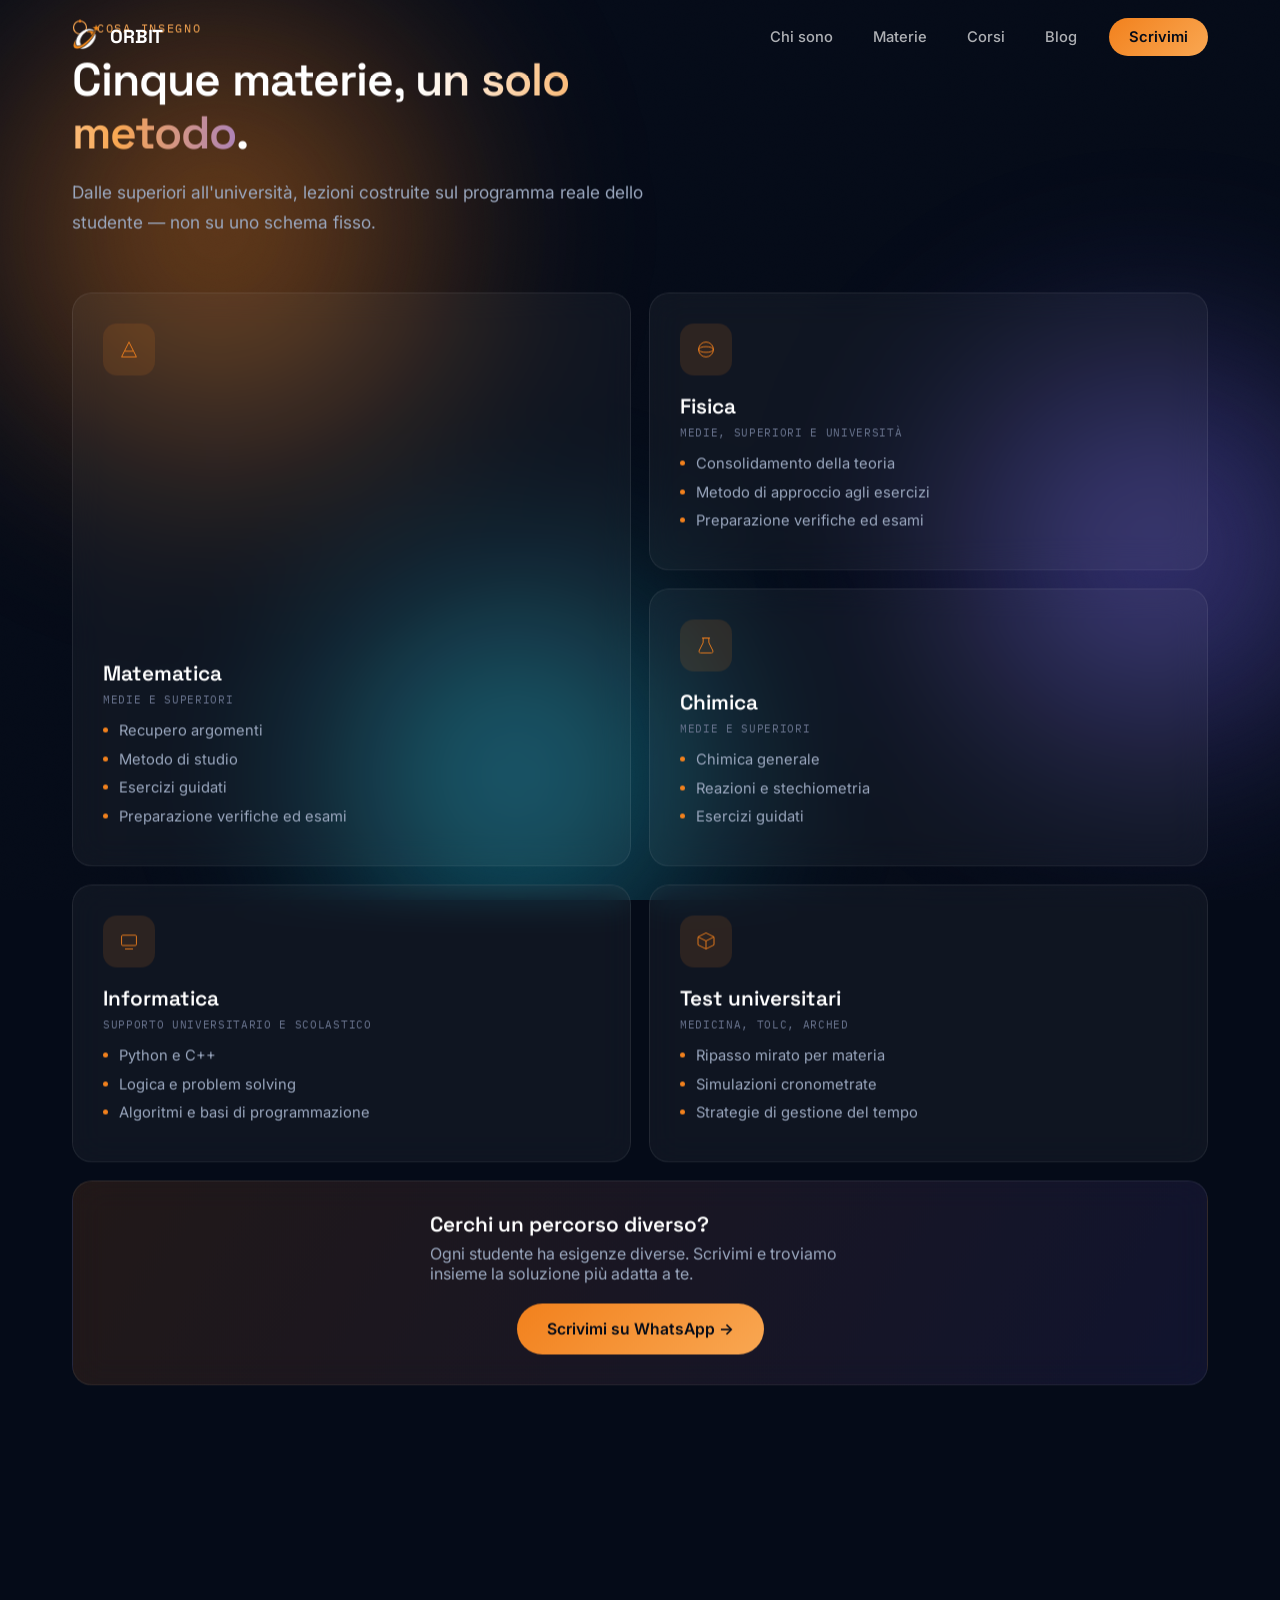
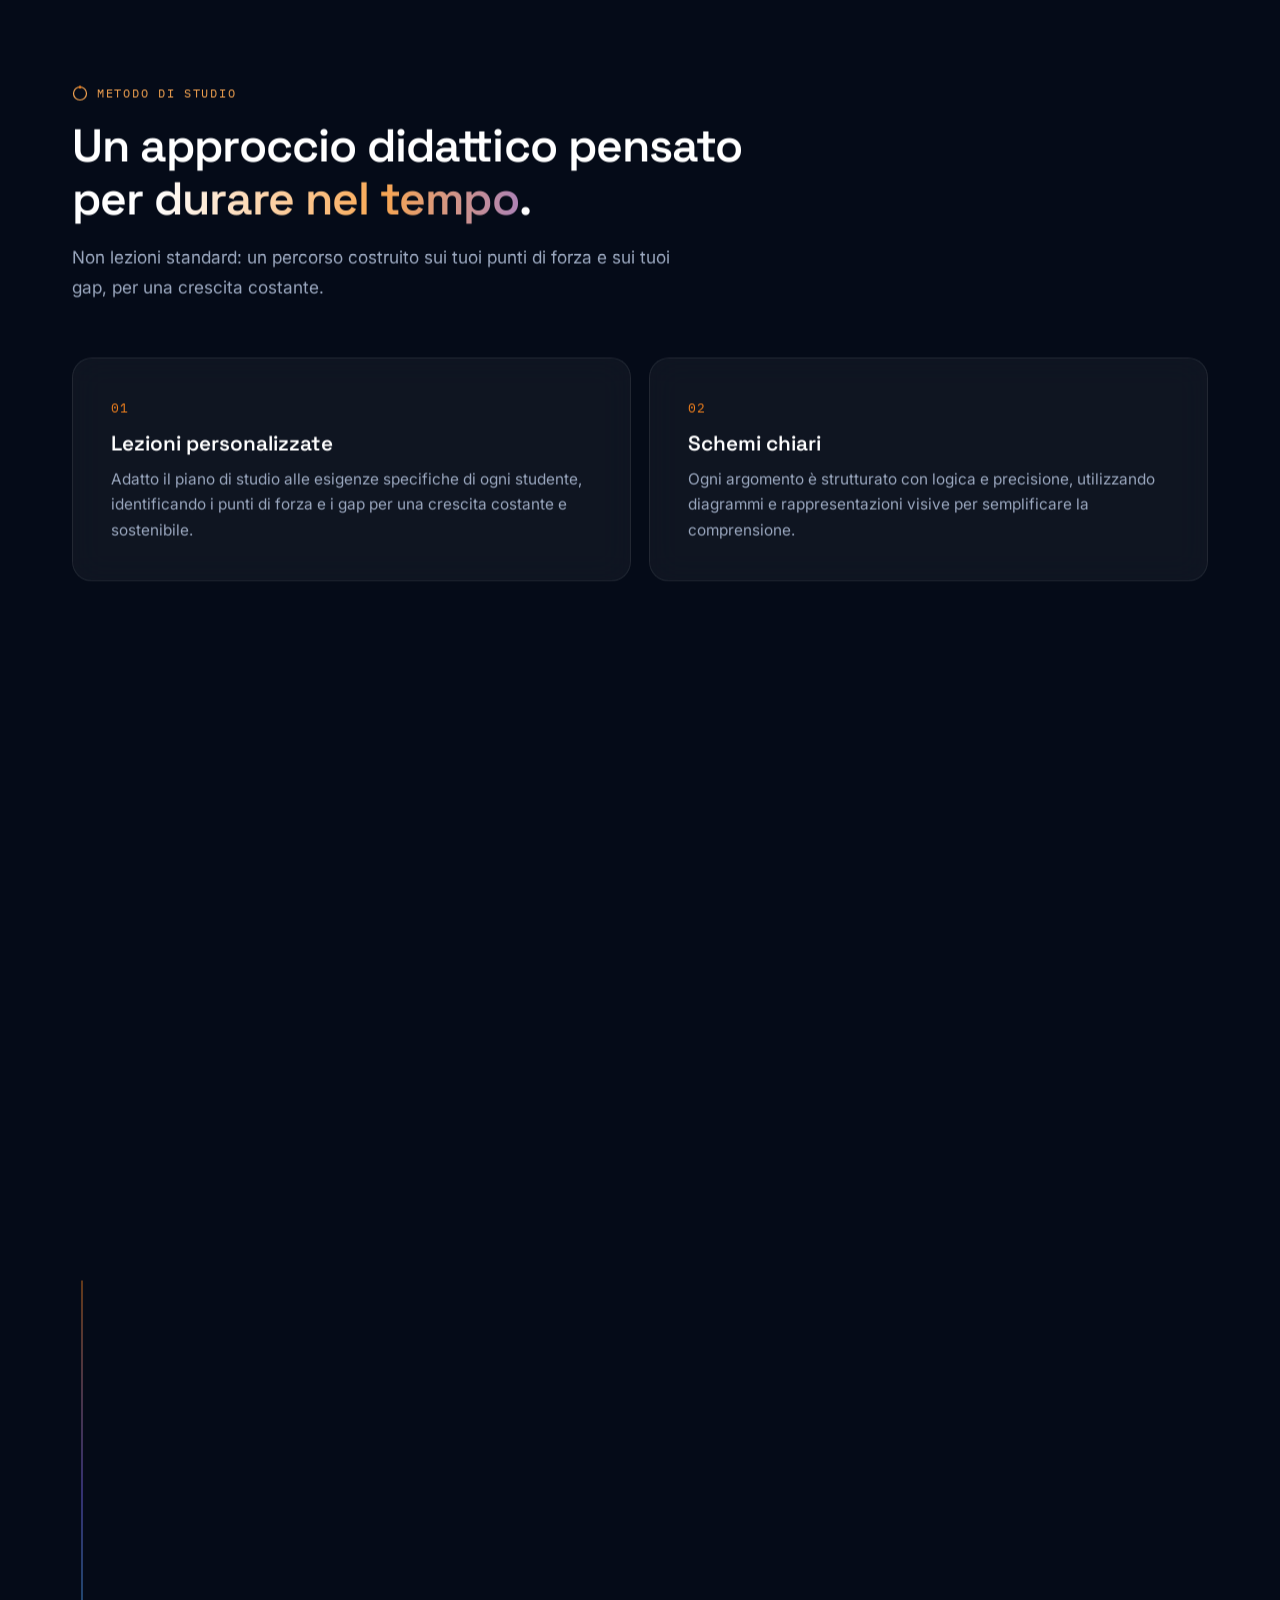
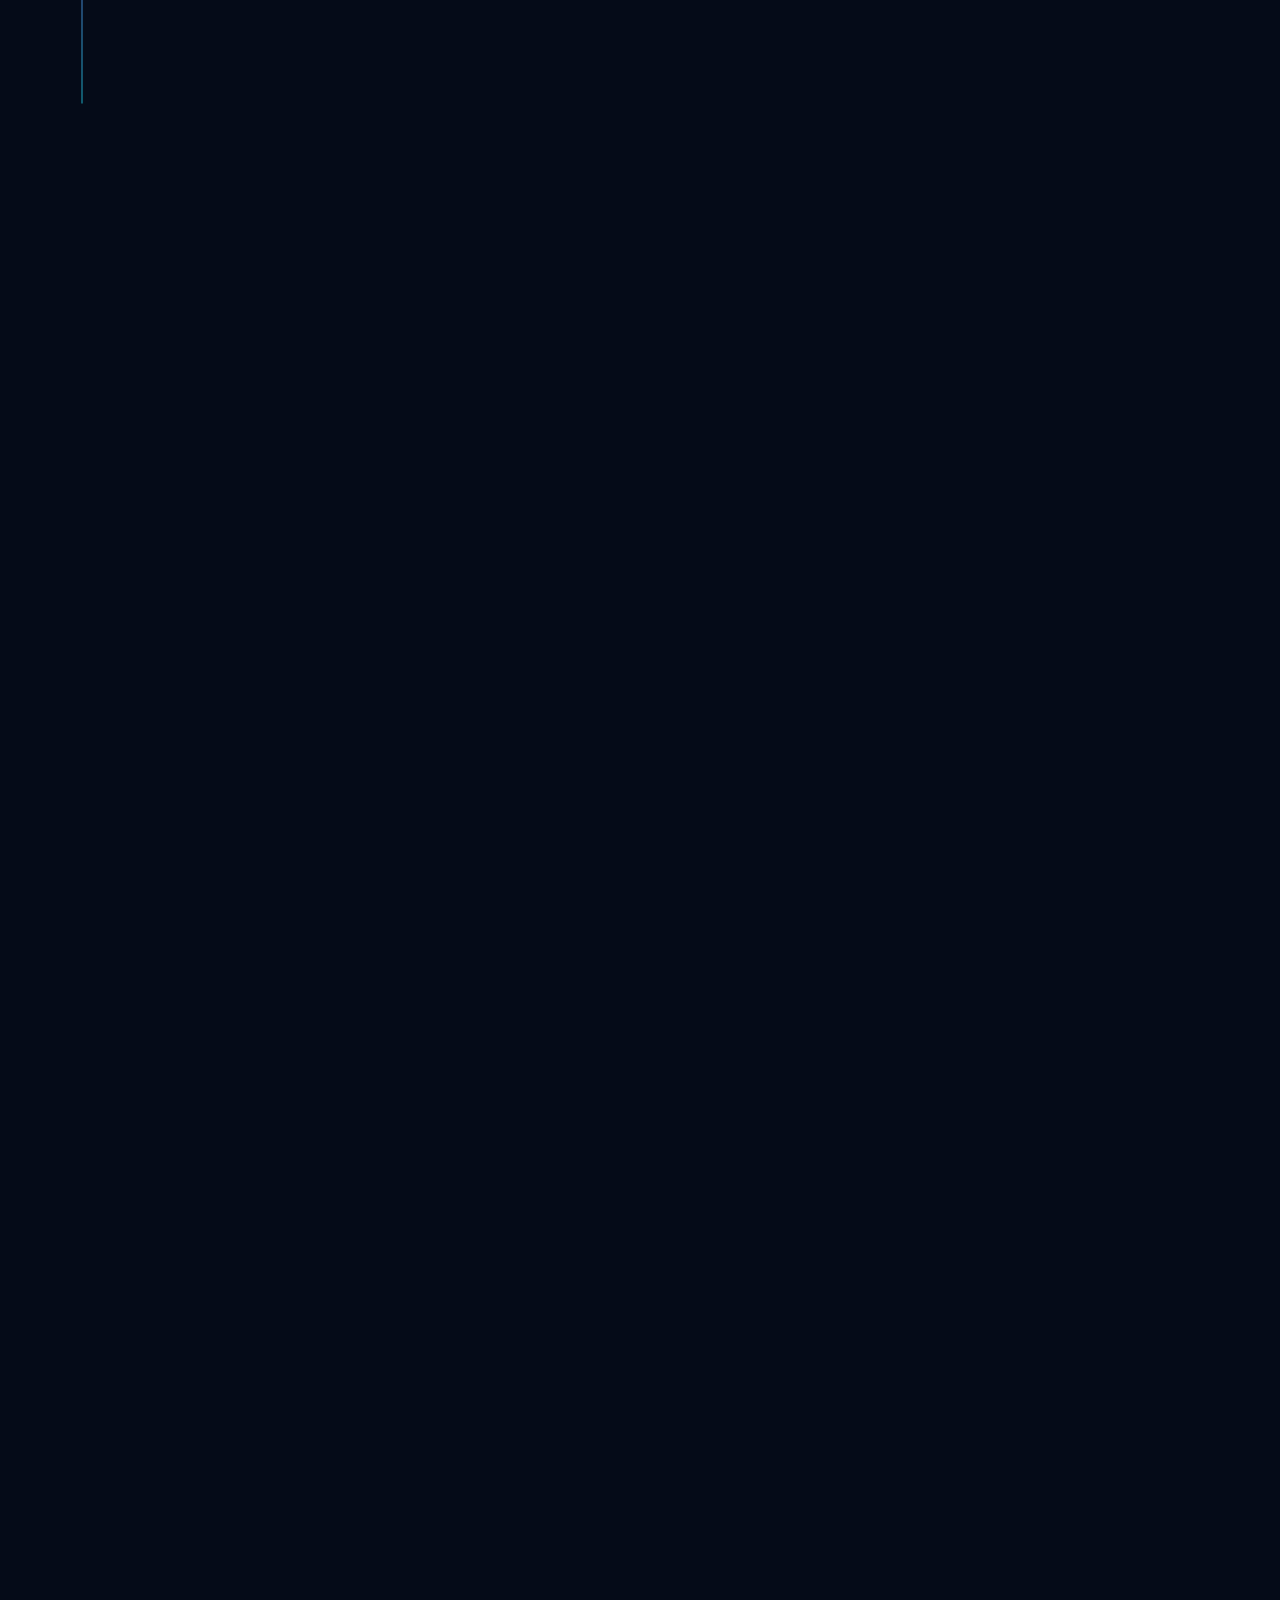
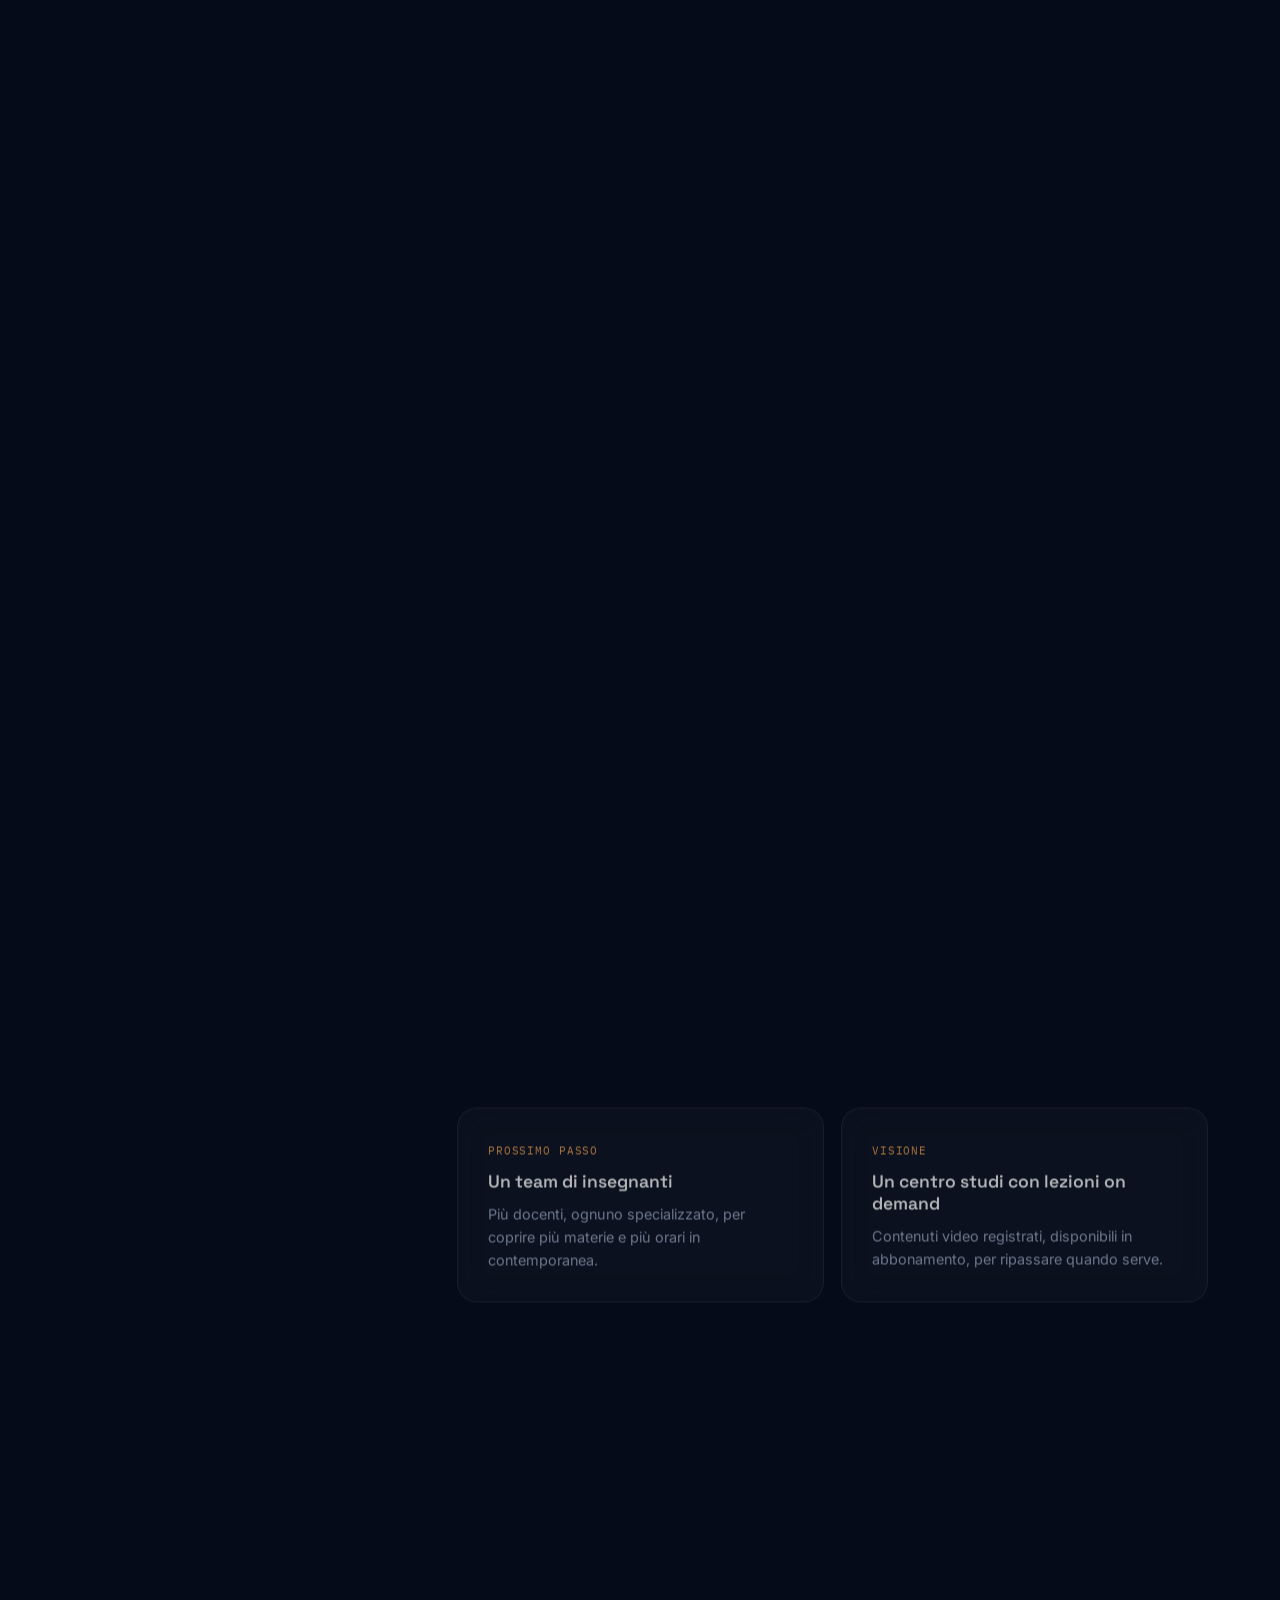
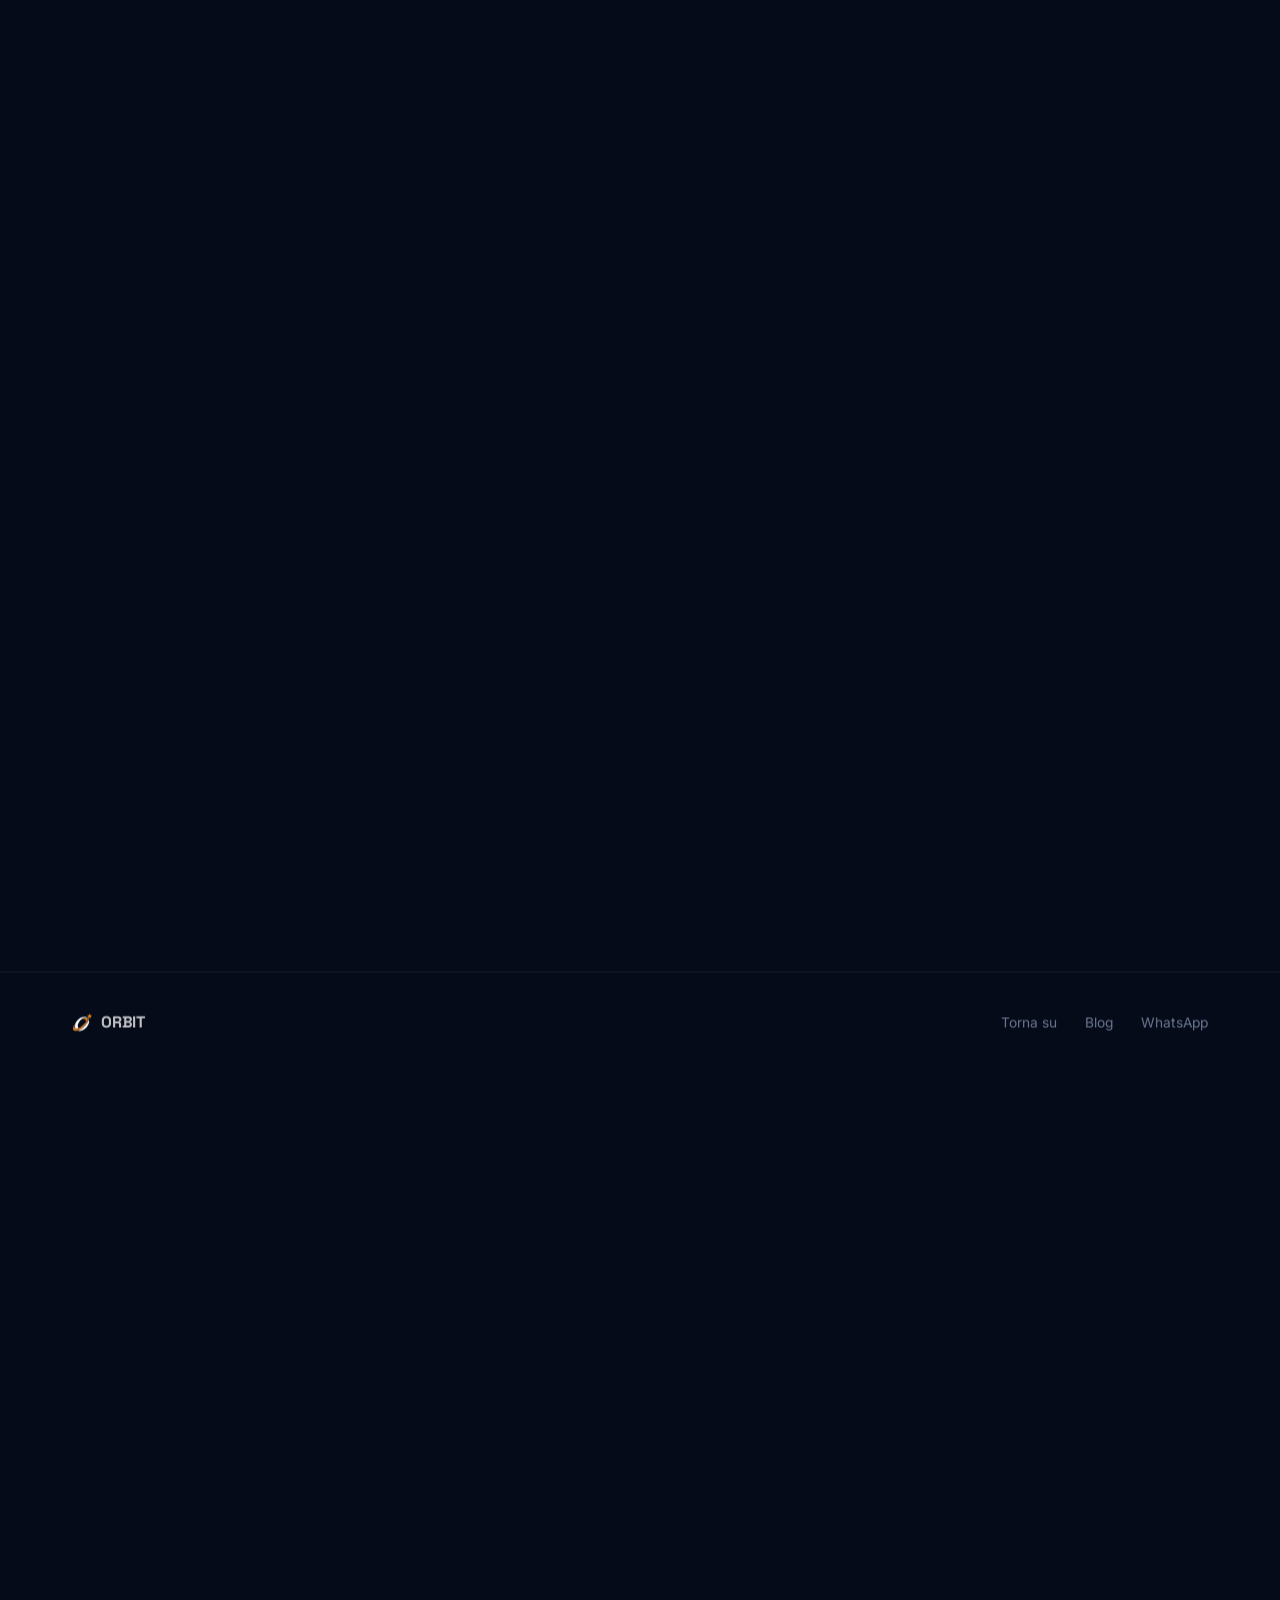
<file: index.html>
<!DOCTYPE html>
<html lang="it">
<head>
<!-- Google tag (gtag.js) -->
<script async src="https://www.googletagmanager.com/gtag/js?id=G-YY2LC22Q1R"></script>
<script>
  window.dataLayer = window.dataLayer || [];
  function gtag(){dataLayer.push(arguments);}
  gtag('js', new Date());
  gtag('config', 'G-YY2LC22Q1R');
</script>
<!-- Microsoft Clarity -->
<script type="text/javascript">
    (function(c,l,a,r,i,t,y){
        c[a]=c[a]||function(){(c[a].q=c[a].q||[]).push(arguments)};
        t=l.createElement(r);t.async=1;t.src="https://www.clarity.ms/tag/"+i;
        y=l.getElementsByTagName(r)[0];y.parentNode.insertBefore(t,y);
    })(window, document, "clarity", "script", "xrq9zhbsk7");
</script>
<meta charset="UTF-8">
<meta name="viewport" content="width=device-width, initial-scale=1.0">
<title>Orbit Ripetizioni — Matematica, Fisica, Chimica, Informatica | Milano</title>
<meta name="description" content="Lezioni private di matematica, fisica, chimica e informatica a Milano. Metodo ORBIT: domande guida, non soluzioni pronte.">
<link rel="preconnect" href="https://fonts.googleapis.com">
<link href="https://fonts.googleapis.com/css2?family=Space+Grotesk:wght@400;500;600;700&family=Inter:wght@400;500;600;700&family=IBM+Plex+Mono:wght@400;500&display=swap" rel="stylesheet">
<link rel="stylesheet" href="assets/css/v2.css">
</head>
<body>

<div id="mesh"><div class="blob blob-1"></div><div class="blob blob-2"></div><div class="blob blob-3"></div></div>
<div id="grain"></div>
<div id="cursor-glow"></div>
<div id="cursor-ring"></div>
<div id="cursor-dot"></div>
<div id="scroll-progress"></div>

<header>
  <nav>
    <a href="#hero" class="brand">
      <img src="assets/img/logo-mark.png" alt="" class="brand-mark">
      <span class="brand-word">ORBIT</span>
    </a>
    <div class="nav-links">
      <a href="#chi-sono">Chi sono</a>
      <a href="#materie">Materie</a>
      <a href="#corsi">Corsi</a>
      <a href="./blog/index.html">Blog</a>
      <a href="https://wa.me/393319241103" class="nav-cta magnetic">Scrivimi</a>
    </div>
    <button class="nav-toggle" aria-label="Menu"><span></span></button>
  </nav>
</header>

<div id="smooth-spacer"></div>
<div id="smooth-content">
<main>

<section id="hero">
  <div class="hero-kinetic" aria-hidden="true">
    <div class="hero-kinetic-track">
      <span>ORBIT&nbsp;·&nbsp;</span><span>ORBIT&nbsp;·&nbsp;</span><span>ORBIT&nbsp;·&nbsp;</span><span>ORBIT&nbsp;·&nbsp;</span>
    </div>
  </div>
  <svg class="hero-orbit-svg" viewBox="0 0 920 920">
    <defs>
      <linearGradient id="ringGradient" x1="0%" y1="0%" x2="100%" y2="100%">
        <stop offset="0%" stop-color="#F2811D"/>
        <stop offset="50%" stop-color="#7C6CF9"/>
        <stop offset="100%" stop-color="#22D3EE"/>
      </linearGradient>
    </defs>
    <circle class="orbit-star-core" cx="460" cy="460" r="5"></circle>
    <g class="orbit-rotate">
      <ellipse class="orbit-ring-line" cx="460" cy="460" rx="430" ry="430"></ellipse>
      <ellipse class="orbit-ring-line accent" cx="460" cy="460" rx="310" ry="310"></ellipse>
    </g>
    <g class="orbit-rotate reverse">
      <ellipse class="orbit-ring-line" cx="460" cy="460" rx="200" ry="200"></ellipse>
    </g>
    <circle class="planet-a" r="7">
      <animateMotion dur="16s" repeatCount="indefinite" path="M 890,460 A 430,430 0 1,1 30,460 A 430,430 0 1,1 890,460"></animateMotion>
    </circle>
    <circle class="planet-b" r="5">
      <animateMotion dur="10s" repeatCount="indefinite" path="M 770,460 A 310,310 0 1,0 150,460 A 310,310 0 1,0 770,460"></animateMotion>
    </circle>
    <circle class="planet-c" r="4">
      <animateMotion dur="6.5s" repeatCount="indefinite" path="M 660,460 A 200,200 0 1,1 260,460 A 200,200 0 1,1 660,460"></animateMotion>
    </circle>
  </svg>
  <div class="hero-inner">
    <span class="eyebrow reveal"><svg class="eyebrow-orbit" viewBox="0 0 16 16"><circle cx="8" cy="8" r="6.5" fill="none" stroke="currentColor" stroke-width="1.2"/><circle class="eyebrow-orbit-dot" cx="8" cy="1.7" r="1.4"/></svg>Milano · Online e in presenza</span>
    <h1 class="hero-title reveal">Non la solita ora di ripetizioni.<br>Un metodo pensato per <span class="gradient-text">farne a meno</span>.</h1>
    <p class="hero-sub reveal">Lezioni private di matematica, fisica, chimica e informatica. Dal recupero di un'insufficienza alla preparazione per i test universitari.</p>
    <div class="hero-ctas reveal">
      <a href="https://wa.me/393319241103" class="btn btn-primary magnetic">Scrivimi su WhatsApp →</a>
      <a href="#come-funziona" class="btn btn-glass magnetic">Come funziona</a>
    </div>
    <div class="hero-stats reveal-group">
      <div class="stat-chip glass reveal"><div class="stat-num" data-count="40+">0</div><div class="stat-label">studenti seguiti</div></div>
      <div class="stat-chip glass reveal"><div class="stat-num" data-count="5">0</div><div class="stat-label">anni di esperienza</div></div>
      <div class="stat-chip glass reveal"><div class="stat-num" data-count="4">0</div><div class="stat-label">materie coperte</div></div>
    </div>
    <div class="scroll-cue"><span class="line"></span>Scorri</div>
  </div>
</section>

<div class="marquee">
  <div class="marquee-track">
    <span>MATEMATICA <em>·</em> FISICA <em>·</em> CHIMICA <em>·</em> INFORMATICA <em>·</em> TEST UNIVERSITARI <em>·</em> PYTHON &amp; ROBOTICA <em>·</em></span>
    <span>MATEMATICA <em>·</em> FISICA <em>·</em> CHIMICA <em>·</em> INFORMATICA <em>·</em> TEST UNIVERSITARI <em>·</em> PYTHON &amp; ROBOTICA <em>·</em></span>
  </div>
</div>

<section id="chi-sono">
  <div class="wrap">
    <span class="eyebrow reveal"><svg class="eyebrow-orbit" viewBox="0 0 16 16"><circle cx="8" cy="8" r="6.5" fill="none" stroke="currentColor" stroke-width="1.2"/><circle class="eyebrow-orbit-dot" cx="8" cy="1.7" r="1.4"/></svg>Chi sono</span>
    <h2 class="section-title reveal">Non ti spiego solo la formula. Ti spiego <span class="gradient-text">perché funziona</span>.</h2>
    <div class="chisono-grid">
      <div class="photo-card reveal">
        <img src="assets/img/author-matteo.jpeg" alt="Matteo Casadei">
      </div>
      <div class="bio reveal">
        <p><strong>Sono Matteo Casadei</strong>, 23 anni, laureato in Fisica. Faccio ripetizioni da quando ne avevo 18: nel frattempo ho seguito studenti di ogni indirizzo — scientifico, classico, linguistico, artistico, professionale — e universitari alle prese con i primi esami tecnici.</p>
        <p>Il mio obiettivo è semplice: far capire davvero gli argomenti, trasformando la comprensione in risultati concreti. Non si tratta di imparare a memoria, ma di ragionare — per questo lavoro molto sugli errori, non solo sulle regole: è lì che si vede cosa non è ancora chiaro.</p>
        <div class="mini-stats">
          <div><div class="mini-stat-num">40+</div><div class="mini-stat-label">Studenti seguiti</div></div>
          <div><div class="mini-stat-num">Tutti</div><div class="mini-stat-label">gli indirizzi di scuola</div></div>
          <div><div class="mini-stat-num">+ Uni</div><div class="mini-stat-label">Anche esami universitari</div></div>
        </div>
      </div>
    </div>
  </div>
</section>

<section id="materie">
  <div class="wrap">
    <span class="eyebrow reveal"><svg class="eyebrow-orbit" viewBox="0 0 16 16"><circle cx="8" cy="8" r="6.5" fill="none" stroke="currentColor" stroke-width="1.2"/><circle class="eyebrow-orbit-dot" cx="8" cy="1.7" r="1.4"/></svg>Cosa insegno</span>
    <h2 class="section-title reveal">Cinque materie, <span class="gradient-text">un solo metodo</span>.</h2>
    <p class="section-lede reveal">Dalle superiori all'università, lezioni costruite sul programma reale dello studente — non su uno schema fisso.</p>
    <div class="bento-grid reveal-group">
      <div class="glass bento-a reveal">
        <div class="subject-icon-wrap"><svg width="24" height="24" viewBox="0 0 42 42" fill="none"><path d="M8 34L21 8L34 34H8Z" stroke="#F2811D" stroke-width="1.6" stroke-linejoin="round"/><path d="M14 24H28" stroke="#F2811D" stroke-width="1.6"/></svg></div>
        <div>
          <h3>Matematica</h3>
          <span class="subject-level">Medie e superiori</span>
          <ul><li>Recupero argomenti</li><li>Metodo di studio</li><li>Esercizi guidati</li><li>Preparazione verifiche ed esami</li></ul>
        </div>
      </div>
      <div class="glass bento-b reveal">
        <div class="subject-icon-wrap"><svg width="24" height="24" viewBox="0 0 42 42" fill="none"><circle cx="21" cy="21" r="13" stroke="#F2811D" stroke-width="1.6"/><ellipse cx="21" cy="21" rx="13" ry="5" stroke="#F2811D" stroke-width="1.6"/></svg></div>
        <div>
          <h3>Fisica</h3>
          <span class="subject-level">Medie, superiori e università</span>
          <ul><li>Consolidamento della teoria</li><li>Metodo di approccio agli esercizi</li><li>Preparazione verifiche ed esami</li></ul>
        </div>
      </div>
      <div class="glass bento-c reveal">
        <div class="subject-icon-wrap"><svg width="24" height="24" viewBox="0 0 42 42" fill="none"><path d="M16 8H26V16L33 30C34 32 32.5 34 30.5 34H11.5C9.5 34 8 32 9 30L16 16V8Z" stroke="#F2811D" stroke-width="1.6" stroke-linejoin="round"/><path d="M14 8H28" stroke="#F2811D" stroke-width="1.6"/></svg></div>
        <div>
          <h3>Chimica</h3>
          <span class="subject-level">Medie e superiori</span>
          <ul><li>Chimica generale</li><li>Reazioni e stechiometria</li><li>Esercizi guidati</li></ul>
        </div>
      </div>
      <div class="glass bento-d reveal">
        <div class="subject-icon-wrap"><svg width="24" height="24" viewBox="0 0 42 42" fill="none"><rect x="8" y="10" width="26" height="18" rx="2" stroke="#F2811D" stroke-width="1.6"/><path d="M14 34H28" stroke="#F2811D" stroke-width="1.6"/></svg></div>
        <div>
          <h3>Informatica</h3>
          <span class="subject-level">Supporto universitario e scolastico</span>
          <ul><li>Python e C++</li><li>Logica e problem solving</li><li>Algoritmi e basi di programmazione</li></ul>
        </div>
      </div>
      <div class="glass bento-e reveal">
        <div class="subject-icon-wrap"><svg width="24" height="24" viewBox="0 0 42 42" fill="none"><path d="M21 6L35 13V27L21 34L7 27V13L21 6Z" stroke="#F2811D" stroke-width="1.6" stroke-linejoin="round"/><path d="M21 20V34M21 20L7 13M21 20L35 13" stroke="#F2811D" stroke-width="1.6"/></svg></div>
        <div>
          <h3>Test universitari</h3>
          <span class="subject-level">Medicina, TOLC, ARCHED</span>
          <ul><li>Ripasso mirato per materia</li><li>Simulazioni cronometrate</li><li>Strategie di gestione del tempo</li></ul>
        </div>
      </div>
      <div class="glass bento-cta reveal">
        <div>
          <h3 style="margin-top:0;">Cerchi un percorso diverso?</h3>
          <p style="color:var(--slate); max-width:420px;">Ogni studente ha esigenze diverse. Scrivimi e troviamo insieme la soluzione più adatta a te.</p>
        </div>
        <a href="https://wa.me/393319241103" class="btn btn-primary magnetic">Scrivimi su WhatsApp →</a>
      </div>
    </div>
  </div>
</section>

<section id="metodo">
  <div class="wrap">
    <span class="eyebrow reveal"><svg class="eyebrow-orbit" viewBox="0 0 16 16"><circle cx="8" cy="8" r="6.5" fill="none" stroke="currentColor" stroke-width="1.2"/><circle class="eyebrow-orbit-dot" cx="8" cy="1.7" r="1.4"/></svg>Metodo di studio</span>
    <h2 class="section-title reveal">Un approccio didattico pensato per <span class="gradient-text">durare nel tempo</span>.</h2>
    <p class="section-lede reveal">Non lezioni standard: un percorso costruito sui tuoi punti di forza e sui tuoi gap, per una crescita costante.</p>
    <div class="metodo-grid reveal-group">
      <div class="glass metodo-card reveal"><span class="num">01</span><h3>Lezioni personalizzate</h3><p>Adatto il piano di studio alle esigenze specifiche di ogni studente, identificando i punti di forza e i gap per una crescita costante e sostenibile.</p></div>
      <div class="glass metodo-card reveal"><span class="num">02</span><h3>Schemi chiari</h3><p>Ogni argomento è strutturato con logica e precisione, utilizzando diagrammi e rappresentazioni visive per semplificare la comprensione.</p></div>
      <div class="glass metodo-card reveal"><span class="num">03</span><h3>Esercizi mirati</h3><p>Pratiche mirate per la preparazione di verifiche ed esami, focalizzate su tipologie di domande frequenti e problemi complessi.</p></div>
      <div class="glass metodo-card reveal"><span class="num">04</span><h3>Approccio semplice</h3><p>Un metodo rigoroso ma accessibile, che elimina la complessità e mette al centro la comprensione profonda dei concetti fondamentali.</p></div>
    </div>
  </div>
</section>

<section id="come-funziona">
  <div class="wrap">
    <span class="eyebrow reveal"><svg class="eyebrow-orbit" viewBox="0 0 16 16"><circle cx="8" cy="8" r="6.5" fill="none" stroke="currentColor" stroke-width="1.2"/><circle class="eyebrow-orbit-dot" cx="8" cy="1.7" r="1.4"/></svg>Come funziona</span>
    <h2 class="section-title reveal">Tre passaggi, come un'orbita.</h2>
    <div class="timeline reveal-group">
      <div class="timeline-step reveal"><span class="step-num">01</span><h3>Mi scrivi</h3><p>Su WhatsApp mi racconti la materia, la classe e cosa ti serve — recupero, mantenimento o preparazione a un esame.</p></div>
      <div class="timeline-step reveal"><span class="step-num">02</span><h3>Definiamo il percorso</h3><p>Decidiamo insieme orari, frequenza e modalità: online o in presenza a Milano.</p></div>
      <div class="timeline-step reveal"><span class="step-num">03</span><h3>Iniziamo</h3><p>Prima lezione diagnostica per capire dove sei, poi lavoriamo sul programma reale che stai affrontando.</p></div>
    </div>
  </div>
</section>

<section id="genitori">
  <div class="wrap">
    <span class="eyebrow reveal"><svg class="eyebrow-orbit" viewBox="0 0 16 16"><circle cx="8" cy="8" r="6.5" fill="none" stroke="currentColor" stroke-width="1.2"/><circle class="eyebrow-orbit-dot" cx="8" cy="1.7" r="1.4"/></svg>Per i genitori</span>
    <h2 class="section-title reveal">"Non riesce con la matematica" non è mai <span class="gradient-text">il problema vero</span>.</h2>
    <div class="glass genitori-panel reveal">
      <p>Quasi sempre dietro un'insufficienza c'è un metodo di studio che non si è mai adattato a come funziona davvero quella materia — non uno studente che "non è portato".</p>
      <p>Il mio lavoro parte dal capire dov'è il blocco reale, non dal rifare l'ennesima spiegazione uguale a quella sentita in classe. Vi aggiorno periodicamente sui progressi, così sapete esattamente a che punto siamo.</p>
    </div>
  </div>
</section>

<section id="corsi">
  <div class="wrap">
    <span class="eyebrow reveal"><svg class="eyebrow-orbit" viewBox="0 0 16 16"><circle cx="8" cy="8" r="6.5" fill="none" stroke="currentColor" stroke-width="1.2"/><circle class="eyebrow-orbit-dot" cx="8" cy="1.7" r="1.4"/></svg>Corsi</span>
    <h2 class="section-title reveal">Un formato per <span class="gradient-text">ogni esigenza</span>.</h2>
    <div class="courses-grid reveal-group">
      <div class="glass course-card reveal">
        <span class="course-tag">Individuali e personalizzate</span>
        <h3>Lezioni singole</h3>
        <div class="course-price">25€/h</div>
        <ul><li>Percorso mirato e continuo durante tutto l'anno</li><li>Recupero per settembre</li><li>Preparazione maturità</li><li>Preparazione esame di terza media</li><li>Preparazione esami universitari</li></ul>
      </div>
      <div class="glass course-card reveal">
        <span class="course-tag">Collaborazione e supporto</span>
        <h3>Lezioni di gruppo</h3>
        <div class="course-price">15€/h <span style="font-size:0.75rem;color:var(--slate-light);font-weight:400;">a testa</span></div>
        <ul><li>Minimo 3 partecipanti</li><li>Tutte le materie STEM</li><li>In presenza e online</li></ul>
      </div>
      <div class="glass course-card reveal">
        <span class="course-tag">Preparazione mirata</span>
        <h3>Test universitari</h3>
        <div class="course-price">28€/h</div>
        <ul><li>Test d'ingresso Medicina</li><li>TOLC-S, TOLC-I, TOLC-B</li><li>Test ARCHED</li></ul>
      </div>
      <div class="glass course-card reveal">
        <span class="course-tag">Arduino e coding</span>
        <h3>Python &amp; Robotica</h3>
        <div class="course-price">20€/h <span style="font-size:0.75rem;color:var(--slate-light);font-weight:400;">a testa</span></div>
        <ul><li>Minimo 3 partecipanti</li><li>Introduzione a Python</li><li>Introduzione ad Arduino</li><li>Come costruire un robot</li></ul>
      </div>
    </div>
    <p class="courses-note reveal">Hai bisogno di un percorso diverso? <a href="https://wa.me/393319241103">Scrivimi su WhatsApp</a> e troviamo insieme la soluzione più adatta.</p>

    <h3 class="section-title reveal" style="font-size:1.4rem; margin-top:64px;">Pacchetti a ore — più ore prenoti, meno paghi.</h3>
    <div class="packages-grid reveal-group">
      <div class="glass package-card reveal">
        <div class="package-hours">10 <span>ore</span></div>
        <div class="package-discount-badge">−10%</div>
        <div class="package-perhour">22,50€ <span>/ora</span></div>
        <div class="package-total">Totale: 225€</div>
      </div>
      <div class="glass package-card best reveal">
        <div class="package-hours">20 <span>ore</span></div>
        <div class="package-discount-badge">−15%</div>
        <div class="package-perhour">21,25€ <span>/ora</span></div>
        <div class="package-total">Totale: 425€</div>
      </div>
      <div class="glass package-card reveal">
        <div class="package-hours">25 <span>ore</span></div>
        <div class="package-discount-badge">−20%</div>
        <div class="package-perhour">20€ <span>/ora</span></div>
        <div class="package-total">Totale: 500€</div>
      </div>
    </div>
  </div>
</section>

<section id="testimonianze">
  <div class="wrap">
    <span class="eyebrow reveal"><svg class="eyebrow-orbit" viewBox="0 0 16 16"><circle cx="8" cy="8" r="6.5" fill="none" stroke="currentColor" stroke-width="1.2"/><circle class="eyebrow-orbit-dot" cx="8" cy="1.7" r="1.4"/></svg>Cosa dicono gli studenti</span>
    <h2 class="section-title reveal">Recensioni reali, <span class="gradient-text">da medie e superiori all'università</span>.</h2>
    <div class="testimonials-grid reveal-group">
      <div class="glass testimonial-card reveal">
        <div class="testimonial-mark">"</div>
        <p>Grazie alle spiegazioni chiare sono riuscito a recuperare il debito in matematica. Matteo è molto paziente e disponibile.</p>
        <div class="testimonial-meta"><div class="testimonial-name">Marco R.</div><div class="testimonial-role">Quinta superiore · Matematica</div></div>
      </div>
      <div class="glass testimonial-card reveal">
        <div class="testimonial-mark">"</div>
        <p>Matteo è un insegnante davvero ottimo: preparato, ma soprattutto capace di mettere lo studente a suo agio. Dopo la teoria fa sempre svolgere esercizi, così è più semplice chiarire i dubbi.</p>
        <div class="testimonial-meta"><div class="testimonial-name">Sara D.</div><div class="testimonial-role">Quarta superiore · Fisica</div></div>
      </div>
      <div class="glass testimonial-card reveal">
        <div class="testimonial-mark">"</div>
        <p>Forse il prof più bravo che abbia mai avuto. Ti segue, capisce sempre se c'è un dubbio ed è molto paziente. Non solo un ottimo insegnante, ma anche una gran persona.</p>
        <div class="testimonial-meta"><div class="testimonial-name">Paola D.</div><div class="testimonial-role">Terza media · Chimica</div></div>
      </div>
    </div>
  </div>
</section>

<section id="guide">
  <div class="wrap">
    <span class="eyebrow reveal"><svg class="eyebrow-orbit" viewBox="0 0 16 16"><circle cx="8" cy="8" r="6.5" fill="none" stroke="currentColor" stroke-width="1.2"/><circle class="eyebrow-orbit-dot" cx="8" cy="1.7" r="1.4"/></svg>Blog</span>
    <h2 class="section-title reveal">Approfondimenti su <span class="gradient-text">studio, esami e metodo</span>.</h2>
    <p class="section-lede reveal">Metodi di studio, esercizi commentati e curiosità su matematica, fisica, chimica e informatica.</p>
    <div class="glass blog-teaser reveal">
      <div>
        <h3>Il Metodo ORBIT: perché non ti do mai la soluzione subito</h3>
        <p>Come funziona davvero una lezione ORBIT: domande guida, tre modalità e la verifica di plausibilità.</p>
      </div>
      <a href="./blog/index.html" class="btn btn-primary magnetic">Vai al blog →</a>
    </div>
  </div>
</section>

<section id="visione">
  <div class="wrap">
    <span class="eyebrow reveal"><svg class="eyebrow-orbit" viewBox="0 0 16 16"><circle cx="8" cy="8" r="6.5" fill="none" stroke="currentColor" stroke-width="1.2"/><circle class="eyebrow-orbit-dot" cx="8" cy="1.7" r="1.4"/></svg>Il progetto Orbit</span>
    <h2 class="section-title reveal">Oggi sono io. <span class="gradient-text">L'idea è più grande.</span></h2>
    <p class="section-lede reveal">Orbit nasce come lezioni private, ma l'obiettivo è costruire qualcosa di più strutturato: un punto di riferimento per chi studia materie scientifiche, a qualsiasi livello.</p>
    <div class="roadmap reveal-group">
      <div class="glass roadmap-item reveal"><span class="roadmap-tag">Oggi</span><h4>Lezioni individuali e di gruppo</h4><p>Matematica, fisica, chimica, informatica, test universitari e Python &amp; Robotica — seguite direttamente da me.</p></div>
      <div class="glass roadmap-item future reveal"><span class="roadmap-tag">Prossimo passo</span><h4>Un team di insegnanti</h4><p>Più docenti, ognuno specializzato, per coprire più materie e più orari in contemporanea.</p></div>
      <div class="glass roadmap-item future reveal"><span class="roadmap-tag">Visione</span><h4>Un centro studi con lezioni on demand</h4><p>Contenuti video registrati, disponibili in abbonamento, per ripassare quando serve.</p></div>
    </div>
  </div>
</section>

<section id="contatti">
  <div class="wrap">
    <span class="eyebrow reveal"><svg class="eyebrow-orbit" viewBox="0 0 16 16"><circle cx="8" cy="8" r="6.5" fill="none" stroke="currentColor" stroke-width="1.2"/><circle class="eyebrow-orbit-dot" cx="8" cy="1.7" r="1.4"/></svg>Contatti e disponibilità</span>
    <h2 class="section-title reveal">Scrivimi e iniziamo dalla <span class="gradient-text">prima lezione</span>.</h2>
    <p class="section-lede reveal">Rispondo su WhatsApp di solito entro giornata, oppure compila il modulo qui accanto.</p>
    <div class="contatti-grid">
      <div class="glass contatti-panel reveal">
        <a href="https://wa.me/393319241103" class="btn btn-primary magnetic">Scrivimi su WhatsApp →</a>
        <div class="contact-meta">
          <div><div class="contact-meta-label">Dove</div><div class="contact-meta-val">Via Mac Mahon 45, Milano — in presenza od online</div></div>
          <div><div class="contact-meta-label">Contatto</div><div class="contact-meta-val">+39 331 924 1103 (WhatsApp)</div></div>
          <div><div class="contact-meta-label">Email</div><div class="contact-meta-val">ripetizioni.matteocasadei@gmail.com</div></div>
          <div><div class="contact-meta-label">Materie</div><div class="contact-meta-val">Matematica · Fisica · Chimica · Informatica</div></div>
        </div>
      </div>
      <form class="glass contact-form reveal" id="contact-form">
        <div class="form-row"><label for="f-name">Nome</label><input type="text" id="f-name" placeholder="Il tuo nome" required></div>
        <div class="form-row"><label for="f-email">Email</label><input type="email" id="f-email" placeholder="nome@email.com" required></div>
        <div class="form-row">
          <label>Materie di interesse</label>
          <div class="subject-checks">
            <label><input type="checkbox" name="materia" value="Matematica"> Matematica</label>
            <label><input type="checkbox" name="materia" value="Fisica"> Fisica</label>
            <label><input type="checkbox" name="materia" value="Chimica"> Chimica</label>
            <label><input type="checkbox" name="materia" value="Informatica"> Informatica</label>
          </div>
        </div>
        <div class="form-row"><label for="f-msg">Messaggio</label><textarea id="f-msg" rows="4" placeholder="Raccontami di cosa hai bisogno..." required></textarea></div>
        <button type="submit" class="form-submit">Invia richiesta</button>
        <p class="form-hint">Si aprirà il tuo programma email con il messaggio già pronto.</p>
      </form>
    </div>
  </div>
</section>

</main>

<footer>
  <div class="wrap footer-inner">
    <div class="footer-brand"><img src="assets/img/logo-mark.png" alt="" class="brand-mark"><span class="brand-word">ORBIT</span></div>
    <div class="footer-links">
      <a href="#hero">Torna su</a>
      <a href="./blog/index.html">Blog</a>
      <a href="https://wa.me/393319241103">WhatsApp</a>
    </div>
  </div>
</footer>
</div><!-- /#smooth-content -->

<script src="assets/js/v2.js"></script>
</body>
</html>
</file>
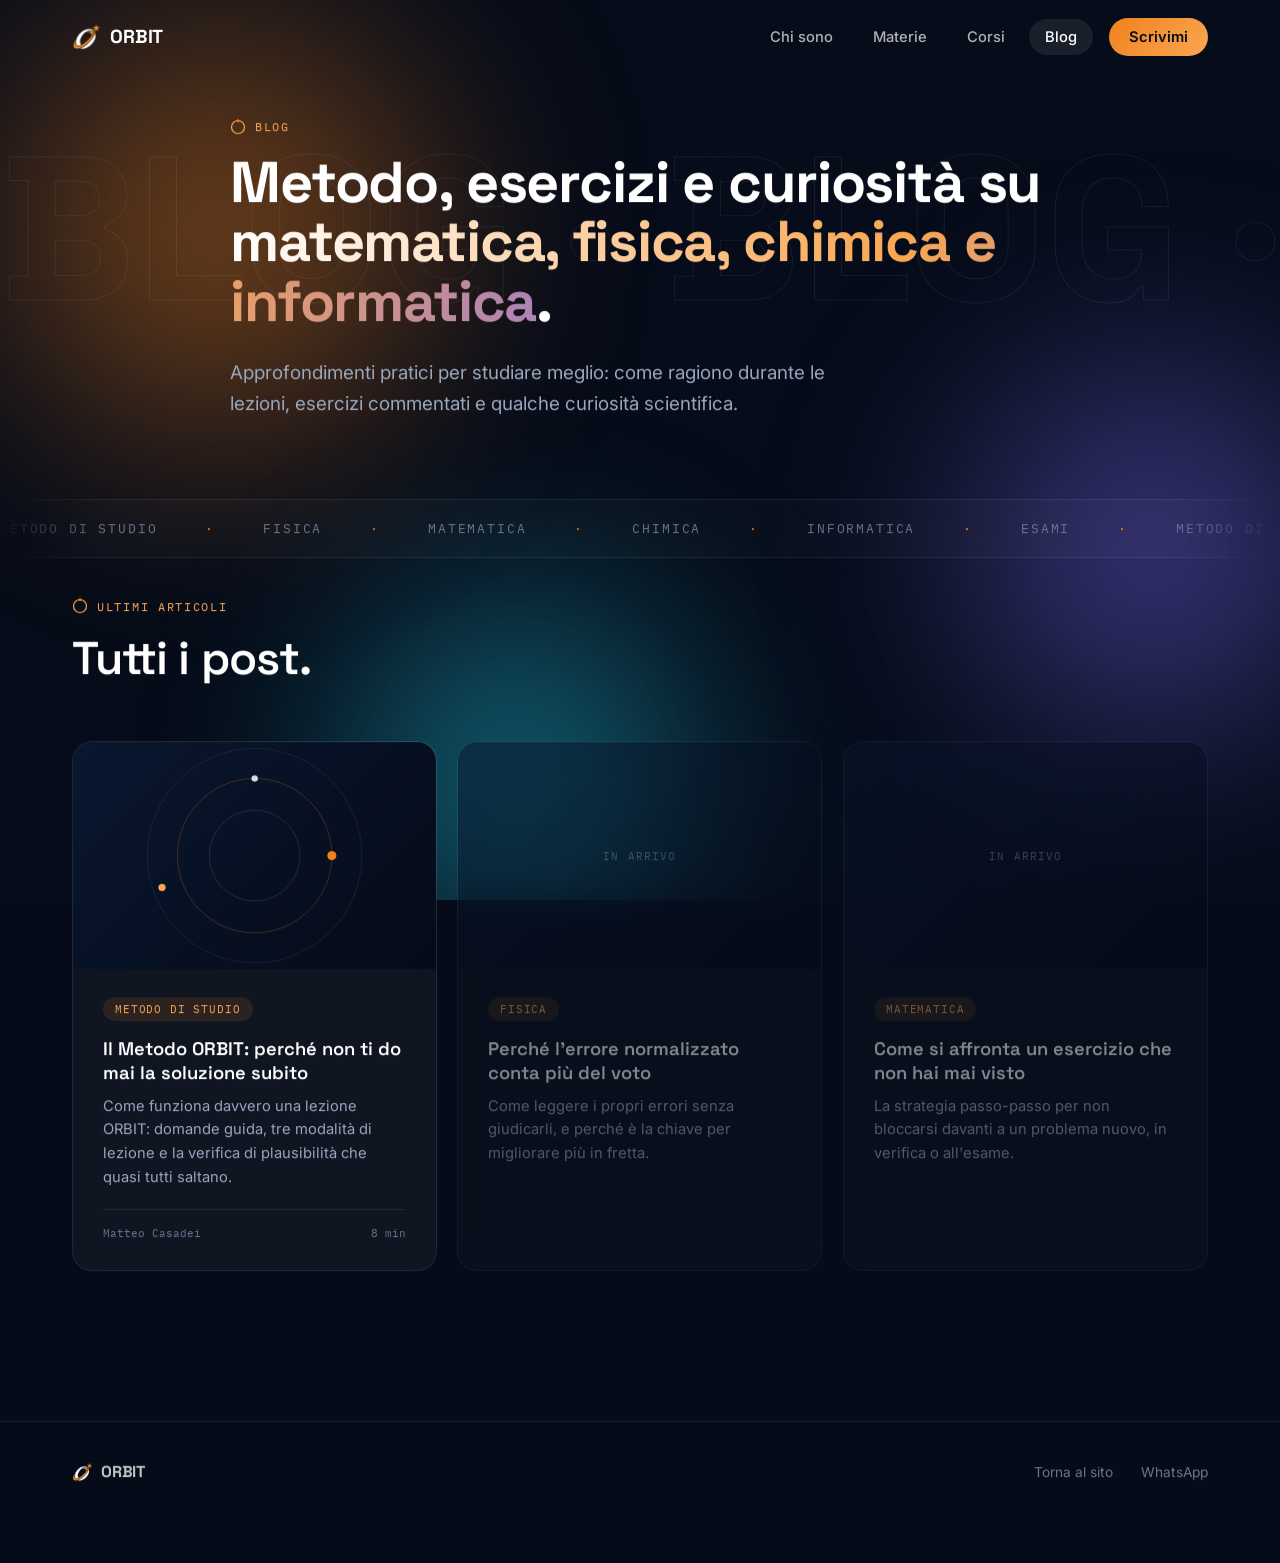
<file: blog/index.html>
<!DOCTYPE html>
<html lang="it">
<head>
<!-- Google tag (gtag.js) -->
<script async src="https://www.googletagmanager.com/gtag/js?id=G-YY2LC22Q1R"></script>
<script>
  window.dataLayer = window.dataLayer || [];
  function gtag(){dataLayer.push(arguments);}
  gtag('js', new Date());
  gtag('config', 'G-YY2LC22Q1R');
</script>
<!-- Microsoft Clarity -->
<script type="text/javascript">
    (function(c,l,a,r,i,t,y){
        c[a]=c[a]||function(){(c[a].q=c[a].q||[]).push(arguments)};
        t=l.createElement(r);t.async=1;t.src="https://www.clarity.ms/tag/"+i;
        y=l.getElementsByTagName(r)[0];y.parentNode.insertBefore(t,y);
    })(window, document, "clarity", "script", "xrq9zhbsk7");
</script>
<meta charset="UTF-8">
<meta name="viewport" content="width=device-width, initial-scale=1.0">
<title>Blog — Metodo di studio, fisica, matematica, chimica e informatica | Orbit Ripetizioni</title>
<meta name="description" content="Metodi di studio, approfondimenti e curiosità su matematica, fisica, chimica e informatica. Il blog di Orbit Ripetizioni, lezioni private a Milano.">
<link rel="preconnect" href="https://fonts.googleapis.com">
<link href="https://fonts.googleapis.com/css2?family=Space+Grotesk:wght@400;500;600;700&family=Inter:wght@400;500;600;700&family=IBM+Plex+Mono:wght@400;500&display=swap" rel="stylesheet">
<link rel="stylesheet" href="../assets/css/v2.css">
<link rel="stylesheet" href="../assets/css/v2-blog.css">
</head>
<body>

<div id="mesh"><div class="blob blob-1"></div><div class="blob blob-2"></div><div class="blob blob-3"></div></div>
<div id="grain"></div>
<div id="cursor-glow"></div>
<div id="cursor-ring"></div>
<div id="cursor-dot"></div>
<div id="scroll-progress"></div>

<header>
  <nav>
    <a href="../index.html#hero" class="brand">
      <img src="../assets/img/logo-mark.png" alt="" class="brand-mark">
      <span class="brand-word">ORBIT</span>
    </a>
    <div class="nav-links">
      <a href="../index.html#chi-sono">Chi sono</a>
      <a href="../index.html#materie">Materie</a>
      <a href="../index.html#corsi">Corsi</a>
      <a href="./index.html" class="active">Blog</a>
      <a href="https://wa.me/393319241103" class="nav-cta magnetic">Scrivimi</a>
    </div>
    <button class="nav-toggle" aria-label="Menu"><span></span></button>
  </nav>
</header>

<div id="smooth-spacer"></div>
<div id="smooth-content">
<main>

<section id="blog-header">
  <div class="hero-kinetic" aria-hidden="true">
    <div class="hero-kinetic-track">
      <span>BLOG&nbsp;·&nbsp;</span><span>BLOG&nbsp;·&nbsp;</span><span>BLOG&nbsp;·&nbsp;</span><span>BLOG&nbsp;·&nbsp;</span>
    </div>
  </div>
  <div class="wrap blog-header-inner">
    <span class="eyebrow reveal"><svg class="eyebrow-orbit" viewBox="0 0 16 16"><circle cx="8" cy="8" r="6.5" fill="none" stroke="currentColor" stroke-width="1.2"/><circle class="eyebrow-orbit-dot" cx="8" cy="1.7" r="1.4"/></svg>Blog</span>
    <h1 class="hero-title reveal" style="font-size:clamp(2.2rem, 5vw, 3.6rem);">Metodo, esercizi e curiosità su <span class="gradient-text">matematica, fisica, chimica e informatica</span>.</h1>
    <p class="hero-sub reveal" style="max-width:620px;">Approfondimenti pratici per studiare meglio: come ragiono durante le lezioni, esercizi commentati e qualche curiosità scientifica.</p>
  </div>
</section>

<div class="marquee">
  <div class="marquee-track">
    <span>METODO DI STUDIO <em>·</em> FISICA <em>·</em> MATEMATICA <em>·</em> CHIMICA <em>·</em> INFORMATICA <em>·</em> ESAMI <em>·</em></span>
    <span>METODO DI STUDIO <em>·</em> FISICA <em>·</em> MATEMATICA <em>·</em> CHIMICA <em>·</em> INFORMATICA <em>·</em> ESAMI <em>·</em></span>
  </div>
</div>

<section id="post-list">
  <div class="wrap">
    <span class="eyebrow reveal"><svg class="eyebrow-orbit" viewBox="0 0 16 16"><circle cx="8" cy="8" r="6.5" fill="none" stroke="currentColor" stroke-width="1.2"/><circle class="eyebrow-orbit-dot" cx="8" cy="1.7" r="1.4"/></svg>Ultimi articoli</span>
    <h2 class="section-title reveal">Tutti i post.</h2>
    <div class="post-grid reveal-group">

      <a href="./il-metodo-orbit-perche-non-ti-do-mai-la-soluzione-subito/index.html" class="glass post-card reveal">
        <div class="post-card-cover">
          <svg viewBox="0 0 400 250" width="100%" height="100%" preserveAspectRatio="xMidYMid slice">
            <circle cx="200" cy="125" r="50" fill="none" stroke="rgba(255,255,255,0.12)" stroke-width="1"></circle>
            <circle cx="200" cy="125" r="85" fill="none" stroke="rgba(242,129,29,0.28)" stroke-width="1"></circle>
            <circle cx="200" cy="125" r="118" fill="none" stroke="rgba(255,255,255,0.08)" stroke-width="1"></circle>
            <circle cx="285" cy="125" r="5" fill="#F2811D"></circle>
            <circle cx="200" cy="40" r="3.5" fill="#FFFFFF" opacity="0.85"></circle>
            <circle cx="98" cy="160" r="4" fill="#F9A752"></circle>
          </svg>
        </div>
        <div class="post-card-body">
          <span class="post-badge">Metodo di studio</span>
          <h3>Il Metodo ORBIT: perché non ti do mai la soluzione subito</h3>
          <p>Come funziona davvero una lezione ORBIT: domande guida, tre modalità di lezione e la verifica di plausibilità che quasi tutti saltano.</p>
          <div class="post-card-meta">
            <span>Matteo Casadei</span>
            <span>8 min</span>
          </div>
        </div>
      </a>

      <div class="glass post-card coming-soon reveal">
        <div class="post-card-cover"><span>In arrivo</span></div>
        <div class="post-card-body">
          <span class="post-badge">Fisica</span>
          <h3>Perché l'errore normalizzato conta più del voto</h3>
          <p>Come leggere i propri errori senza giudicarli, e perché è la chiave per migliorare più in fretta.</p>
        </div>
      </div>

      <div class="glass post-card coming-soon reveal">
        <div class="post-card-cover"><span>In arrivo</span></div>
        <div class="post-card-body">
          <span class="post-badge">Matematica</span>
          <h3>Come si affronta un esercizio che non hai mai visto</h3>
          <p>La strategia passo-passo per non bloccarsi davanti a un problema nuovo, in verifica o all'esame.</p>
        </div>
      </div>

    </div>
  </div>
</section>

</main>

<footer>
  <div class="wrap footer-inner">
    <div class="footer-brand"><img src="../assets/img/logo-mark.png" alt="" class="brand-mark"><span class="brand-word">ORBIT</span></div>
    <div class="footer-links">
      <a href="../index.html#hero">Torna al sito</a>
      <a href="https://wa.me/393319241103">WhatsApp</a>
    </div>
  </div>
</footer>
</div><!-- /#smooth-content -->

<script src="../assets/js/v2.js"></script>
</body>
</html>
</file>
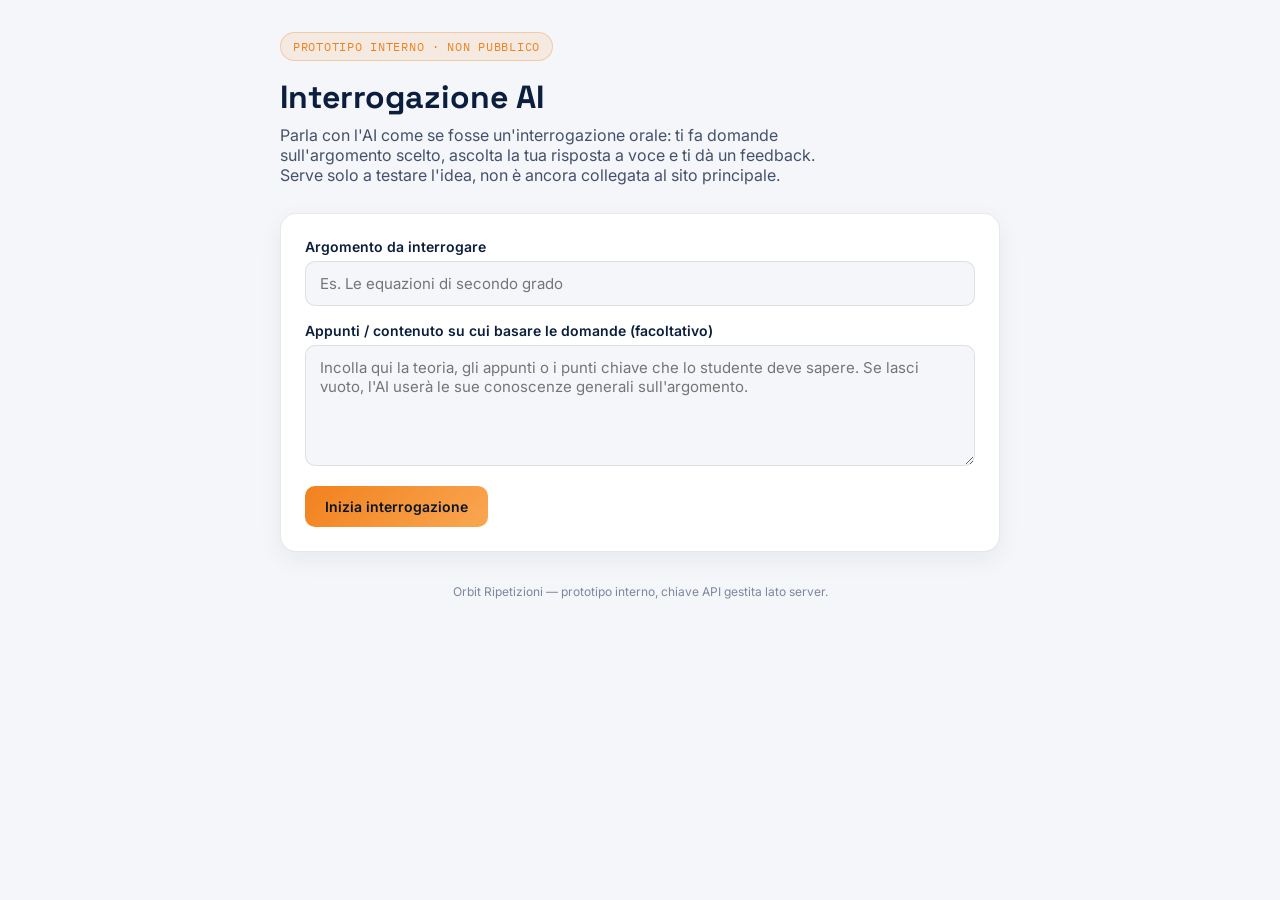
<file: quiz-ai/index.html>
<!DOCTYPE html>
<html lang="it">
<head>
<meta charset="UTF-8">
<meta name="viewport" content="width=device-width, initial-scale=1.0">
<title>Orbit — Interrogazione AI (prototipo)</title>
<link rel="preconnect" href="https://fonts.googleapis.com">
<link href="https://fonts.googleapis.com/css2?family=Space+Grotesk:wght@500;600;700&family=Inter:wght@400;500;600&family=IBM+Plex+Mono:wght@400;500&display=swap" rel="stylesheet">
<style>
  :root{
    --navy: #0B1E3D;
    --navy-deep: #071527;
    --navy-mid: #12294D;
    --orange: #F2811D;
    --orange-soft: #F9A752;
    --white: #FFFFFF;
    --paper: #F4F6F9;
    --slate: #45516B;
    --slate-light: #7C879E;
    --line: rgba(11,30,61,0.1);
    --display: 'Space Grotesk', sans-serif;
    --body: 'Inter', sans-serif;
    --mono: 'IBM Plex Mono', monospace;
  }
  *{margin:0;padding:0;box-sizing:border-box;}
  body{
    font-family: var(--body);
    background: var(--paper);
    color: var(--navy);
    min-height:100vh;
    display:flex;
    justify-content:center;
    padding:32px 16px 80px;
  }
  .app{
    width:100%;
    max-width:720px;
  }
  .badge{
    display:inline-flex;
    align-items:center;
    gap:8px;
    font-family:var(--mono);
    font-size:12px;
    letter-spacing:0.06em;
    text-transform:uppercase;
    color:var(--orange);
    background:rgba(242,129,29,0.1);
    border:1px solid rgba(242,129,29,0.3);
    padding:6px 12px;
    border-radius:999px;
    margin-bottom:16px;
  }
  h1{
    font-family:var(--display);
    font-size:clamp(24px,4vw,32px);
    margin-bottom:8px;
  }
  p.lede{
    color:var(--slate);
    margin-bottom:28px;
    max-width:56ch;
  }
  .card{
    background:var(--white);
    border:1px solid var(--line);
    border-radius:16px;
    padding:24px;
    margin-bottom:20px;
    box-shadow:0 8px 24px rgba(11,30,61,0.06);
  }
  label{
    display:block;
    font-weight:600;
    font-size:14px;
    margin-bottom:6px;
  }
  input[type=text], textarea{
    width:100%;
    font-family:var(--body);
    font-size:15px;
    padding:12px 14px;
    border:1px solid var(--line);
    border-radius:10px;
    background:var(--paper);
    color:var(--navy);
    resize:vertical;
  }
  input[type=text]:focus, textarea:focus{
    outline:2px solid var(--orange-soft);
    outline-offset:1px;
  }
  .field{margin-bottom:16px;}
  .field:last-child{margin-bottom:0;}
  .row{display:flex; gap:12px; flex-wrap:wrap;}
  button{
    font-family:var(--body);
    font-weight:600;
    font-size:14px;
    border:none;
    border-radius:10px;
    padding:12px 20px;
    cursor:pointer;
    transition:transform 0.15s ease, box-shadow 0.15s ease;
  }
  button:disabled{opacity:0.5; cursor:not-allowed;}
  .btn-primary{
    background:linear-gradient(135deg, var(--orange), var(--orange-soft));
    color:var(--navy-deep);
  }
  .btn-primary:hover:not(:disabled){transform:translateY(-1px); box-shadow:0 8px 20px rgba(242,129,29,0.35);}
  .btn-ghost{
    background:transparent;
    color:var(--navy);
    border:1px solid var(--line);
  }
  .btn-ghost:hover:not(:disabled){background:var(--paper);}
  #status{
    font-family:var(--mono);
    font-size:13px;
    color:var(--slate);
    margin-bottom:16px;
    display:flex;
    align-items:center;
    gap:8px;
  }
  .dot{
    width:8px;height:8px;border-radius:50%;
    background:var(--slate-light);
  }
  .dot.listening{background:#2E9E5B; animation:pulse 1s infinite;}
  .dot.speaking{background:var(--orange); animation:pulse 1s infinite;}
  @keyframes pulse{
    0%,100%{opacity:1;}
    50%{opacity:0.3;}
  }
  #transcript{
    display:flex;
    flex-direction:column;
    gap:12px;
    max-height:420px;
    overflow-y:auto;
    padding-right:4px;
  }
  .msg{
    padding:12px 14px;
    border-radius:12px;
    font-size:14px;
    line-height:1.5;
    max-width:88%;
  }
  .msg.ai{
    background:var(--navy-deep);
    color:var(--white);
    align-self:flex-start;
    border-bottom-left-radius:2px;
  }
  .msg.student{
    background:var(--orange);
    color:var(--navy-deep);
    align-self:flex-end;
    border-bottom-right-radius:2px;
  }
  .hidden{display:none !important;}
  .warn{
    font-size:13px;
    color:#B23B1E;
    background:rgba(178,59,30,0.08);
    border:1px solid rgba(178,59,30,0.25);
    padding:10px 12px;
    border-radius:10px;
    margin-bottom:16px;
  }
  footer{
    margin-top:32px;
    font-size:12px;
    color:var(--slate-light);
    text-align:center;
  }
</style>
</head>
<body>
<div class="app">
  <span class="badge">Prototipo interno · non pubblico</span>
  <h1>Interrogazione AI</h1>
  <p class="lede">Parla con l'AI come se fosse un'interrogazione orale: ti fa domande sull'argomento scelto, ascolta la tua risposta a voce e ti dà un feedback. Serve solo a testare l'idea, non è ancora collegata al sito principale.</p>

  <div id="browser-warning" class="warn hidden">
    Il tuo browser non supporta il riconoscimento vocale integrato (funziona su Chrome/Edge desktop e Android). Puoi comunque scrivere le risposte nel campo di testo qui sotto.
  </div>

  <div class="card" id="setup-card">
    <div class="field">
      <label for="topic">Argomento da interrogare</label>
      <input type="text" id="topic" placeholder="Es. Le equazioni di secondo grado">
    </div>
    <div class="field">
      <label for="notes">Appunti / contenuto su cui basare le domande (facoltativo)</label>
      <textarea id="notes" rows="5" placeholder="Incolla qui la teoria, gli appunti o i punti chiave che lo studente deve sapere. Se lasci vuoto, l'AI userà le sue conoscenze generali sull'argomento."></textarea>
    </div>
    <div class="field">
      <button class="btn-primary" id="start-btn">Inizia interrogazione</button>
    </div>
  </div>

  <div class="card hidden" id="session-card">
    <div id="status"><span class="dot" id="status-dot"></span><span id="status-text">Pronto</span></div>
    <div id="transcript"></div>
    <div class="row" style="margin-top:16px;">
      <input type="text" id="manual-answer" placeholder="Scrivi qui la risposta se il microfono non funziona" style="flex:1; min-width:200px;">
      <button class="btn-ghost" id="send-manual">Invia</button>
    </div>
    <div class="row" style="margin-top:12px;">
      <button class="btn-ghost" id="mic-btn">🎤 Rispondi a voce</button>
      <button class="btn-ghost" id="stop-btn">Termina interrogazione</button>
    </div>
  </div>

  <footer>Orbit Ripetizioni — prototipo interno, chiave API gestita lato server.</footer>
</div>

<script>
(function(){
  const setupCard = document.getElementById('setup-card');
  const sessionCard = document.getElementById('session-card');
  const startBtn = document.getElementById('start-btn');
  const stopBtn = document.getElementById('stop-btn');
  const micBtn = document.getElementById('mic-btn');
  const sendManualBtn = document.getElementById('send-manual');
  const manualInput = document.getElementById('manual-answer');
  const transcriptEl = document.getElementById('transcript');
  const statusDot = document.getElementById('status-dot');
  const statusText = document.getElementById('status-text');
  const browserWarning = document.getElementById('browser-warning');

  const SpeechRecognitionImpl = window.SpeechRecognition || window.webkitSpeechRecognition;
  const speechRecognitionSupported = !!SpeechRecognitionImpl;
  if (!speechRecognitionSupported) {
    browserWarning.classList.remove('hidden');
    micBtn.disabled = true;
  }

  let recognizer = null;
  let messages = [];
  let italianVoice = null;

  function loadItalianVoice(){
    const voices = window.speechSynthesis ? window.speechSynthesis.getVoices() : [];
    italianVoice = voices.find(v => v.lang && v.lang.toLowerCase().startsWith('it')) || null;
  }
  if (window.speechSynthesis) {
    loadItalianVoice();
    window.speechSynthesis.onvoiceschanged = loadItalianVoice;
  }

  function setStatus(text, mode){
    statusText.textContent = text;
    statusDot.className = 'dot' + (mode ? ' ' + mode : '');
  }

  function addMessage(role, text){
    const div = document.createElement('div');
    div.className = 'msg ' + (role === 'assistant' ? 'ai' : 'student');
    div.textContent = text;
    transcriptEl.appendChild(div);
    transcriptEl.scrollTop = transcriptEl.scrollHeight;
  }

  function speak(text, onDone){
    if (!window.speechSynthesis) { if (onDone) onDone(); return; }
    const utter = new SpeechSynthesisUtterance(text);
    utter.lang = 'it-IT';
    if (italianVoice) utter.voice = italianVoice;
    utter.rate = 1;
    setStatus('L\'AI sta parlando…', 'speaking');
    utter.onend = () => {
      setStatus('In attesa della tua risposta', '');
      if (onDone) onDone();
    };
    utter.onerror = () => {
      setStatus('In attesa della tua risposta', '');
      if (onDone) onDone();
    };
    window.speechSynthesis.speak(utter);
  }

  async function askDeepSeek(){
    setStatus('L\'AI sta pensando alla prossima domanda…', '');
    startBtn.disabled = true;
    micBtn.disabled = !speechRecognitionSupported;
    try {
      const res = await fetch('/api/deepseek', {
        method: 'POST',
        headers: { 'Content-Type': 'application/json' },
        body: JSON.stringify({ messages }),
      });
      const data = await res.json();
      if (!res.ok) {
        setStatus('Errore: ' + (data.error || 'richiesta fallita'), '');
        return;
      }
      const reply = data.reply || '(nessuna risposta)';
      messages.push({ role: 'assistant', content: reply });
      addMessage('assistant', reply);
      speak(reply);
    } catch (err) {
      setStatus('Errore di rete: impossibile contattare il server', '');
    }
  }

  function sendStudentAnswer(text){
    if (!text || !text.trim()) return;
    messages.push({ role: 'user', content: text.trim() });
    addMessage('user', text.trim());
    askDeepSeek();
  }

  startBtn.addEventListener('click', () => {
    const topic = document.getElementById('topic').value.trim();
    const notes = document.getElementById('notes').value.trim();
    if (!topic) {
      alert('Scrivi prima l\'argomento da interrogare.');
      return;
    }
    const systemPrompt = [
      'Sei un professore che interroga oralmente uno studente delle superiori sull\'argomento: "' + topic + '".',
      notes ? 'Basa le domande principalmente su questi appunti/contenuti forniti dallo studente:\n' + notes : 'Non hai appunti specifici: usa le conoscenze standard del programma scolastico su questo argomento.',
      'Fai una sola domanda alla volta, in italiano, con un tono professionale ma incoraggiante.',
      'Dopo ogni risposta dello studente, valuta brevemente se è corretta o cosa manca, poi passa alla domanda successiva.',
      'Dopo circa 5 domande in totale, invece di fare un\'altra domanda dai una valutazione finale: un voto indicativo da 1 a 10 e un elenco puntato di 2-3 punti da ripassare.',
      'Tieni ogni tuo messaggio breve (max 4-5 frasi), perché verrà letto ad alta voce.',
    ].join('\n\n');

    messages = [{ role: 'system', content: systemPrompt }];
    setupCard.classList.add('hidden');
    sessionCard.classList.remove('hidden');
    askDeepSeek();
  });

  sendManualBtn.addEventListener('click', () => {
    const text = manualInput.value;
    manualInput.value = '';
    sendStudentAnswer(text);
  });
  manualInput.addEventListener('keydown', (e) => {
    if (e.key === 'Enter') sendManualBtn.click();
  });

  micBtn.addEventListener('click', () => {
    if (!speechRecognitionSupported) return;
    if (recognizer) { recognizer.stop(); return; }
    recognizer = new SpeechRecognitionImpl();
    recognizer.lang = 'it-IT';
    recognizer.interimResults = false;
    recognizer.maxAlternatives = 1;
    setStatus('Ti ascolto…', 'listening');
    micBtn.textContent = '⏹ Interrompi ascolto';
    recognizer.onresult = (event) => {
      const text = event.results[0][0].transcript;
      sendStudentAnswer(text);
    };
    recognizer.onerror = () => {
      setStatus('Non ho sentito bene, riprova o scrivi la risposta', '');
    };
    recognizer.onend = () => {
      recognizer = null;
      micBtn.textContent = '🎤 Rispondi a voce';
    };
    recognizer.start();
  });

  stopBtn.addEventListener('click', () => {
    if (window.speechSynthesis) window.speechSynthesis.cancel();
    if (recognizer) recognizer.stop();
    sessionCard.classList.add('hidden');
    setupCard.classList.remove('hidden');
    startBtn.disabled = false;
    messages = [];
    transcriptEl.innerHTML = '';
  });
})();
</script>
</body>
</html>
</file>
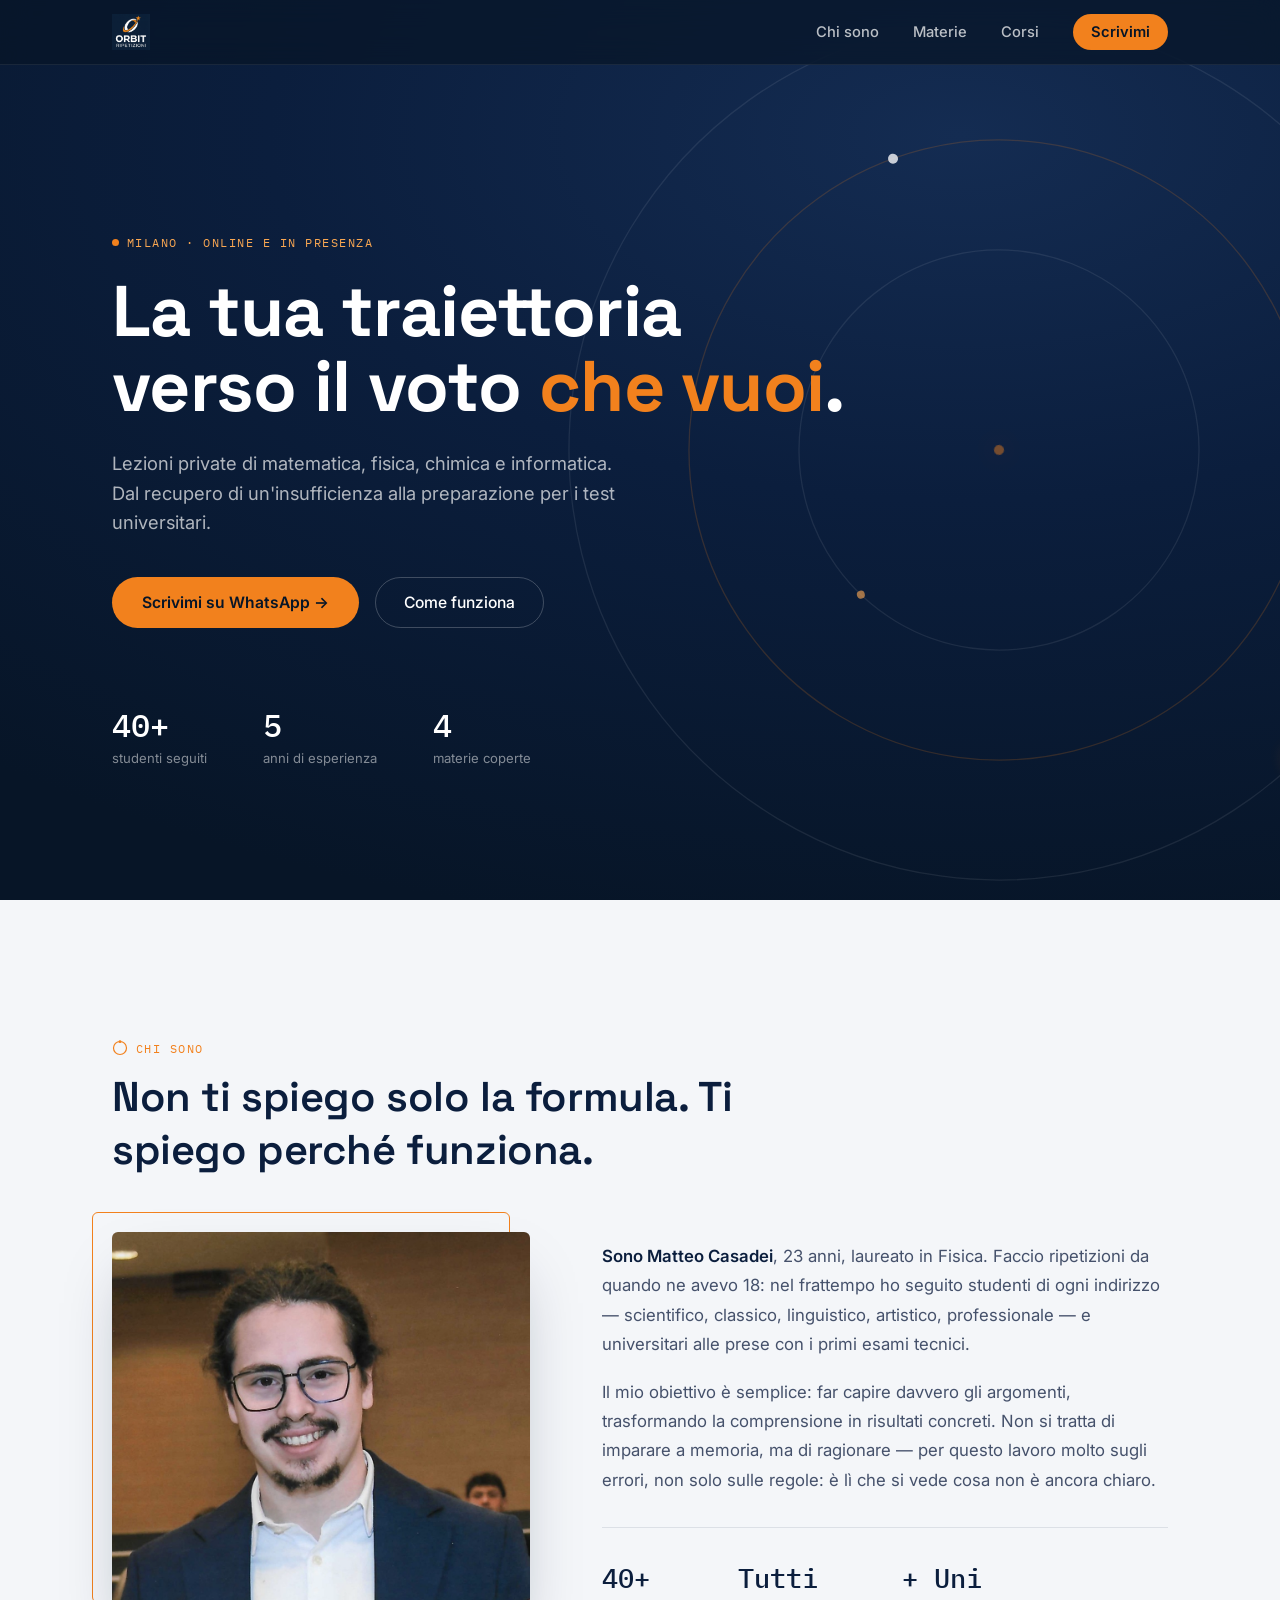
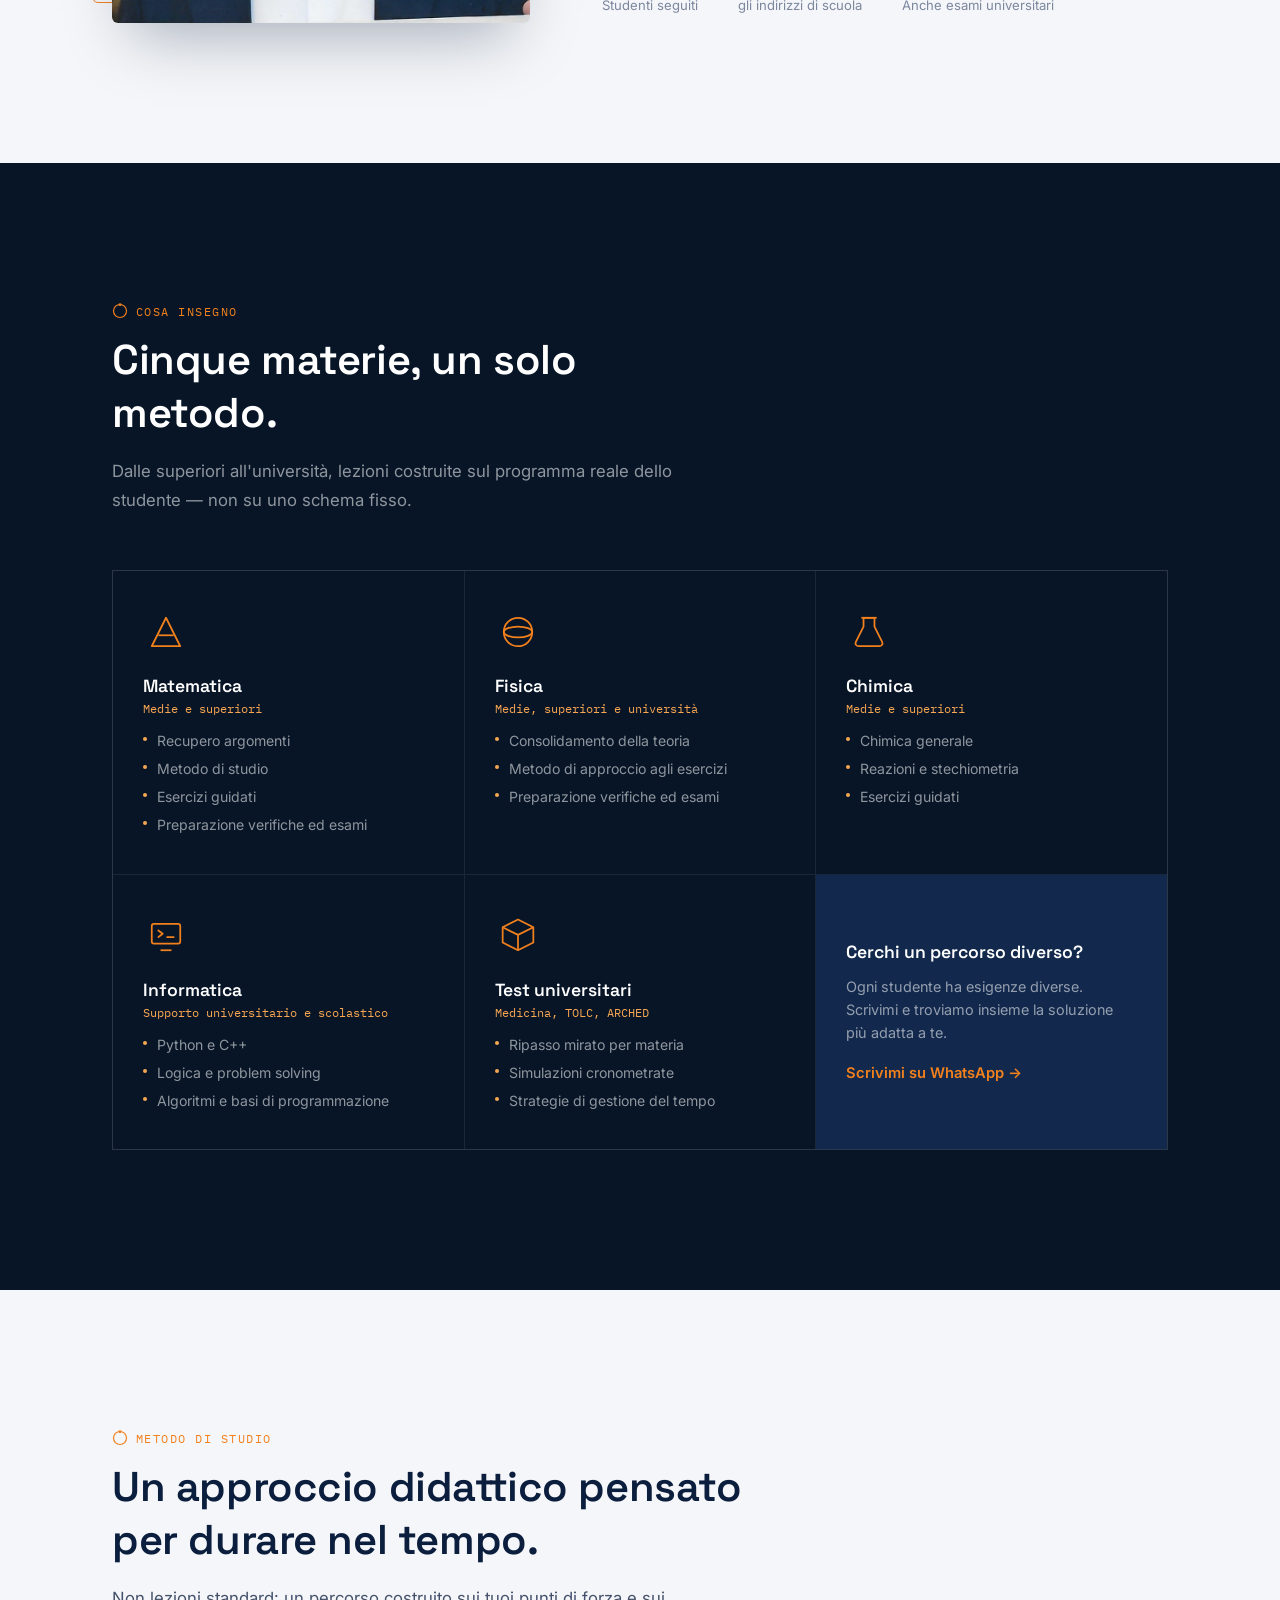
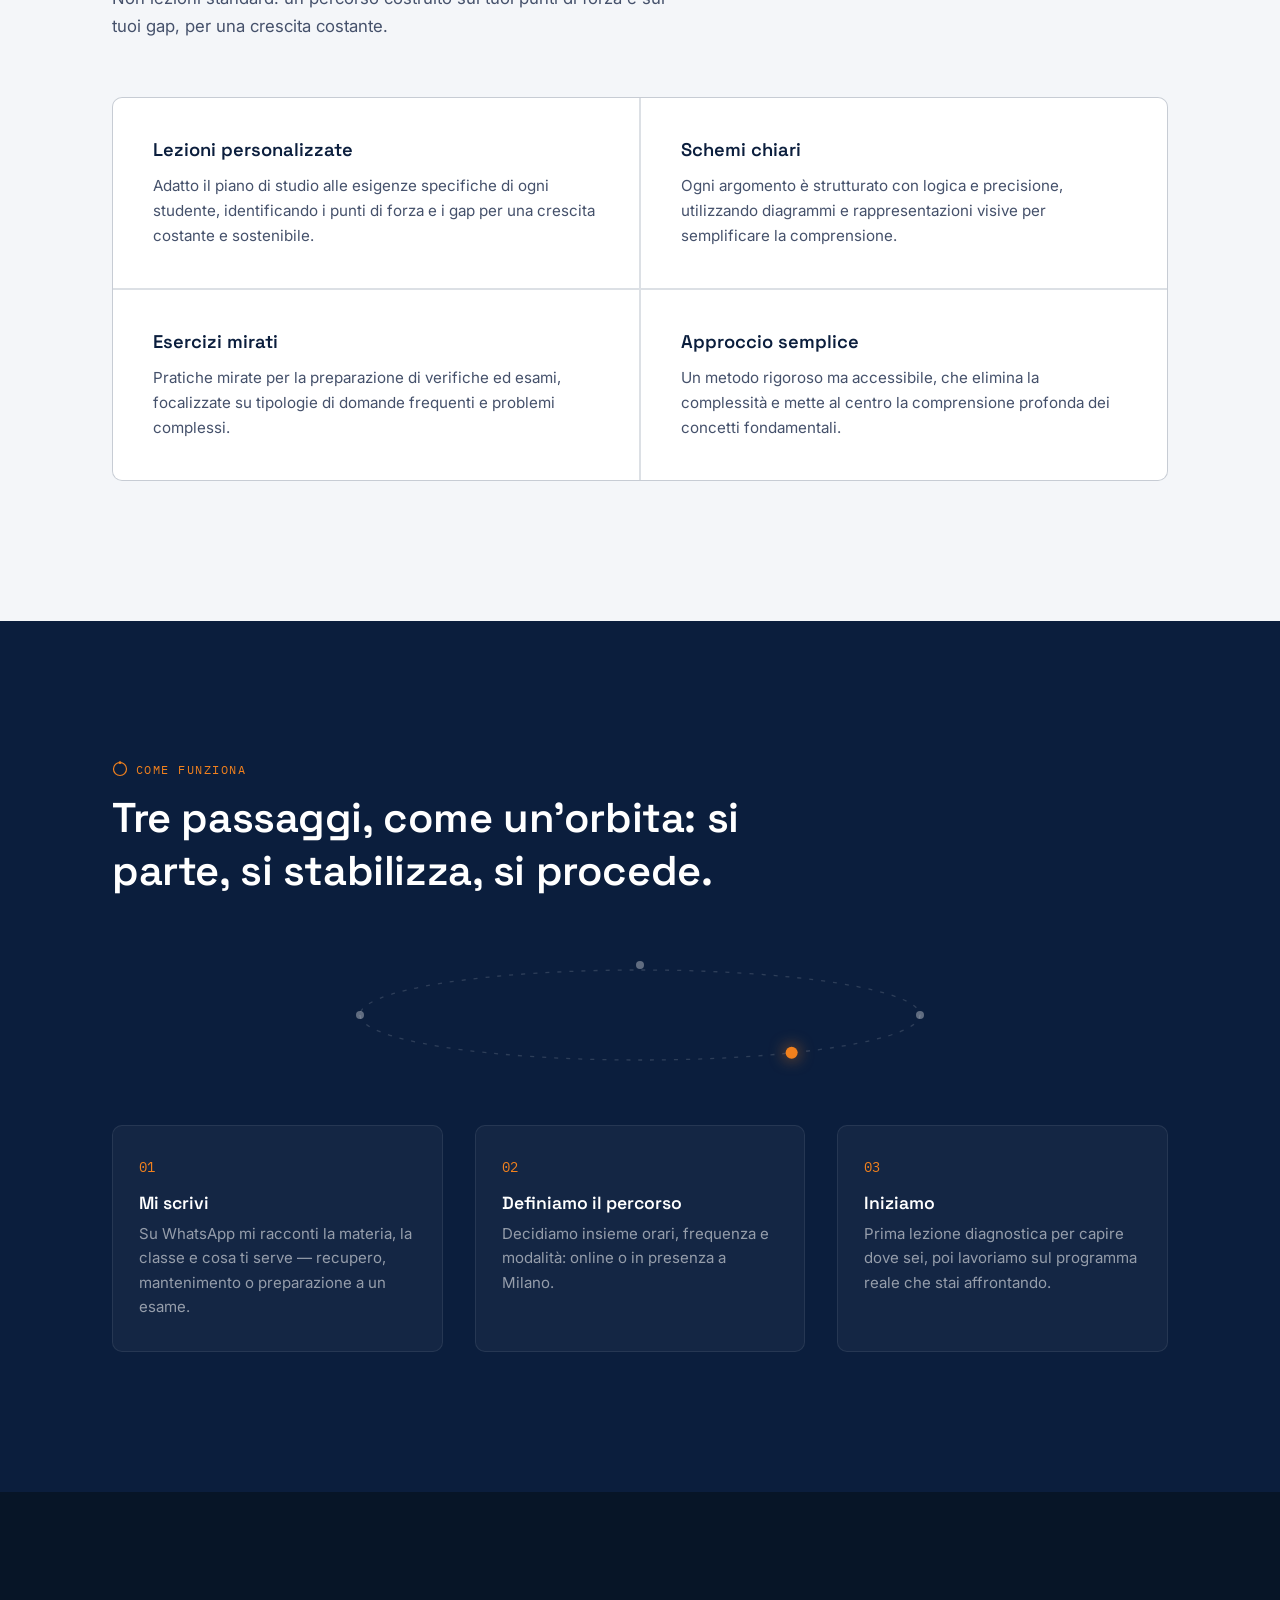
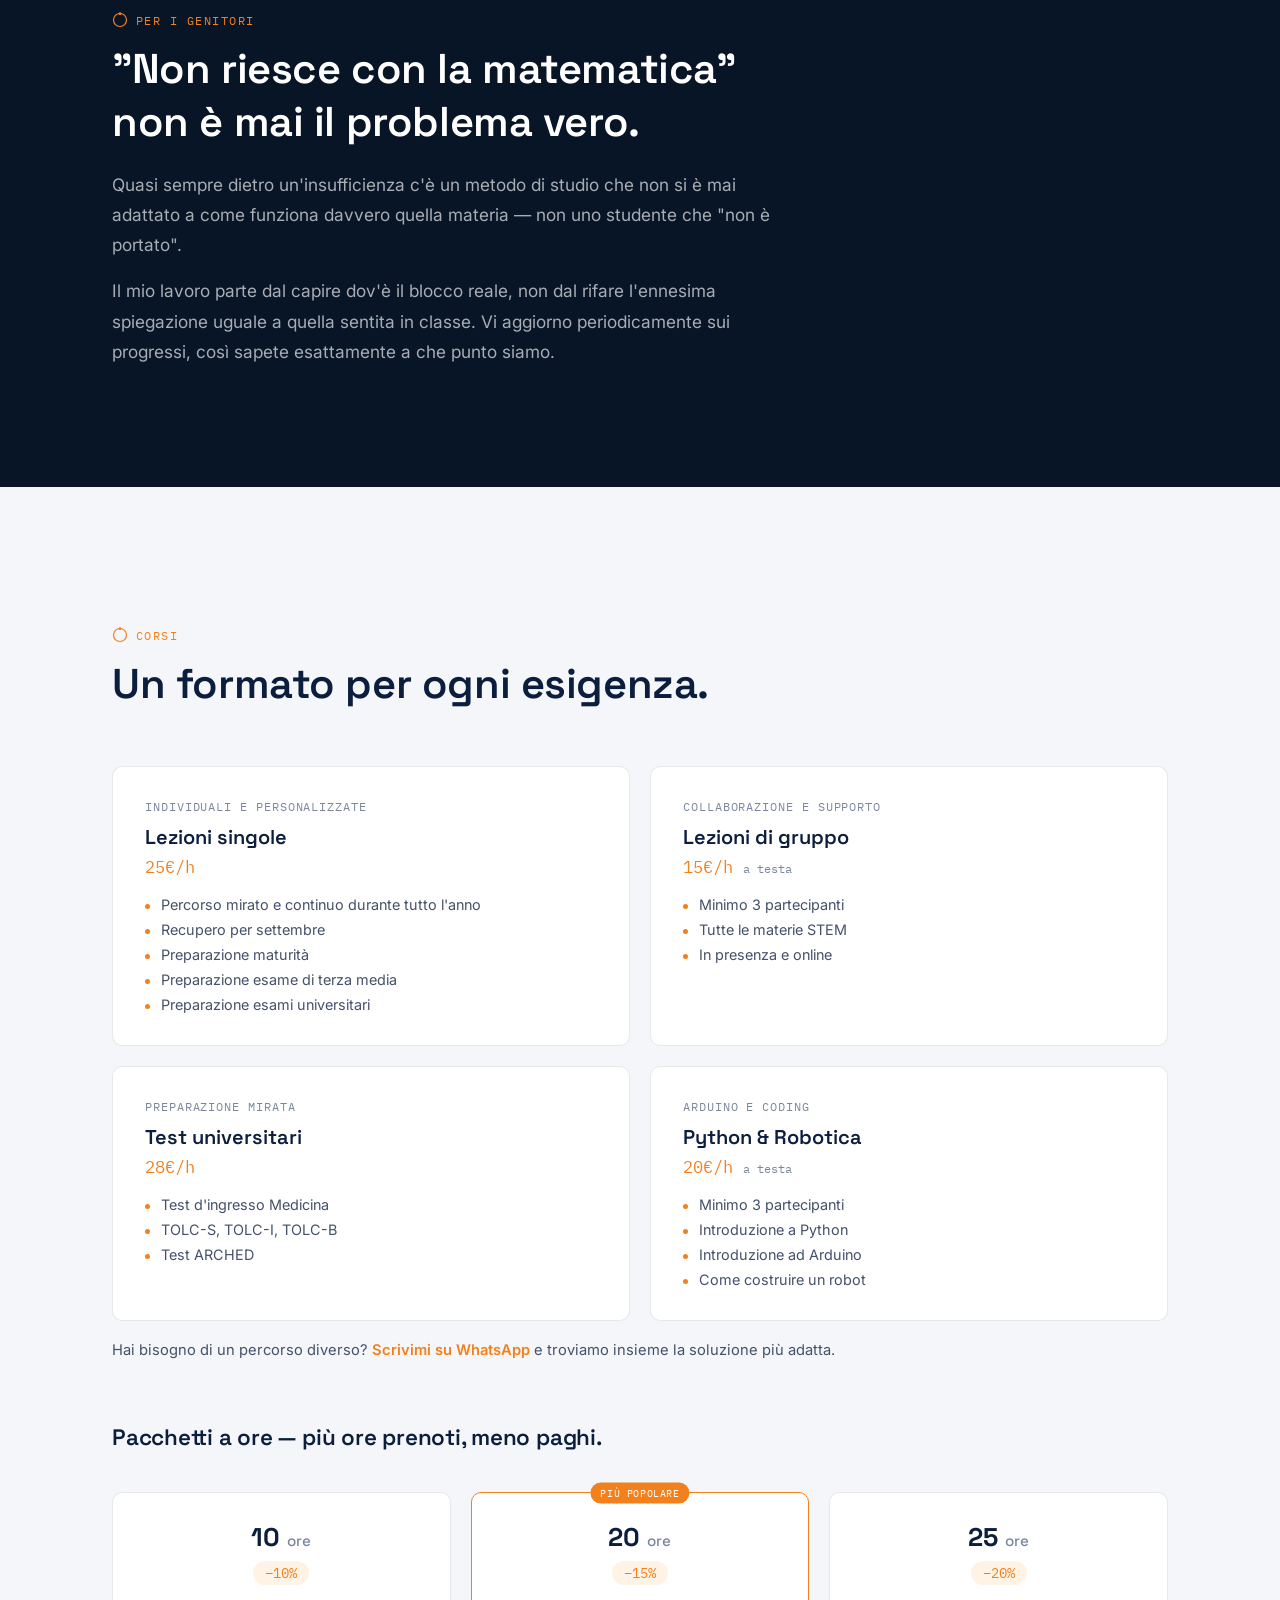
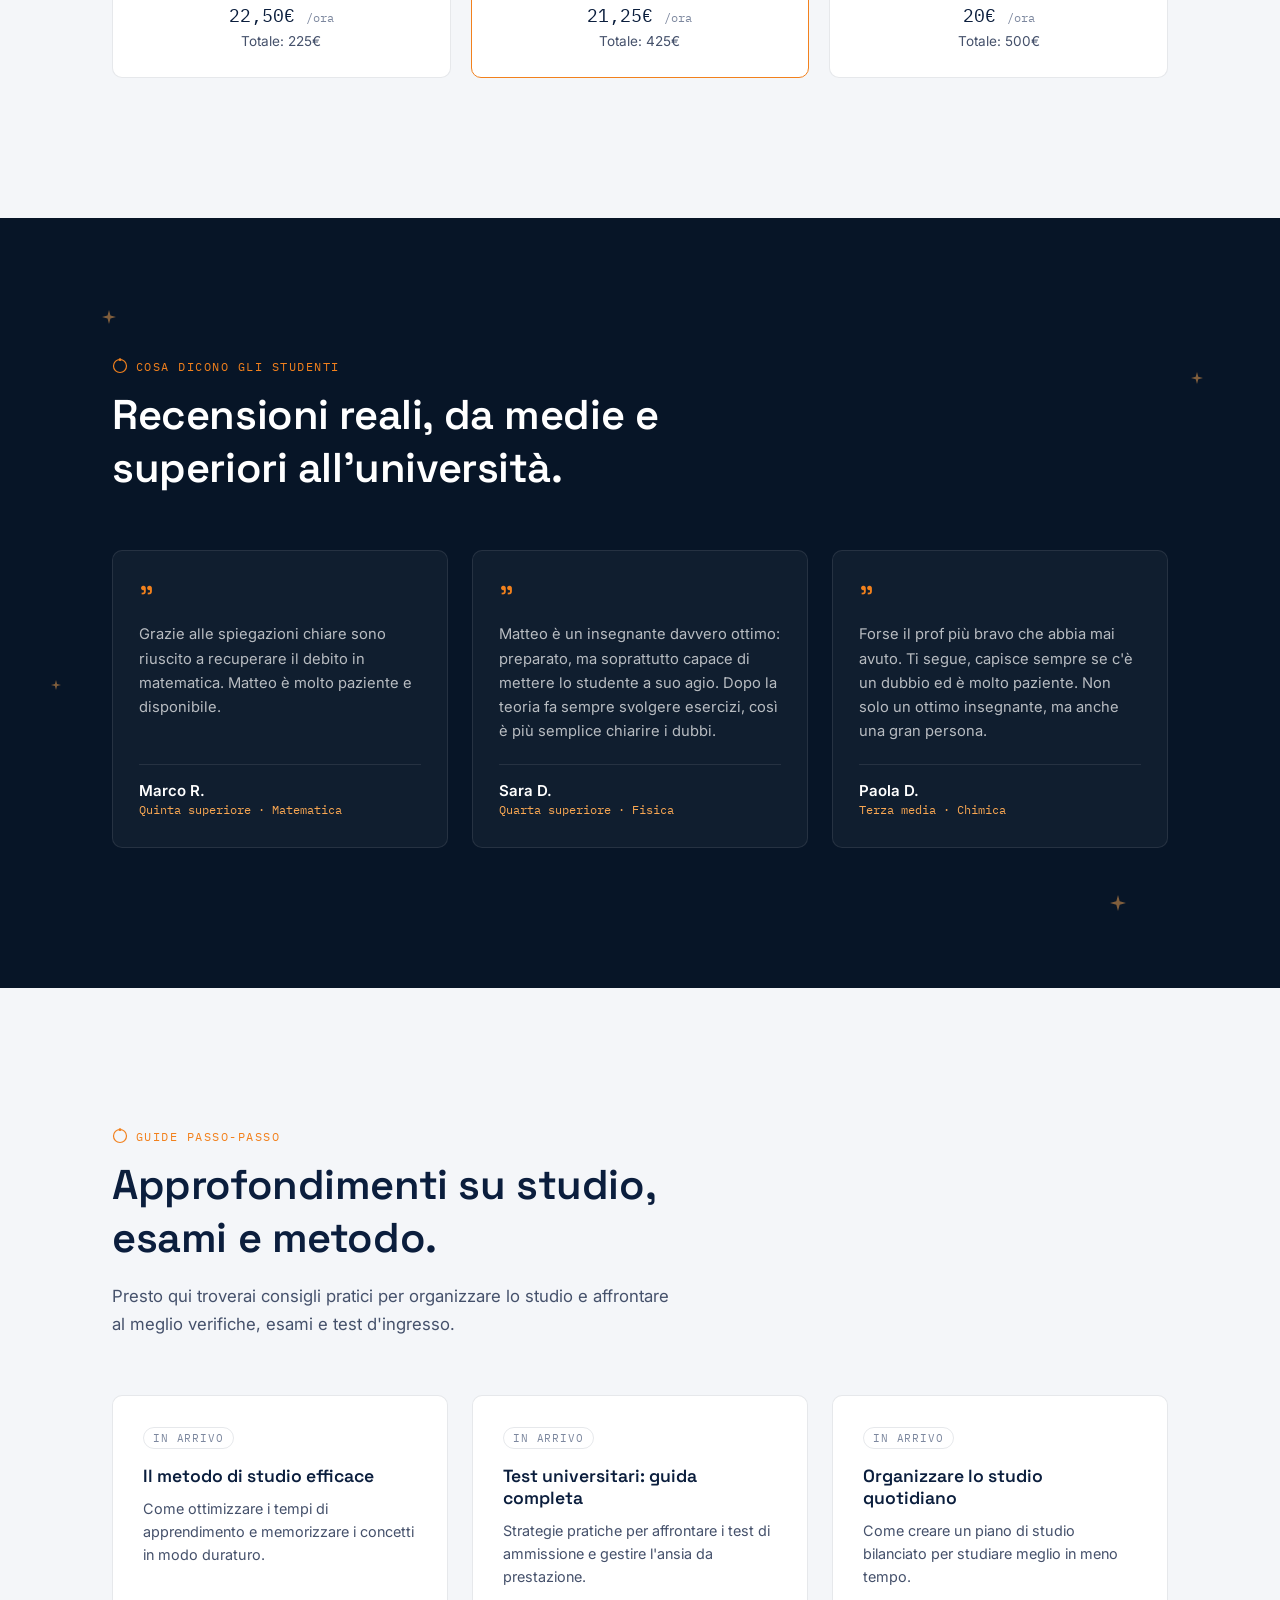
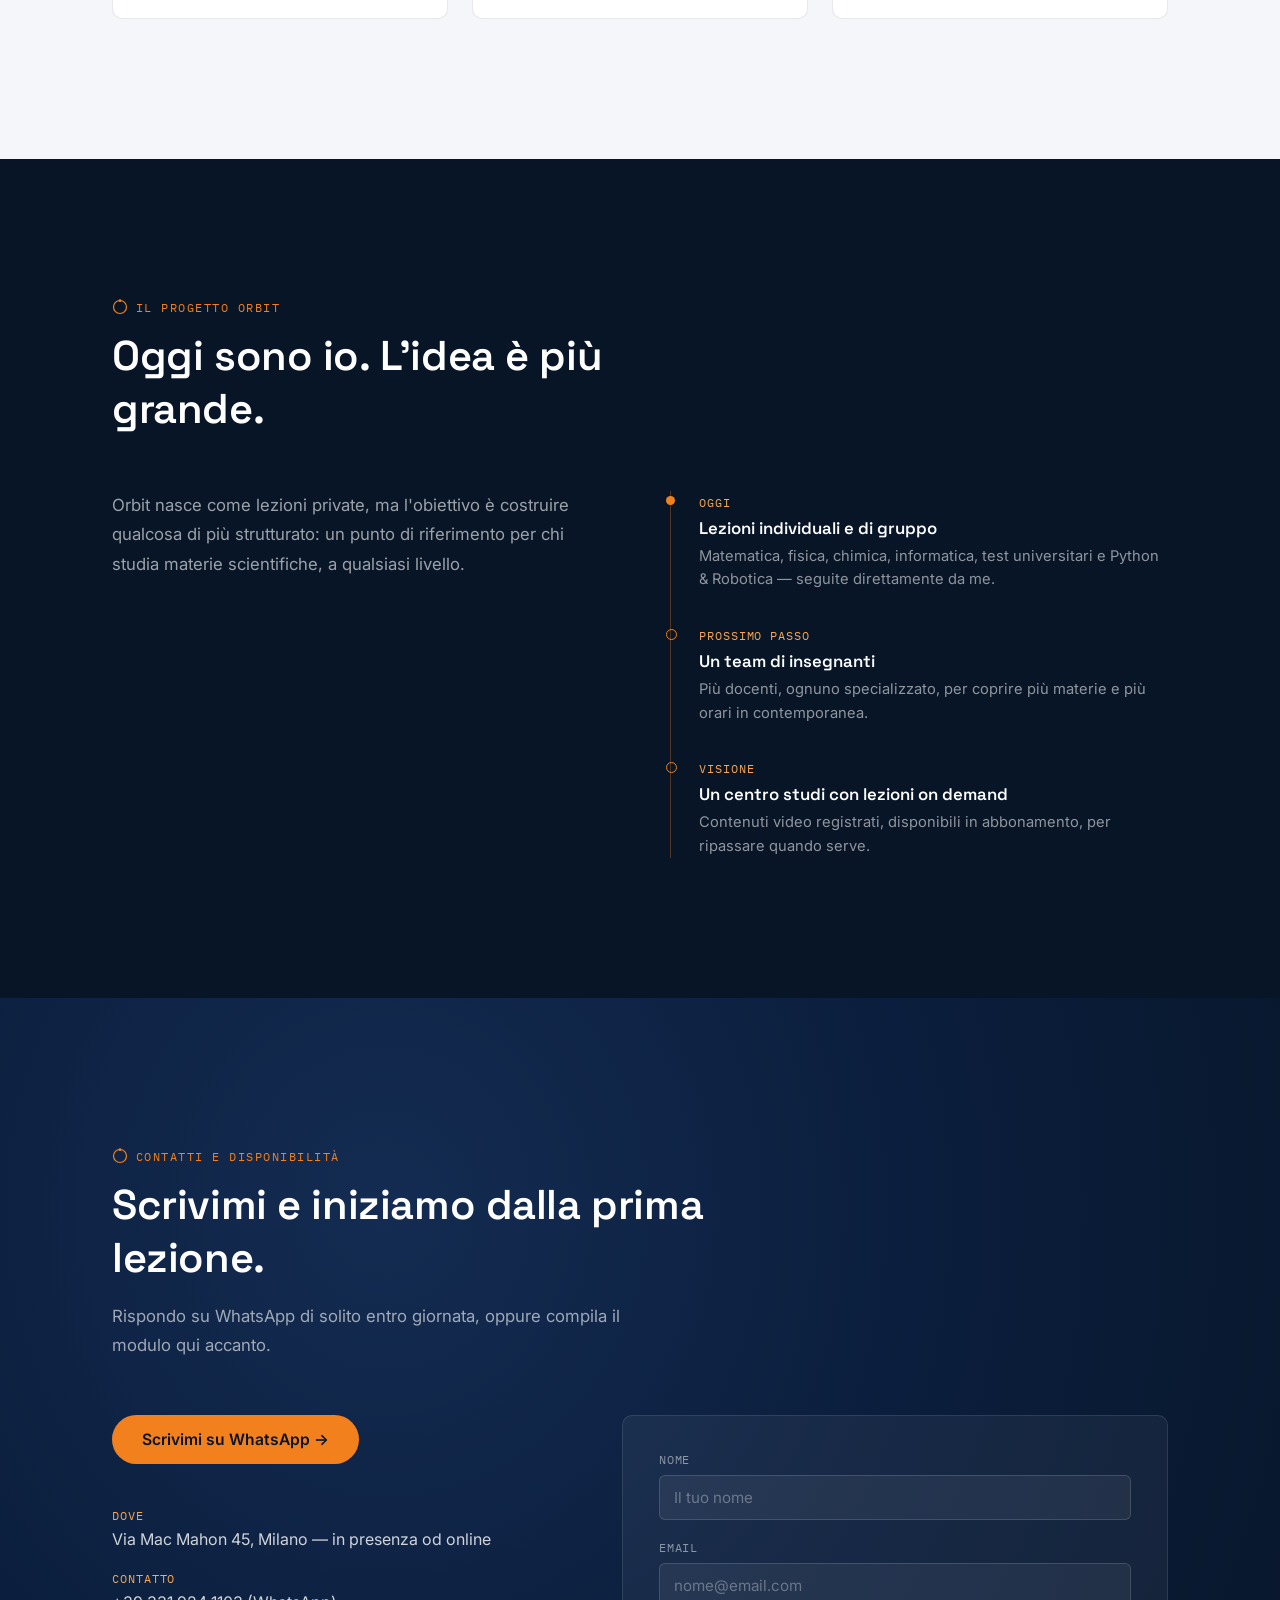
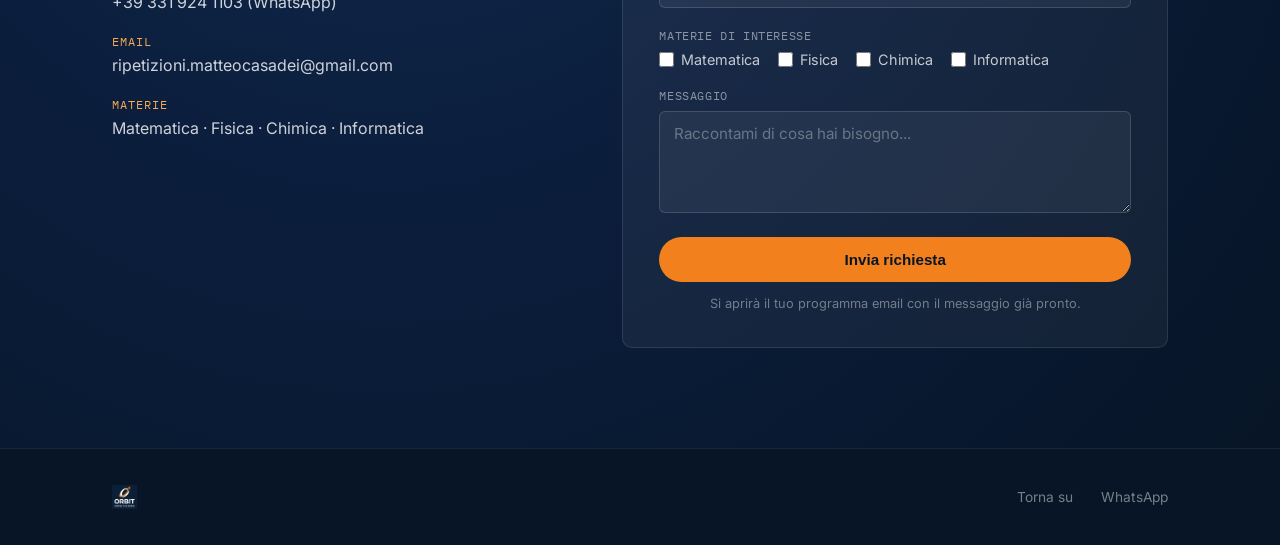
<file: v_old/index.html>
<!DOCTYPE html>
<html lang="it">
<head>
<!-- Google tag (gtag.js) -->
<script async src="https://www.googletagmanager.com/gtag/js?id=G-YY2LC22Q1R"></script>
<script>
  window.dataLayer = window.dataLayer || [];
  function gtag(){dataLayer.push(arguments);}
  gtag('js', new Date());
  gtag('config', 'G-YY2LC22Q1R');
</script>
<!-- Microsoft Clarity -->
<script type="text/javascript">
    (function(c,l,a,r,i,t,y){
        c[a]=c[a]||function(){(c[a].q=c[a].q||[]).push(arguments)};
        t=l.createElement(r);t.async=1;t.src="https://www.clarity.ms/tag/"+i;
        y=l.getElementsByTagName(r)[0];y.parentNode.insertBefore(t,y);
    })(window, document, "clarity", "script", "xrq9zhbsk7");
</script>
<meta charset="UTF-8">
<meta name="viewport" content="width=device-width, initial-scale=1.0">
<meta name="robots" content="noindex, nofollow">
<title>Orbit Ripetizioni — Matematica, Fisica, Chimica, Informatica | Milano</title>
<link rel="preconnect" href="https://fonts.googleapis.com">
<link href="https://fonts.googleapis.com/css2?family=Space+Grotesk:wght@400;500;600;700&family=Inter:wght@400;500;600;700&family=IBM+Plex+Mono:wght@400;500&display=swap" rel="stylesheet">
<style>
  :root{
    --navy: #0B1E3D;
    --navy-deep: #071527;
    --navy-mid: #12294D;
    --orange: #F2811D;
    --orange-soft: #F9A752;
    --white: #FFFFFF;
    --paper: #F4F6F9;
    --slate: #45516B;
    --slate-light: #7C879E;
    --line: rgba(11,30,61,0.1);
    --display: 'Space Grotesk', sans-serif;
    --body: 'Inter', sans-serif;
    --mono: 'IBM Plex Mono', monospace;
  }

  *{margin:0;padding:0;box-sizing:border-box;}
  html{scroll-behavior:smooth; overflow-x:hidden; width:100%;}
  body{
    font-family: var(--body);
    color: var(--navy);
    background: var(--paper);
    overflow-x:hidden;
    -webkit-font-smoothing:antialiased;
    position:relative;
  }
  a{color:inherit;text-decoration:none;}
  img{display:block;max-width:100%;}
  section{position:relative; z-index:2;}
  footer{position:relative; z-index:2;}
  .wrap{
    max-width:1120px;
    margin:0 auto;
    padding:0 32px;
  }

  ::selection{background:var(--orange);color:var(--white);}

  @media (prefers-reduced-motion: reduce){
    *{animation-duration:0.01ms !important; animation-iteration-count:1 !important; transition-duration:0.01ms !important; scroll-behavior:auto !important;}
  }

  /* ---------- ORBIT SPINE (signature scroll element) ---------- */
  #orbit-spine{
    position:absolute;
    top:0; left:0;
    width:100%;
    pointer-events:none;
    z-index:1;
  }
  #orbit-spine svg{
    position:absolute;
    top:0; left:0;
    width:100%; height:100%;
  }
  #spine-path{
    fill:none;
    stroke: rgba(242,129,29,0.32);
    stroke-width:1.5;
    stroke-dasharray: 6 10;
  }
  #spine-marker{
    fill: var(--orange);
    filter: drop-shadow(0 0 7px rgba(242,129,29,0.9));
  }
  #spine-moon{
    fill: var(--white);
    opacity:0.85;
    filter: drop-shadow(0 0 4px rgba(255,255,255,0.6));
  }

  /* ---------- NAV ---------- */
  header{
    position:fixed;
    top:0; left:0; right:0;
    z-index:100;
    background:rgba(7,21,39,0.72);
    backdrop-filter: blur(14px);
    -webkit-backdrop-filter: blur(14px);
    border-bottom:1px solid rgba(255,255,255,0.07);
  }
  nav{
    max-width:1120px;
    margin:0 auto;
    padding:14px 32px;
    display:flex;
    align-items:center;
    justify-content:space-between;
  }
  .brand{
    display:flex;
    align-items:center;
    gap:10px;
  }
  .brand img{height:36px;width:auto;}
  .nav-links{
    display:flex;
    align-items:center;
    gap:34px;
    font-size:0.92rem;
    font-weight:500;
  }
  .nav-links a{
    color:rgba(255,255,255,0.72);
    transition:color 0.2s ease;
    position:relative;
  }
  .nav-links a:not(.nav-cta):hover{color:var(--white);}
  .nav-links a:not(.nav-cta)::after{
    content:'';
    position:absolute;
    left:0; bottom:-4px;
    width:0; height:1px;
    background:var(--orange);
    transition:width 0.25s ease;
  }
  .nav-links a:not(.nav-cta):hover::after{width:100%;}
  .nav-cta{
    background:var(--orange);
    color:var(--navy-deep) !important;
    padding:9px 18px;
    border-radius:100px;
    font-weight:600;
    transition:transform 0.2s ease, box-shadow 0.2s ease;
  }
  .nav-cta:hover{transform:translateY(-1px); box-shadow:0 8px 20px rgba(242,129,29,0.35);}

  @media (max-width:820px){
    .nav-links{gap:0;}
    .nav-links a:not(.nav-cta){display:none;}
  }

  /* ---------- HERO ---------- */
  #hero{
    background: radial-gradient(120% 90% at 75% 15%, #142c52 0%, var(--navy) 45%, var(--navy-deep) 100%);
    min-height:100vh;
    display:flex;
    align-items:center;
    padding-top:96px;
    overflow:hidden;
  }
  .hero-orbit-svg{
    position:absolute;
    right:-14%;
    top:50%;
    transform:translateY(-50%) rotate(-14deg);
    width:920px;
    height:920px;
    pointer-events:none;
    opacity:0.9;
  }
  .orbit-ring-line{
    fill:none;
    stroke: rgba(255,255,255,0.09);
    stroke-width:1.3;
  }
  .orbit-ring-line.accent{
    stroke: rgba(242,129,29,0.2);
  }
  .orbit-star-core{
    fill: rgba(242,129,29,0.5);
    filter: drop-shadow(0 0 18px rgba(242,129,29,0.7));
  }
  .planet-a{ fill: var(--orange); filter: drop-shadow(0 0 10px rgba(242,129,29,0.8)); }
  .planet-b{ fill: var(--white); opacity:0.85; }
  .planet-c{ fill: var(--orange-soft); opacity:0.7; }

  .hero-inner{
    position:relative;
    z-index:2;
    max-width:1120px;
    margin:0 auto;
    padding:0 32px;
    width:100%;
  }
  .eyebrow{
    display:inline-flex;
    align-items:center;
    gap:8px;
    font-family:var(--mono);
    font-size:0.78rem;
    letter-spacing:0.12em;
    text-transform:uppercase;
    color:var(--orange-soft);
    margin-bottom:24px;
  }
  .eyebrow::before{
    content:'';
    width:7px;height:7px;
    border-radius:50%;
    background:var(--orange);
    display:inline-block;
  }
  h1{
    font-family:var(--display);
    font-weight:700;
    font-size:clamp(2.6rem, 5.6vw, 4.6rem);
    line-height:1.04;
    color:var(--white);
    max-width:780px;
    letter-spacing:-0.01em;
  }
  h1 em{
    font-style:normal;
    color:var(--orange);
  }
  .hero-sub{
    margin-top:26px;
    font-size:1.15rem;
    line-height:1.6;
    color:rgba(255,255,255,0.68);
    max-width:520px;
  }
  .hero-ctas{
    margin-top:40px;
    display:flex;
    gap:16px;
    flex-wrap:wrap;
  }
  .btn-primary{
    background:var(--orange);
    color:var(--navy-deep);
    font-weight:600;
    padding:15px 30px;
    border-radius:100px;
    font-size:0.98rem;
    display:inline-flex;
    align-items:center;
    gap:10px;
    transition:transform 0.2s ease, box-shadow 0.2s ease;
  }
  .btn-primary:hover{transform:translateY(-2px); box-shadow:0 12px 28px rgba(242,129,29,0.4);}
  .btn-ghost{
    border:1px solid rgba(255,255,255,0.22);
    color:var(--white);
    padding:15px 28px;
    border-radius:100px;
    font-size:0.98rem;
    font-weight:500;
    transition:border-color 0.2s ease, background 0.2s ease;
  }
  .btn-ghost:hover{border-color:rgba(255,255,255,0.5); background:rgba(255,255,255,0.05);}

  .hero-stats{
    margin-top:76px;
    display:flex;
    gap:56px;
    flex-wrap:wrap;
  }
  .stat-num{
    font-family:var(--mono);
    font-size:2rem;
    color:var(--white);
    font-weight:500;
  }
  .stat-label{
    font-size:0.82rem;
    color:rgba(255,255,255,0.5);
    margin-top:4px;
  }

  /* ---------- SECTION HEADERS ---------- */
  .section-tag{
    display:inline-flex;
    align-items:center;
    gap:8px;
    font-family:var(--mono);
    font-size:0.78rem;
    letter-spacing:0.12em;
    text-transform:uppercase;
    color:var(--orange);
    margin-bottom:14px;
  }
  .section-tag svg{width:16px;height:16px;flex-shrink:0;}
  .section-tag .tag-orbit-dot{
    transform-origin:8px 8px;
    animation: orbit-spin 5s linear infinite;
  }
  .section-title{
    font-family:var(--display);
    font-weight:600;
    font-size:clamp(1.8rem, 3.4vw, 2.6rem);
    letter-spacing:-0.01em;
    max-width:640px;
  }
  .section-lede{
    margin-top:18px;
    font-size:1.05rem;
    line-height:1.7;
    color:var(--slate);
    max-width:560px;
  }

  @keyframes orbit-spin{
    from{transform:rotate(0deg);}
    to{transform:rotate(360deg);}
  }

  /* ---------- CHI SONO ---------- */
  #chi-sono{
    padding:140px 0;
    background:var(--paper);
  }
  .chi-sono-grid{
    display:grid;
    grid-template-columns:0.85fr 1.15fr;
    gap:72px;
    align-items:center;
    margin-top:56px;
  }
  @media (max-width:820px){
    .chi-sono-grid{grid-template-columns:1fr; gap:40px;}
    .photo-frame{max-width:340px; margin:0 auto;}
  }
  .photo-frame{
    position:relative;
  }
  .photo-frame::before{
    content:'';
    position:absolute;
    top:-20px; left:-20px;
    right:20px; bottom:20px;
    border:1.5px solid var(--orange);
    border-radius:6px;
    z-index:0;
  }
  .photo-frame img{
    position:relative;
    z-index:1;
    width:100%;
    border-radius:6px;
    filter:grayscale(15%);
    box-shadow:0 30px 60px -20px rgba(11,30,61,0.35);
  }
  .bio p{
    font-size:1.05rem;
    line-height:1.75;
    color:var(--slate);
    margin-bottom:18px;
  }
  .bio strong{color:var(--navy); font-weight:600;}
  .mini-stats{
    display:flex;
    flex-wrap:wrap;
    gap:32px 40px;
    margin-top:32px;
    padding-top:32px;
    border-top:1px solid var(--line);
  }
  .mini-stat-num{
    font-family:var(--mono);
    font-size:1.7rem;
    color:var(--navy);
    font-weight:500;
  }
  .mini-stat-label{
    font-size:0.82rem;
    color:var(--slate-light);
    margin-top:2px;
  }

  /* ---------- MATERIE ---------- */
  #materie{
    padding:140px 0;
    background:var(--navy-deep);
  }
  #materie .section-title{color:var(--white);}
  #materie .section-lede{color:rgba(255,255,255,0.55);}
  .subjects-grid{
    display:grid;
    grid-template-columns:repeat(3, 1fr);
    gap:1px;
    background:rgba(255,255,255,0.08);
    margin-top:56px;
    border:1px solid rgba(255,255,255,0.08);
  }
  .subject-card{
    background:var(--navy-deep);
    padding:38px 30px;
    transition:background 0.3s ease;
  }
  .subject-card:hover{background:var(--navy-mid);}
  .subject-icon-wrap{
    position:relative;
    width:46px;height:46px;
    margin-bottom:20px;
  }
  .subject-icon-wrap .orbit-dot{
    position:absolute;
    top:-4px; left:50%;
    width:5px;height:5px;
    border-radius:50%;
    background:var(--orange-soft);
    opacity:0;
    transform-origin:2.5px 27px;
    transition:opacity 0.3s ease;
  }
  .subject-card:hover .orbit-dot{
    opacity:1;
    animation: orbit-spin 2.4s linear infinite;
  }
  .subject-icon{
    width:46px;height:46px;
  }
  .subject-card h3{
    font-family:var(--display);
    color:var(--white);
    font-size:1.1rem;
    font-weight:600;
    margin-bottom:4px;
  }
  .subject-level{
    font-family:var(--mono);
    font-size:0.72rem;
    color:var(--orange-soft);
    display:block;
    margin-bottom:14px;
  }
  .subject-card ul{
    list-style:none;
    display:flex;
    flex-direction:column;
    gap:7px;
  }
  .subject-card li{
    color:rgba(255,255,255,0.55);
    font-size:0.88rem;
    line-height:1.5;
    padding-left:14px;
    position:relative;
  }
  .subject-card li::before{
    content:'';
    position:absolute;
    left:0; top:7px;
    width:4px;height:4px;
    border-radius:50%;
    background:var(--orange-soft);
  }
  @media (max-width:820px){
    .subjects-grid{grid-template-columns:1fr;}
  }
  .subject-card.cta{
    display:flex;
    flex-direction:column;
    justify-content:center;
    background:var(--navy-mid);
  }
  .subject-card.cta h3{margin-bottom:12px;}
  .subject-cta-text{
    color:rgba(255,255,255,0.55);
    font-size:0.9rem;
    line-height:1.6;
    margin-bottom:20px;
  }
  .subject-cta-link{
    color:var(--orange);
    font-weight:600;
    font-size:0.92rem;
    display:inline-flex;
    align-items:center;
    gap:6px;
    transition:gap 0.2s ease;
  }
  .subject-cta-link:hover{gap:10px;}

  /* ---------- METODO ---------- */
  #metodo{
    padding:140px 0;
    background:var(--paper);
  }
  .metodo-grid{
    display:grid;
    grid-template-columns:repeat(2, 1fr);
    gap:2px;
    background:var(--line);
    margin-top:56px;
    border:1px solid var(--line);
    border-radius:10px;
    overflow:hidden;
  }
  .metodo-card{
    background:var(--white);
    padding:40px;
  }
  .metodo-card h3{
    font-family:var(--display);
    font-size:1.15rem;
    font-weight:600;
    margin-bottom:12px;
  }
  .metodo-card p{
    color:var(--slate);
    font-size:0.95rem;
    line-height:1.65;
  }
  @media (max-width:820px){
    .metodo-grid{grid-template-columns:1fr;}
  }

  /* ---------- COME FUNZIONA (orbital steps) ---------- */
  #come-funziona{
    padding:140px 0;
    background:var(--navy);
    overflow:hidden;
  }
  #come-funziona .section-title{color:var(--white);}
  #come-funziona .section-lede{color:rgba(255,255,255,0.55);}
  .orbit-diagram{
    display:block;
    margin:48px auto 0;
    width:100%;
    max-width:640px;
    height:auto;
  }
  .orbit-diagram-path{
    fill:none;
    stroke:rgba(255,255,255,0.14);
    stroke-width:1.3;
    stroke-dasharray:4 8;
  }
  .orbit-diagram-tick{
    fill: rgba(255,255,255,0.35);
  }
  .orbit-diagram-comet{
    fill: var(--orange);
    filter: drop-shadow(0 0 8px rgba(242,129,29,0.8));
  }
  .steps-row{
    position:relative;
    z-index:1;
    display:grid;
    grid-template-columns:repeat(3,1fr);
    gap:32px;
    margin-top:40px;
  }
  .step{
    background:rgba(255,255,255,0.04);
    border:1px solid rgba(255,255,255,0.08);
    border-radius:10px;
    padding:32px 26px;
  }
  .step-num{
    font-family:var(--mono);
    color:var(--orange);
    font-size:0.85rem;
    margin-bottom:16px;
    display:block;
  }
  .step h3{
    font-family:var(--display);
    color:var(--white);
    font-size:1.1rem;
    font-weight:600;
    margin-bottom:8px;
  }
  .step p{
    color:rgba(255,255,255,0.55);
    font-size:0.94rem;
    line-height:1.6;
  }
  @media (max-width:820px){
    .steps-row{grid-template-columns:1fr;}
  }

  /* ---------- PER I GENITORI ---------- */
  #genitori{
    padding:120px 0;
    background:var(--navy-deep);
    position:relative;
  }
  .genitori-inner{
    max-width:680px;
  }
  #genitori .section-title{color:var(--white);}
  #genitori p{
    color:rgba(255,255,255,0.65);
    font-size:1.08rem;
    line-height:1.75;
    margin-top:22px;
  }
  #genitori p + p{margin-top:16px;}

  /* ---------- CORSI ---------- */
  #corsi{
    padding:140px 0;
    background:var(--paper);
  }
  .courses-grid{
    display:grid;
    grid-template-columns:repeat(2, 1fr);
    gap:20px;
    margin-top:56px;
  }
  .course-card{
    background:var(--white);
    border:1px solid var(--line);
    border-radius:10px;
    padding:32px;
    transition:border-color 0.2s ease, transform 0.2s ease;
  }
  .course-card:hover{border-color:var(--orange); transform:translateY(-3px);}
  .course-tag{
    font-family:var(--mono);
    font-size:0.72rem;
    letter-spacing:0.08em;
    text-transform:uppercase;
    color:var(--slate-light);
    margin-bottom:10px;
    display:block;
  }
  .course-card h3{
    font-family:var(--display);
    font-size:1.25rem;
    font-weight:600;
    margin-bottom:6px;
  }
  .course-price{
    font-family:var(--mono);
    color:var(--orange);
    font-size:1.05rem;
    margin-bottom:18px;
  }
  .course-card ul{
    list-style:none;
    display:flex;
    flex-direction:column;
    gap:8px;
  }
  .course-card li{
    color:var(--slate);
    font-size:0.9rem;
    padding-left:16px;
    position:relative;
  }
  .course-card li::before{
    content:'';
    position:absolute;
    left:0; top:8px;
    width:5px;height:5px;
    border-radius:50%;
    background:var(--orange);
  }
  .courses-note{
    margin-top:20px;
    font-size:0.92rem;
    color:var(--slate);
  }
  .courses-note a{color:var(--orange); font-weight:600;}
  @media (max-width:820px){
    .courses-grid{grid-template-columns:1fr;}
  }

  .packages-grid{
    display:grid;
    grid-template-columns:repeat(3, 1fr);
    gap:20px;
    margin-top:40px;
  }
  .package-card{
    background:var(--white);
    border:1px solid var(--line);
    border-radius:10px;
    padding:28px;
    text-align:center;
    transition:border-color 0.2s ease, transform 0.2s ease;
  }
  .package-card:hover{border-color:var(--orange); transform:translateY(-3px);}
  .package-card.best{border-color:var(--orange); position:relative;}
  .package-card.best::before{
    content:'PIÙ POPOLARE';
    position:absolute;
    top:0; left:50%;
    transform:translate(-50%,-50%);
    background:var(--orange);
    color:var(--white);
    font-family:var(--mono);
    font-size:0.62rem;
    letter-spacing:0.06em;
    padding:4px 10px;
    border-radius:100px;
    white-space:nowrap;
  }
  .package-hours{
    font-family:var(--display);
    font-size:1.6rem;
    font-weight:700;
    color:var(--navy);
  }
  .package-hours span{font-size:0.95rem; font-weight:500; color:var(--slate-light);}
  .package-discount-badge{
    display:inline-block;
    margin-top:8px;
    font-family:var(--mono);
    color:var(--orange);
    font-size:0.85rem;
    background:#FFF3E6;
    padding:3px 12px;
    border-radius:100px;
  }
  .package-perhour{
    margin-top:18px;
    font-family:var(--mono);
    font-size:1.15rem;
    color:var(--navy);
  }
  .package-perhour span{font-size:0.78rem; color:var(--slate-light); font-weight:400;}
  .package-total{
    margin-top:6px;
    font-size:0.85rem;
    color:var(--slate);
  }
  @media (max-width:820px){
    .packages-grid{grid-template-columns:1fr;}
  }

  /* ---------- TESTIMONIANZE ---------- */
  #testimonianze{
    padding:140px 0;
    background:var(--navy-deep);
    position:relative;
    overflow:hidden;
  }
  #testimonianze .section-title{color:var(--white);}
  #testimonianze .section-lede{color:rgba(255,255,255,0.55);}
  .twinkle-star{
    position:absolute;
    color:var(--orange-soft);
    opacity:0.5;
    animation: twinkle 3.4s ease-in-out infinite;
  }
  @keyframes twinkle{
    0%, 100%{opacity:0.15; transform:scale(0.85);}
    50%{opacity:0.7; transform:scale(1.1);}
  }
  .testimonials-grid{
    display:grid;
    grid-template-columns:repeat(3, 1fr);
    gap:24px;
    margin-top:56px;
    position:relative;
    z-index:1;
  }
  .testimonial-card{
    background:rgba(255,255,255,0.04);
    border:1px solid rgba(255,255,255,0.09);
    border-radius:10px;
    padding:30px 26px;
    display:flex;
    flex-direction:column;
  }
  .testimonial-mark{
    font-family:var(--display);
    font-size:2.2rem;
    color:var(--orange);
    line-height:1;
    margin-bottom:6px;
  }
  .testimonial-card p{
    color:rgba(255,255,255,0.7);
    font-size:0.92rem;
    line-height:1.65;
    flex-grow:1;
  }
  .testimonial-meta{
    margin-top:20px;
    padding-top:16px;
    border-top:1px solid rgba(255,255,255,0.09);
  }
  .testimonial-name{
    font-weight:600;
    color:var(--white);
    font-size:0.94rem;
  }
  .testimonial-role{
    font-family:var(--mono);
    font-size:0.72rem;
    color:var(--orange-soft);
    margin-top:2px;
  }
  @media (max-width:820px){
    .testimonials-grid{grid-template-columns:1fr;}
  }

  /* ---------- GUIDE ---------- */
  #guide{
    padding:140px 0;
    background:var(--paper);
  }
  .guides-grid{
    display:grid;
    grid-template-columns:repeat(3, 1fr);
    gap:24px;
    margin-top:56px;
  }
  .guide-card{
    background:var(--white);
    border:1px solid var(--line);
    border-radius:10px;
    padding:30px;
    position:relative;
  }
  .guide-badge{
    display:inline-block;
    font-family:var(--mono);
    font-size:0.68rem;
    letter-spacing:0.08em;
    text-transform:uppercase;
    color:var(--slate-light);
    border:1px solid var(--line);
    padding:3px 9px;
    border-radius:100px;
    margin-bottom:16px;
  }
  .guide-card h3{
    font-family:var(--display);
    font-size:1.1rem;
    font-weight:600;
    margin-bottom:10px;
  }
  .guide-card p{
    color:var(--slate);
    font-size:0.9rem;
    line-height:1.6;
  }
  @media (max-width:820px){
    .guides-grid{grid-template-columns:1fr;}
  }

  /* ---------- VISIONE ---------- */
  #visione{
    padding:140px 0;
    background:var(--navy-deep);
    position:relative;
  }
  .visione-grid{
    display:grid;
    grid-template-columns:1fr 1fr;
    gap:60px;
    margin-top:56px;
  }
  #visione .section-title{color:var(--white);}
  .visione-lede{color:rgba(255,255,255,0.6); font-size:1.05rem; line-height:1.75;}
  .roadmap{
    border-left:1.5px solid rgba(242,129,29,0.3);
    padding-left:28px;
  }
  .roadmap-item{
    margin-bottom:32px;
    position:relative;
  }
  .roadmap-item:last-child{margin-bottom:0;}
  .roadmap-item::before{
    content:'';
    position:absolute;
    left:-33px;
    top:5px;
    width:9px;height:9px;
    border-radius:50%;
    background:var(--orange);
  }
  .roadmap-item.future::before{
    background:transparent;
    border:1.5px solid var(--orange);
  }
  .roadmap-tag{
    font-family:var(--mono);
    font-size:0.72rem;
    color:var(--orange-soft);
    text-transform:uppercase;
    letter-spacing:0.08em;
  }
  .roadmap-item h4{
    font-family:var(--display);
    color:var(--white);
    font-size:1.05rem;
    margin:6px 0 6px;
    font-weight:600;
  }
  .roadmap-item p{
    color:rgba(255,255,255,0.55);
    font-size:0.92rem;
    line-height:1.6;
  }
  @media (max-width:820px){
    .visione-grid{grid-template-columns:1fr;}
  }

  /* ---------- CONTATTI ---------- */
  #contatti{
    padding:150px 0 100px;
    background: radial-gradient(90% 120% at 30% 20%, #142c52 0%, var(--navy) 45%, var(--navy-deep) 100%);
  }
  .contatti-grid{
    display:grid;
    grid-template-columns:0.9fr 1.1fr;
    gap:64px;
    margin-top:56px;
  }
  #contatti .section-title{color:var(--white);}
  #contatti .section-lede{color:rgba(255,255,255,0.6);}
  .contact-meta{
    margin-top:44px;
    display:flex;
    flex-direction:column;
    gap:22px;
  }
  .contact-meta-label{
    font-family:var(--mono);
    font-size:0.72rem;
    letter-spacing:0.08em;
    text-transform:uppercase;
    color:var(--orange-soft);
    margin-bottom:6px;
  }
  .contact-meta-val{
    color:rgba(255,255,255,0.8);
    font-size:1rem;
  }
  .contact-form{
    background:rgba(255,255,255,0.05);
    border:1px solid rgba(255,255,255,0.1);
    border-radius:10px;
    padding:36px;
  }
  .form-row{margin-bottom:20px;}
  .form-row label{
    display:block;
    font-family:var(--mono);
    font-size:0.75rem;
    letter-spacing:0.05em;
    text-transform:uppercase;
    color:rgba(255,255,255,0.5);
    margin-bottom:8px;
  }
  .form-row input[type="text"],
  .form-row input[type="email"],
  .form-row textarea{
    width:100%;
    background:rgba(255,255,255,0.06);
    border:1px solid rgba(255,255,255,0.14);
    border-radius:6px;
    padding:12px 14px;
    color:var(--white);
    font-family:var(--body);
    font-size:0.95rem;
  }
  .form-row input::placeholder, .form-row textarea::placeholder{color:rgba(255,255,255,0.32);}
  .form-row input:focus, .form-row textarea:focus{outline:none; border-color:var(--orange);}
  .subject-checks{
    display:flex;
    gap:18px;
    flex-wrap:wrap;
  }
  .subject-checks label{
    display:flex;
    align-items:center;
    gap:7px;
    font-family:var(--body);
    font-size:0.9rem;
    text-transform:none;
    letter-spacing:0;
    color:rgba(255,255,255,0.75);
    margin-bottom:0;
    cursor:pointer;
  }
  .subject-checks input{width:15px;height:15px;accent-color:var(--orange);}
  .form-submit{
    background:var(--orange);
    color:var(--navy-deep);
    font-weight:600;
    padding:14px 26px;
    border-radius:100px;
    font-size:0.95rem;
    border:none;
    cursor:pointer;
    width:100%;
    transition:transform 0.2s ease, box-shadow 0.2s ease;
  }
  .form-submit:hover{transform:translateY(-2px); box-shadow:0 10px 24px rgba(242,129,29,0.35);}
  .form-hint{
    margin-top:14px;
    font-size:0.8rem;
    color:rgba(255,255,255,0.4);
    text-align:center;
  }
  @media (max-width:820px){
    .contatti-grid{grid-template-columns:1fr;}
  }

  /* ---------- FOOTER ---------- */
  footer{
    background:var(--navy-deep);
    padding:36px 0;
    border-top:1px solid rgba(255,255,255,0.07);
  }
  .footer-inner{
    display:flex;
    justify-content:space-between;
    align-items:center;
    flex-wrap:wrap;
    gap:16px;
  }
  .footer-brand img{height:24px;}
  .footer-links{
    display:flex;
    gap:28px;
    font-size:0.86rem;
    color:rgba(255,255,255,0.45);
  }
  .footer-links a:hover{color:rgba(255,255,255,0.8);}

  /* ---------- REVEAL ANIMATION ---------- */
  .reveal{
    opacity:0;
    transform:translateY(24px);
    transition:opacity 0.7s ease, transform 0.7s ease;
  }
  .reveal.visible{
    opacity:1;
    transform:translateY(0);
  }

  a:focus-visible, button:focus-visible, input:focus-visible, textarea:focus-visible{
    outline:2px solid var(--orange);
    outline-offset:3px;
  }
</style>
</head>
<body>

<div id="orbit-spine">
  <svg preserveAspectRatio="none">
    <path id="spine-path" d=""></path>
    <circle id="spine-moon" r="2.4"></circle>
    <circle id="spine-marker" r="4"></circle>
  </svg>
</div>

<header>
  <nav>
    <a href="#hero" class="brand">
      <img src="[data-uri]" alt="Orbit Ripetizioni">
    </a>
    <div class="nav-links">
      <a href="#chi-sono">Chi sono</a>
      <a href="#materie">Materie</a>
      <a href="#corsi">Corsi</a>
      <a href="https://wa.me/393319241103" class="nav-cta">Scrivimi</a>
    </div>
  </nav>
</header>

<section id="hero">
  <svg class="hero-orbit-svg" viewBox="0 0 920 920">
    <circle class="orbit-star-core" cx="460" cy="460" r="5"></circle>
    <ellipse class="orbit-ring-line" cx="460" cy="460" rx="430" ry="430"></ellipse>
    <ellipse class="orbit-ring-line accent" cx="460" cy="460" rx="310" ry="310"></ellipse>
    <ellipse class="orbit-ring-line" cx="460" cy="460" rx="200" ry="200"></ellipse>
    <circle class="planet-a" r="7">
      <animateMotion dur="16s" repeatCount="indefinite" path="M 890,460 A 430,430 0 1,1 30,460 A 430,430 0 1,1 890,460"></animateMotion>
    </circle>
    <circle class="planet-b" r="5">
      <animateMotion dur="10s" repeatCount="indefinite" path="M 770,460 A 310,310 0 1,0 150,460 A 310,310 0 1,0 770,460"></animateMotion>
    </circle>
    <circle class="planet-c" r="4">
      <animateMotion dur="6.5s" repeatCount="indefinite" path="M 660,460 A 200,200 0 1,1 260,460 A 200,200 0 1,1 660,460"></animateMotion>
    </circle>
  </svg>
  <div class="hero-inner">
    <span class="eyebrow">Milano · Online e in presenza</span>
    <h1>La tua traiettoria<br>verso il voto <em>che vuoi</em>.</h1>
    <p class="hero-sub">Lezioni private di matematica, fisica, chimica e informatica. Dal recupero di un'insufficienza alla preparazione per i test universitari.</p>
    <div class="hero-ctas">
      <a href="https://wa.me/393319241103" class="btn-primary">Scrivimi su WhatsApp →</a>
      <a href="#come-funziona" class="btn-ghost">Come funziona</a>
    </div>
    <div class="hero-stats">
      <div>
        <div class="stat-num">40+</div>
        <div class="stat-label">studenti seguiti</div>
      </div>
      <div>
        <div class="stat-num">5</div>
        <div class="stat-label">anni di esperienza</div>
      </div>
      <div>
        <div class="stat-num">4</div>
        <div class="stat-label">materie coperte</div>
      </div>
    </div>
  </div>
</section>

<section id="chi-sono">
  <div class="wrap">
    <span class="section-tag reveal"><svg viewBox="0 0 16 16"><circle cx="8" cy="8" r="6.5" fill="none" stroke="currentColor" stroke-width="1.2"/><circle class="tag-orbit-dot" cx="8" cy="1.7" r="1.4" fill="currentColor"/></svg>Chi sono</span>
    <h2 class="section-title reveal">Non ti spiego solo la formula. Ti spiego perché funziona.</h2>
    <div class="chi-sono-grid">
      <div class="photo-frame reveal">
        <img src="[data-uri]" alt="Matteo Casadei, fondatore di Orbit Ripetizioni">
      </div>
      <div class="bio reveal">
        <p><strong>Sono Matteo Casadei</strong>, 23 anni, laureato in Fisica. Faccio ripetizioni da quando ne avevo 18: nel frattempo ho seguito studenti di ogni indirizzo — scientifico, classico, linguistico, artistico, professionale — e universitari alle prese con i primi esami tecnici.</p>
        <p>Il mio obiettivo è semplice: far capire davvero gli argomenti, trasformando la comprensione in risultati concreti. Non si tratta di imparare a memoria, ma di ragionare — per questo lavoro molto sugli errori, non solo sulle regole: è lì che si vede cosa non è ancora chiaro.</p>
        <div class="mini-stats">
          <div>
            <div class="mini-stat-num">40+</div>
            <div class="mini-stat-label">Studenti seguiti</div>
          </div>
          <div>
            <div class="mini-stat-num">Tutti</div>
            <div class="mini-stat-label">gli indirizzi di scuola</div>
          </div>
          <div>
            <div class="mini-stat-num">+ Uni</div>
            <div class="mini-stat-label">Anche esami universitari</div>
          </div>
        </div>
      </div>
    </div>
  </div>
</section>

<section id="materie">
  <div class="wrap">
    <span class="section-tag reveal"><svg viewBox="0 0 16 16"><circle cx="8" cy="8" r="6.5" fill="none" stroke="currentColor" stroke-width="1.2"/><circle class="tag-orbit-dot" cx="8" cy="1.7" r="1.4" fill="currentColor"/></svg>Cosa insegno</span>
    <h2 class="section-title reveal">Cinque materie, un solo metodo.</h2>
    <p class="section-lede reveal">Dalle superiori all'università, lezioni costruite sul programma reale dello studente — non su uno schema fisso.</p>
    <div class="subjects-grid">
      <div class="subject-card reveal">
        <div class="subject-icon-wrap">
          <svg class="subject-icon" viewBox="0 0 42 42" fill="none"><path d="M8 34L21 8L34 34H8Z" stroke="#F2811D" stroke-width="1.6" stroke-linejoin="round"/><path d="M14 24H28" stroke="#F2811D" stroke-width="1.6"/></svg>
          <span class="orbit-dot"></span>
        </div>
        <h3>Matematica</h3>
        <span class="subject-level">Medie e superiori</span>
        <ul>
          <li>Recupero argomenti</li>
          <li>Metodo di studio</li>
          <li>Esercizi guidati</li>
          <li>Preparazione verifiche ed esami</li>
        </ul>
      </div>
      <div class="subject-card reveal">
        <div class="subject-icon-wrap">
          <svg class="subject-icon" viewBox="0 0 42 42" fill="none"><circle cx="21" cy="21" r="13" stroke="#F2811D" stroke-width="1.6"/><ellipse cx="21" cy="21" rx="13" ry="5" stroke="#F2811D" stroke-width="1.6"/></svg>
          <span class="orbit-dot"></span>
        </div>
        <h3>Fisica</h3>
        <span class="subject-level">Medie, superiori e università</span>
        <ul>
          <li>Consolidamento della teoria</li>
          <li>Metodo di approccio agli esercizi</li>
          <li>Preparazione verifiche ed esami</li>
        </ul>
      </div>
      <div class="subject-card reveal">
        <svg style="display:none"></svg>
        <div class="subject-icon-wrap">
          <svg class="subject-icon" viewBox="0 0 42 42" fill="none"><path d="M16 8H26V16L33 30C34 32 32.5 34 30.5 34H11.5C9.5 34 8 32 9 30L16 16V8Z" stroke="#F2811D" stroke-width="1.6" stroke-linejoin="round"/><path d="M14 8H28" stroke="#F2811D" stroke-width="1.6"/></svg>
          <span class="orbit-dot"></span>
        </div>
        <h3>Chimica</h3>
        <span class="subject-level">Medie e superiori</span>
        <ul>
          <li>Chimica generale</li>
          <li>Reazioni e stechiometria</li>
          <li>Esercizi guidati</li>
        </ul>
      </div>
      <div class="subject-card reveal">
        <div class="subject-icon-wrap">
          <svg class="subject-icon" viewBox="0 0 42 42" fill="none"><rect x="8" y="10" width="26" height="18" rx="2" stroke="#F2811D" stroke-width="1.6"/><path d="M16 34H26" stroke="#F2811D" stroke-width="1.6"/><path d="M14 16L18 19L14 22" stroke="#F2811D" stroke-width="1.6" stroke-linecap="round" stroke-linejoin="round"/><path d="M22 22H28" stroke="#F2811D" stroke-width="1.6" stroke-linecap="round"/></svg>
          <span class="orbit-dot"></span>
        </div>
        <h3>Informatica</h3>
        <span class="subject-level">Supporto universitario e scolastico</span>
        <ul>
          <li>Python e C++</li>
          <li>Logica e problem solving</li>
          <li>Algoritmi e basi di programmazione</li>
        </ul>
      </div>
      <div class="subject-card reveal">
        <div class="subject-icon-wrap">
          <svg class="subject-icon" viewBox="0 0 42 42" fill="none"><path d="M21 6L35 13V27L21 34L7 27V13L21 6Z" stroke="#F2811D" stroke-width="1.6" stroke-linejoin="round"/><path d="M21 20V34M21 20L7 13M21 20L35 13" stroke="#F2811D" stroke-width="1.6"/></svg>
          <span class="orbit-dot"></span>
        </div>
        <h3>Test universitari</h3>
        <span class="subject-level">Medicina, TOLC, ARCHED</span>
        <ul>
          <li>Ripasso mirato per materia</li>
          <li>Simulazioni cronometrate</li>
          <li>Strategie di gestione del tempo</li>
        </ul>
      </div>
      <div class="subject-card cta reveal">
        <h3>Cerchi un percorso diverso?</h3>
        <p class="subject-cta-text">Ogni studente ha esigenze diverse. Scrivimi e troviamo insieme la soluzione più adatta a te.</p>
        <a href="https://wa.me/393319241103" class="subject-cta-link">Scrivimi su WhatsApp →</a>
      </div>
    </div>
  </div>
</section>

<section id="metodo">
  <div class="wrap">
    <span class="section-tag reveal"><svg viewBox="0 0 16 16"><circle cx="8" cy="8" r="6.5" fill="none" stroke="currentColor" stroke-width="1.2"/><circle class="tag-orbit-dot" cx="8" cy="1.7" r="1.4" fill="currentColor"/></svg>Metodo di studio</span>
    <h2 class="section-title reveal">Un approccio didattico pensato per durare nel tempo.</h2>
    <p class="section-lede reveal">Non lezioni standard: un percorso costruito sui tuoi punti di forza e sui tuoi gap, per una crescita costante.</p>
    <div class="metodo-grid">
      <div class="metodo-card reveal">
        <h3>Lezioni personalizzate</h3>
        <p>Adatto il piano di studio alle esigenze specifiche di ogni studente, identificando i punti di forza e i gap per una crescita costante e sostenibile.</p>
      </div>
      <div class="metodo-card reveal">
        <h3>Schemi chiari</h3>
        <p>Ogni argomento è strutturato con logica e precisione, utilizzando diagrammi e rappresentazioni visive per semplificare la comprensione.</p>
      </div>
      <div class="metodo-card reveal">
        <h3>Esercizi mirati</h3>
        <p>Pratiche mirate per la preparazione di verifiche ed esami, focalizzate su tipologie di domande frequenti e problemi complessi.</p>
      </div>
      <div class="metodo-card reveal">
        <h3>Approccio semplice</h3>
        <p>Un metodo rigoroso ma accessibile, che elimina la complessità e mette al centro la comprensione profonda dei concetti fondamentali.</p>
      </div>
    </div>
  </div>
</section>

<section id="come-funziona">
  <div class="wrap">
    <span class="section-tag reveal"><svg viewBox="0 0 16 16"><circle cx="8" cy="8" r="6.5" fill="none" stroke="currentColor" stroke-width="1.2"/><circle class="tag-orbit-dot" cx="8" cy="1.7" r="1.4" fill="currentColor"/></svg>Come funziona</span>
    <h2 class="section-title reveal">Tre passaggi, come un'orbita: si parte, si stabilizza, si procede.</h2>
    <svg class="orbit-diagram reveal" viewBox="0 0 640 140">
      <path class="orbit-diagram-path" d="M 40 70 A 280 45 0 1 0 600 70 A 280 45 0 1 0 40 70"></path>
      <circle class="orbit-diagram-tick" cx="40" cy="70" r="4"></circle>
      <circle class="orbit-diagram-tick" cx="320" cy="20" r="4"></circle>
      <circle class="orbit-diagram-tick" cx="600" cy="70" r="4"></circle>
      <circle class="orbit-diagram-comet" r="6">
        <animateMotion dur="7s" repeatCount="indefinite" path="M 40 70 A 280 45 0 1 0 600 70 A 280 45 0 1 0 40 70"></animateMotion>
      </circle>
    </svg>
    <div class="steps-row">
      <div class="step reveal">
        <span class="step-num">01</span>
        <h3>Mi scrivi</h3>
        <p>Su WhatsApp mi racconti la materia, la classe e cosa ti serve — recupero, mantenimento o preparazione a un esame.</p>
      </div>
      <div class="step reveal">
        <span class="step-num">02</span>
        <h3>Definiamo il percorso</h3>
        <p>Decidiamo insieme orari, frequenza e modalità: online o in presenza a Milano.</p>
      </div>
      <div class="step reveal">
        <span class="step-num">03</span>
        <h3>Iniziamo</h3>
        <p>Prima lezione diagnostica per capire dove sei, poi lavoriamo sul programma reale che stai affrontando.</p>
      </div>
    </div>
  </div>
</section>

<section id="genitori">
  <div class="wrap">
    <div class="genitori-inner">
      <span class="section-tag reveal"><svg viewBox="0 0 16 16"><circle cx="8" cy="8" r="6.5" fill="none" stroke="currentColor" stroke-width="1.2"/><circle class="tag-orbit-dot" cx="8" cy="1.7" r="1.4" fill="currentColor"/></svg>Per i genitori</span>
      <h2 class="section-title reveal">"Non riesce con la matematica" non è mai il problema vero.</h2>
      <p class="reveal">Quasi sempre dietro un'insufficienza c'è un metodo di studio che non si è mai adattato a come funziona davvero quella materia — non uno studente che "non è portato".</p>
      <p class="reveal">Il mio lavoro parte dal capire dov'è il blocco reale, non dal rifare l'ennesima spiegazione uguale a quella sentita in classe. Vi aggiorno periodicamente sui progressi, così sapete esattamente a che punto siamo.</p>
    </div>
  </div>
</section>

<section id="corsi">
  <div class="wrap">
    <span class="section-tag reveal"><svg viewBox="0 0 16 16"><circle cx="8" cy="8" r="6.5" fill="none" stroke="currentColor" stroke-width="1.2"/><circle class="tag-orbit-dot" cx="8" cy="1.7" r="1.4" fill="currentColor"/></svg>Corsi</span>
    <h2 class="section-title reveal">Un formato per ogni esigenza.</h2>
    <div class="courses-grid">
      <div class="course-card reveal">
        <span class="course-tag">Individuali e personalizzate</span>
        <h3>Lezioni singole</h3>
        <div class="course-price">25€/h</div>
        <ul>
          <li>Percorso mirato e continuo durante tutto l'anno</li>
          <li>Recupero per settembre</li>
          <li>Preparazione maturità</li>
          <li>Preparazione esame di terza media</li>
          <li>Preparazione esami universitari</li>
        </ul>
      </div>
      <div class="course-card reveal">
        <span class="course-tag">Collaborazione e supporto</span>
        <h3>Lezioni di gruppo</h3>
        <div class="course-price">15€/h <span style="font-size:0.75rem; color:var(--slate-light); font-weight:400;">a testa</span></div>
        <ul>
          <li>Minimo 3 partecipanti</li>
          <li>Tutte le materie STEM</li>
          <li>In presenza e online</li>
        </ul>
      </div>
      <div class="course-card reveal">
        <span class="course-tag">Preparazione mirata</span>
        <h3>Test universitari</h3>
        <div class="course-price">28€/h</div>
        <ul>
          <li>Test d'ingresso Medicina</li>
          <li>TOLC-S, TOLC-I, TOLC-B</li>
          <li>Test ARCHED</li>
        </ul>
      </div>
      <div class="course-card reveal">
        <span class="course-tag">Arduino e coding</span>
        <h3>Python &amp; Robotica</h3>
        <div class="course-price">20€/h <span style="font-size:0.75rem; color:var(--slate-light); font-weight:400;">a testa</span></div>
        <ul>
          <li>Minimo 3 partecipanti</li>
          <li>Introduzione a Python</li>
          <li>Introduzione ad Arduino</li>
          <li>Come costruire un robot</li>
        </ul>
      </div>
    </div>
    <p class="courses-note reveal">Hai bisogno di un percorso diverso? <a href="https://wa.me/393319241103">Scrivimi su WhatsApp</a> e troviamo insieme la soluzione più adatta.</p>

    <h3 class="section-title reveal" style="font-size:1.4rem; margin-top:64px;">Pacchetti a ore — più ore prenoti, meno paghi.</h3>
    <div class="packages-grid">
      <div class="package-card reveal">
        <div class="package-hours">10 <span>ore</span></div>
        <div class="package-discount-badge">−10%</div>
        <div class="package-perhour">22,50€ <span>/ora</span></div>
        <div class="package-total">Totale: 225€</div>
      </div>
      <div class="package-card best reveal">
        <div class="package-hours">20 <span>ore</span></div>
        <div class="package-discount-badge">−15%</div>
        <div class="package-perhour">21,25€ <span>/ora</span></div>
        <div class="package-total">Totale: 425€</div>
      </div>
      <div class="package-card reveal">
        <div class="package-hours">25 <span>ore</span></div>
        <div class="package-discount-badge">−20%</div>
        <div class="package-perhour">20€ <span>/ora</span></div>
        <div class="package-total">Totale: 500€</div>
      </div>
    </div>
  </div>
</section>

<section id="testimonianze">
  <svg class="twinkle-star" style="top:12%; left:8%; width:14px;" viewBox="0 0 24 24"><path fill="currentColor" d="M12 0l2.5 9.5L24 12l-9.5 2.5L12 24l-2.5-9.5L0 12l9.5-2.5z"/></svg>
  <svg class="twinkle-star" style="top:60%; left:4%; width:10px; animation-delay:1.2s;" viewBox="0 0 24 24"><path fill="currentColor" d="M12 0l2.5 9.5L24 12l-9.5 2.5L12 24l-2.5-9.5L0 12l9.5-2.5z"/></svg>
  <svg class="twinkle-star" style="top:20%; right:6%; width:12px; animation-delay:0.6s;" viewBox="0 0 24 24"><path fill="currentColor" d="M12 0l2.5 9.5L24 12l-9.5 2.5L12 24l-2.5-9.5L0 12l9.5-2.5z"/></svg>
  <svg class="twinkle-star" style="bottom:10%; right:12%; width:16px; animation-delay:1.8s;" viewBox="0 0 24 24"><path fill="currentColor" d="M12 0l2.5 9.5L24 12l-9.5 2.5L12 24l-2.5-9.5L0 12l9.5-2.5z"/></svg>
  <div class="wrap">
    <span class="section-tag reveal"><svg viewBox="0 0 16 16"><circle cx="8" cy="8" r="6.5" fill="none" stroke="currentColor" stroke-width="1.2"/><circle class="tag-orbit-dot" cx="8" cy="1.7" r="1.4" fill="currentColor"/></svg>Cosa dicono gli studenti</span>
    <h2 class="section-title reveal">Recensioni reali, da medie e superiori all'università.</h2>
    <div class="testimonials-grid">
      <div class="testimonial-card reveal">
        <div class="testimonial-mark">"</div>
        <p>Grazie alle spiegazioni chiare sono riuscito a recuperare il debito in matematica. Matteo è molto paziente e disponibile.</p>
        <div class="testimonial-meta">
          <div class="testimonial-name">Marco R.</div>
          <div class="testimonial-role">Quinta superiore · Matematica</div>
        </div>
      </div>
      <div class="testimonial-card reveal">
        <div class="testimonial-mark">"</div>
        <p>Matteo è un insegnante davvero ottimo: preparato, ma soprattutto capace di mettere lo studente a suo agio. Dopo la teoria fa sempre svolgere esercizi, così è più semplice chiarire i dubbi.</p>
        <div class="testimonial-meta">
          <div class="testimonial-name">Sara D.</div>
          <div class="testimonial-role">Quarta superiore · Fisica</div>
        </div>
      </div>
      <div class="testimonial-card reveal">
        <div class="testimonial-mark">"</div>
        <p>Forse il prof più bravo che abbia mai avuto. Ti segue, capisce sempre se c'è un dubbio ed è molto paziente. Non solo un ottimo insegnante, ma anche una gran persona.</p>
        <div class="testimonial-meta">
          <div class="testimonial-name">Paola D.</div>
          <div class="testimonial-role">Terza media · Chimica</div>
        </div>
      </div>
    </div>
  </div>
</section>

<section id="guide">
  <div class="wrap">
    <span class="section-tag reveal"><svg viewBox="0 0 16 16"><circle cx="8" cy="8" r="6.5" fill="none" stroke="currentColor" stroke-width="1.2"/><circle class="tag-orbit-dot" cx="8" cy="1.7" r="1.4" fill="currentColor"/></svg>Guide passo-passo</span>
    <h2 class="section-title reveal">Approfondimenti su studio, esami e metodo.</h2>
    <p class="section-lede reveal">Presto qui troverai consigli pratici per organizzare lo studio e affrontare al meglio verifiche, esami e test d'ingresso.</p>
    <div class="guides-grid">
      <div class="guide-card reveal">
        <span class="guide-badge">In arrivo</span>
        <h3>Il metodo di studio efficace</h3>
        <p>Come ottimizzare i tempi di apprendimento e memorizzare i concetti in modo duraturo.</p>
      </div>
      <div class="guide-card reveal">
        <span class="guide-badge">In arrivo</span>
        <h3>Test universitari: guida completa</h3>
        <p>Strategie pratiche per affrontare i test di ammissione e gestire l'ansia da prestazione.</p>
      </div>
      <div class="guide-card reveal">
        <span class="guide-badge">In arrivo</span>
        <h3>Organizzare lo studio quotidiano</h3>
        <p>Come creare un piano di studio bilanciato per studiare meglio in meno tempo.</p>
      </div>
    </div>
  </div>
</section>

<section id="visione">
  <div class="wrap">
    <span class="section-tag reveal"><svg viewBox="0 0 16 16"><circle cx="8" cy="8" r="6.5" fill="none" stroke="currentColor" stroke-width="1.2"/><circle class="tag-orbit-dot" cx="8" cy="1.7" r="1.4" fill="currentColor"/></svg>Il progetto Orbit</span>
    <h2 class="section-title reveal">Oggi sono io. L'idea è più grande.</h2>
    <div class="visione-grid">
      <p class="visione-lede reveal">Orbit nasce come lezioni private, ma l'obiettivo è costruire qualcosa di più strutturato: un punto di riferimento per chi studia materie scientifiche, a qualsiasi livello.</p>
      <div class="roadmap reveal">
        <div class="roadmap-item">
          <span class="roadmap-tag">Oggi</span>
          <h4>Lezioni individuali e di gruppo</h4>
          <p>Matematica, fisica, chimica, informatica, test universitari e Python &amp; Robotica — seguite direttamente da me.</p>
        </div>
        <div class="roadmap-item future">
          <span class="roadmap-tag">Prossimo passo</span>
          <h4>Un team di insegnanti</h4>
          <p>Più docenti, ognuno specializzato, per coprire più materie e più orari in contemporanea.</p>
        </div>
        <div class="roadmap-item future">
          <span class="roadmap-tag">Visione</span>
          <h4>Un centro studi con lezioni on demand</h4>
          <p>Contenuti video registrati, disponibili in abbonamento, per ripassare quando serve.</p>
        </div>
      </div>
    </div>
  </div>
</section>

<section id="contatti">
  <div class="wrap">
    <span class="section-tag reveal"><svg viewBox="0 0 16 16"><circle cx="8" cy="8" r="6.5" fill="none" stroke="currentColor" stroke-width="1.2"/><circle class="tag-orbit-dot" cx="8" cy="1.7" r="1.4" fill="currentColor"/></svg>Contatti e disponibilità</span>
    <h2 class="section-title reveal">Scrivimi e iniziamo dalla prima lezione.</h2>
    <p class="section-lede reveal">Rispondo su WhatsApp di solito entro giornata, oppure compila il modulo qui accanto.</p>
    <div class="contatti-grid">
      <div class="reveal">
        <a href="https://wa.me/393319241103" class="btn-primary">Scrivimi su WhatsApp →</a>
        <div class="contact-meta">
          <div>
            <div class="contact-meta-label">Dove</div>
            <div class="contact-meta-val">Via Mac Mahon 45, Milano — in presenza od online</div>
          </div>
          <div>
            <div class="contact-meta-label">Contatto</div>
            <div class="contact-meta-val">+39 331 924 1103 (WhatsApp)</div>
          </div>
          <div>
            <div class="contact-meta-label">Email</div>
            <div class="contact-meta-val">ripetizioni.matteocasadei@gmail.com</div>
          </div>
          <div>
            <div class="contact-meta-label">Materie</div>
            <div class="contact-meta-val">Matematica · Fisica · Chimica · Informatica</div>
          </div>
        </div>
      </div>
      <form class="contact-form reveal" id="contact-form">
        <div class="form-row">
          <label for="f-name">Nome</label>
          <input type="text" id="f-name" placeholder="Il tuo nome" required>
        </div>
        <div class="form-row">
          <label for="f-email">Email</label>
          <input type="email" id="f-email" placeholder="nome@email.com" required>
        </div>
        <div class="form-row">
          <label>Materie di interesse</label>
          <div class="subject-checks">
            <label><input type="checkbox" name="materia" value="Matematica"> Matematica</label>
            <label><input type="checkbox" name="materia" value="Fisica"> Fisica</label>
            <label><input type="checkbox" name="materia" value="Chimica"> Chimica</label>
            <label><input type="checkbox" name="materia" value="Informatica"> Informatica</label>
          </div>
        </div>
        <div class="form-row">
          <label for="f-msg">Messaggio</label>
          <textarea id="f-msg" rows="4" placeholder="Raccontami di cosa hai bisogno..." required></textarea>
        </div>
        <button type="submit" class="form-submit">Invia richiesta</button>
        <p class="form-hint">Si aprirà il tuo programma email con il messaggio già pronto.</p>
      </form>
    </div>
  </div>
</section>

<footer>
  <div class="wrap footer-inner">
    <div class="footer-brand">
      <img src="[data-uri]" alt="Orbit Ripetizioni">
    </div>
    <div class="footer-links">
      <a href="#hero">Torna su</a>
      <a href="https://wa.me/393319241103">WhatsApp</a>
    </div>
  </div>
</footer>

<script>
  // Reveal on scroll
  const revealEls = document.querySelectorAll('.reveal');
  const io = new IntersectionObserver((entries)=>{
    entries.forEach(e=>{
      if(e.isIntersecting){
        e.target.classList.add('visible');
        io.unobserve(e.target);
      }
    });
  }, {threshold:0.15});
  revealEls.forEach(el=>io.observe(el));

  // Orbit spine: winding path down the page, comet marker follows scroll, small moon orbits the comet
  (function(){
    const svg = document.querySelector('#orbit-spine svg');
    const path = document.getElementById('spine-path');
    const marker = document.getElementById('spine-marker');
    const moon = document.getElementById('spine-moon');
    const isDesktop = () => window.innerWidth > 980;

    function buildPath(){
      const h = document.body.scrollHeight;
      const w = window.innerWidth;
      svg.setAttribute('viewBox', `0 0 ${w} ${h}`);
      svg.style.width = w + 'px';
      svg.style.height = h + 'px';

      const x = Math.min(w - 40, w * 0.94);
      const amp = 26;
      let d = `M ${x} 0`;
      const step = 400;
      let dir = 1;
      for(let y = step; y < h; y += step){
        d += ` Q ${x + dir*amp*1.4} ${y - step/2}, ${x} ${y}`;
        dir *= -1;
      }
      path.setAttribute('d', d);
      return path.getTotalLength();
    }

    let len = 0;
    let markerX = 0, markerY = 0;

    function refresh(){
      if(!isDesktop()){ svg.style.opacity = 0; return; }
      svg.style.opacity = 1;
      len = buildPath();
      update();
    }

    function update(){
      if(!isDesktop() || !len) return;
      const scrollTop = window.scrollY;
      const docHeight = document.documentElement.scrollHeight - window.innerHeight;
      const progress = Math.min(1, Math.max(0, scrollTop / docHeight));
      const pt = path.getPointAtLength(progress * len);
      markerX = pt.x; markerY = pt.y;
      marker.setAttribute('cx', markerX);
      marker.setAttribute('cy', markerY);
    }

    // Continuous small moon orbiting the comet marker, independent of scroll
    let angle = 0;
    function animateMoon(){
      angle += 0.035;
      const r = 11;
      moon.setAttribute('cx', markerX + r * Math.cos(angle));
      moon.setAttribute('cy', markerY + r * Math.sin(angle) * 0.6);
      requestAnimationFrame(animateMoon);
    }

    window.addEventListener('scroll', update, {passive:true});
    window.addEventListener('resize', refresh);
    window.addEventListener('load', refresh);
    refresh();
    setTimeout(refresh, 400);
    requestAnimationFrame(animateMoon);
  })();

  // Contact form -> mailto fallback (static site, no backend)
  document.getElementById('contact-form').addEventListener('submit', function(e){
    e.preventDefault();
    const name = document.getElementById('f-name').value;
    const email = document.getElementById('f-email').value;
    const msg = document.getElementById('f-msg').value;
    const subjects = Array.from(document.querySelectorAll('input[name="materia"]:checked')).map(c=>c.value).join(', ') || 'Non specificate';
    const body = `Nome: ${name}%0AEmail: ${email}%0AMaterie di interesse: ${subjects}%0A%0AMessaggio:%0A${msg}`;
    window.location.href = `mailto:ripetizioni.matteocasadei@gmail.com?subject=Richiesta%20info%20da%20sito&body=${body}`;
  });
</script>

</body>
</html>
</file>
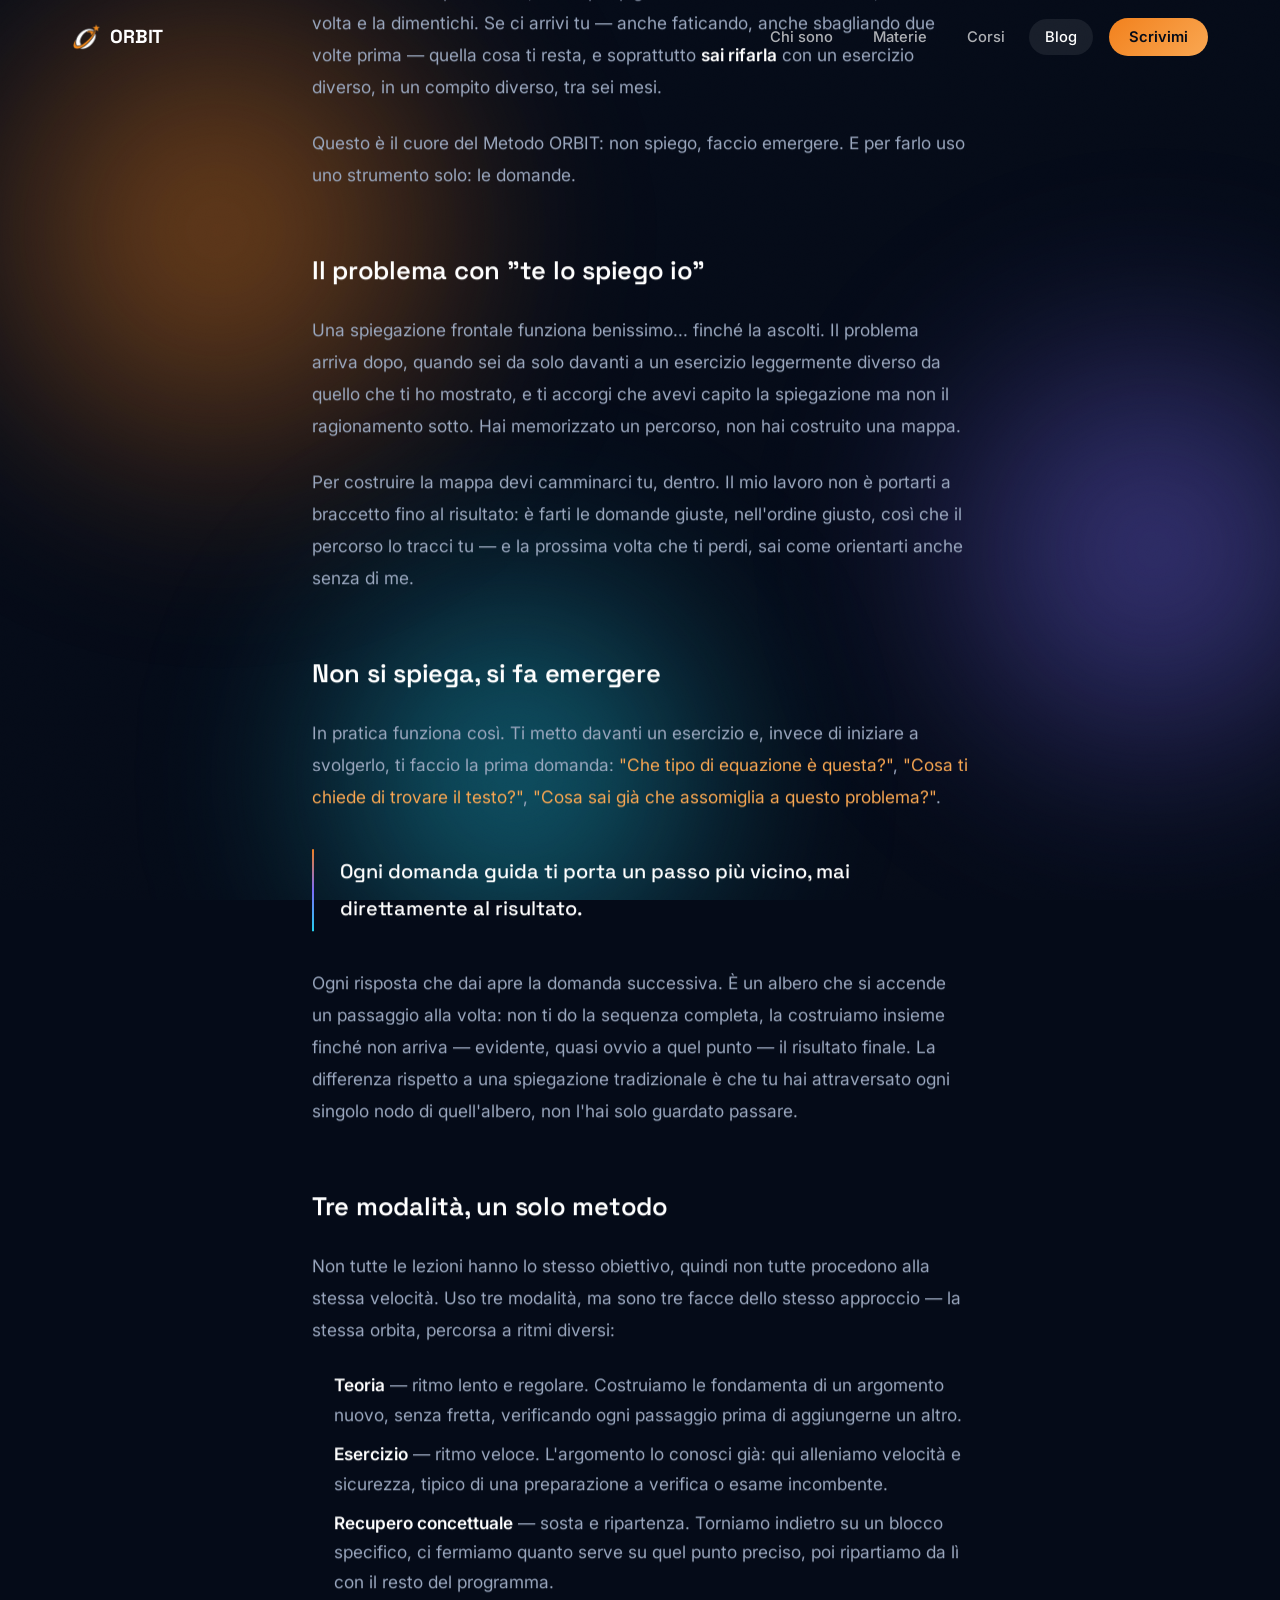
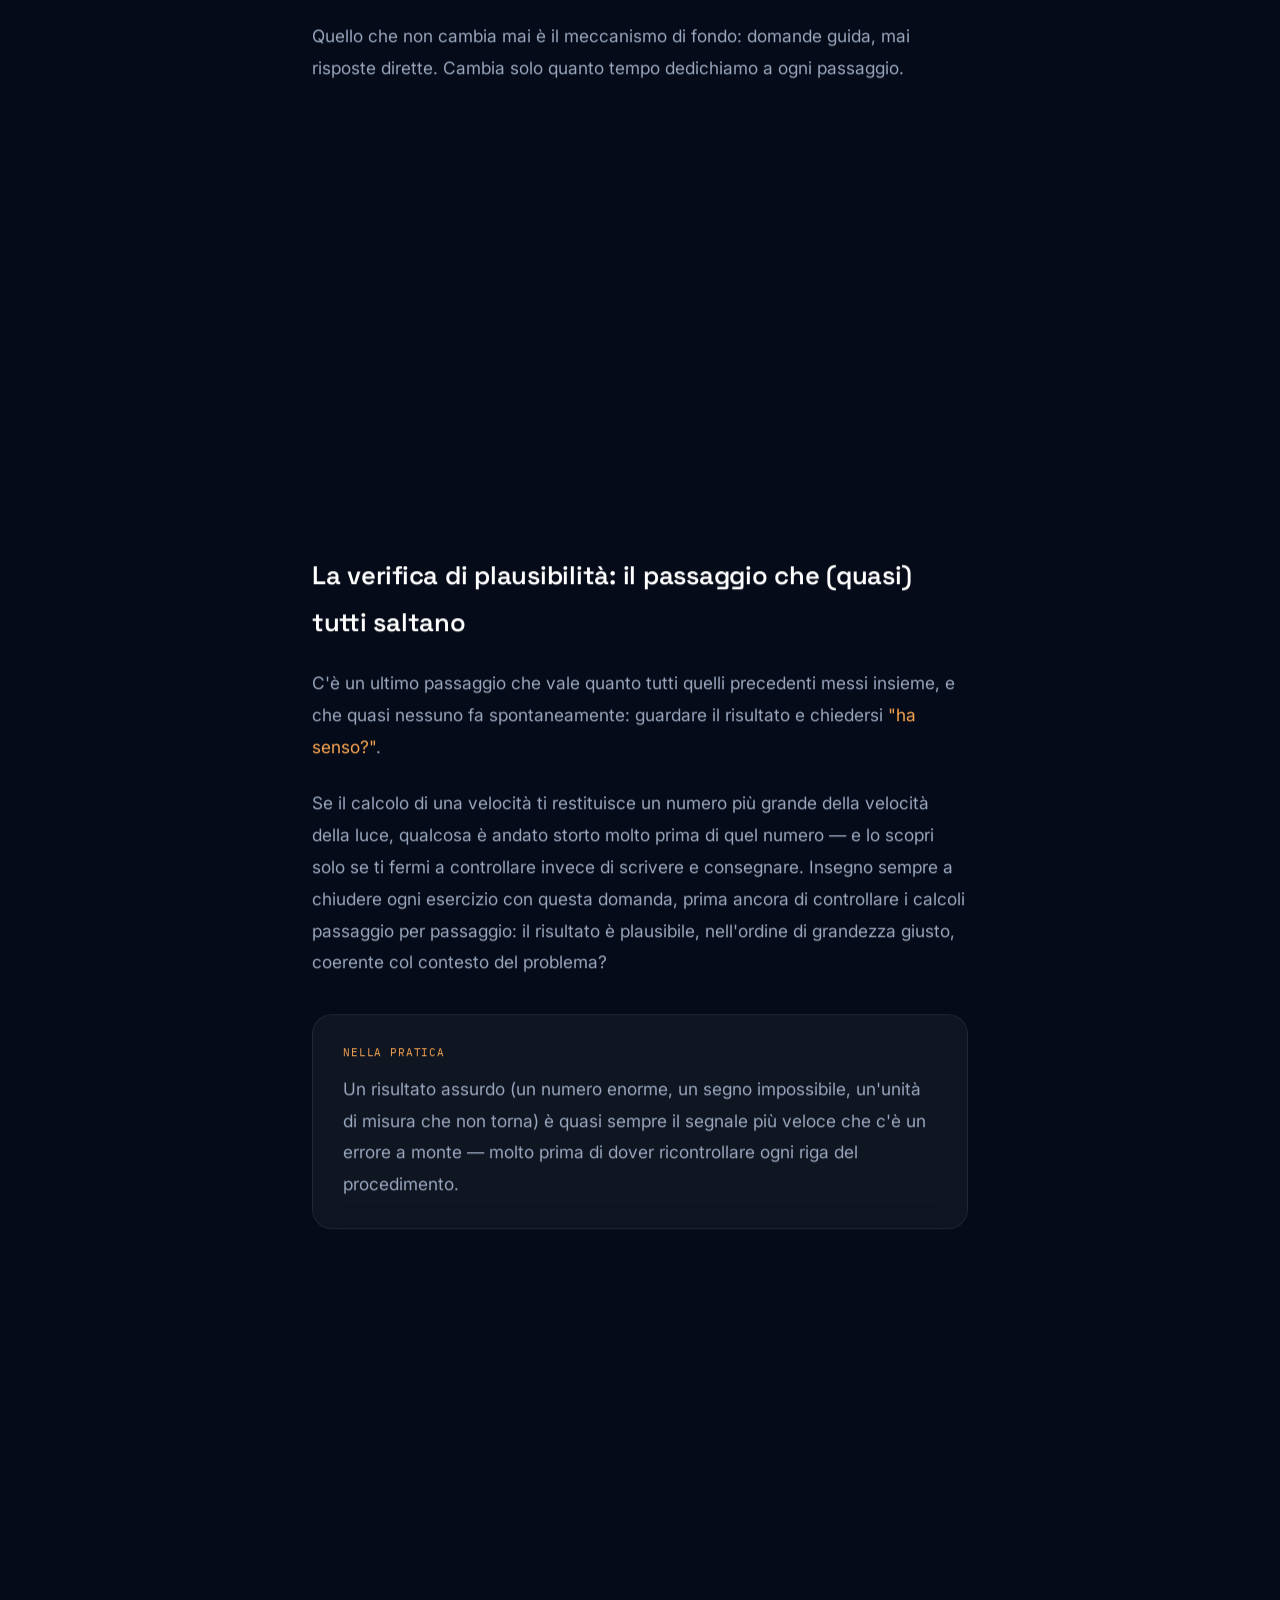
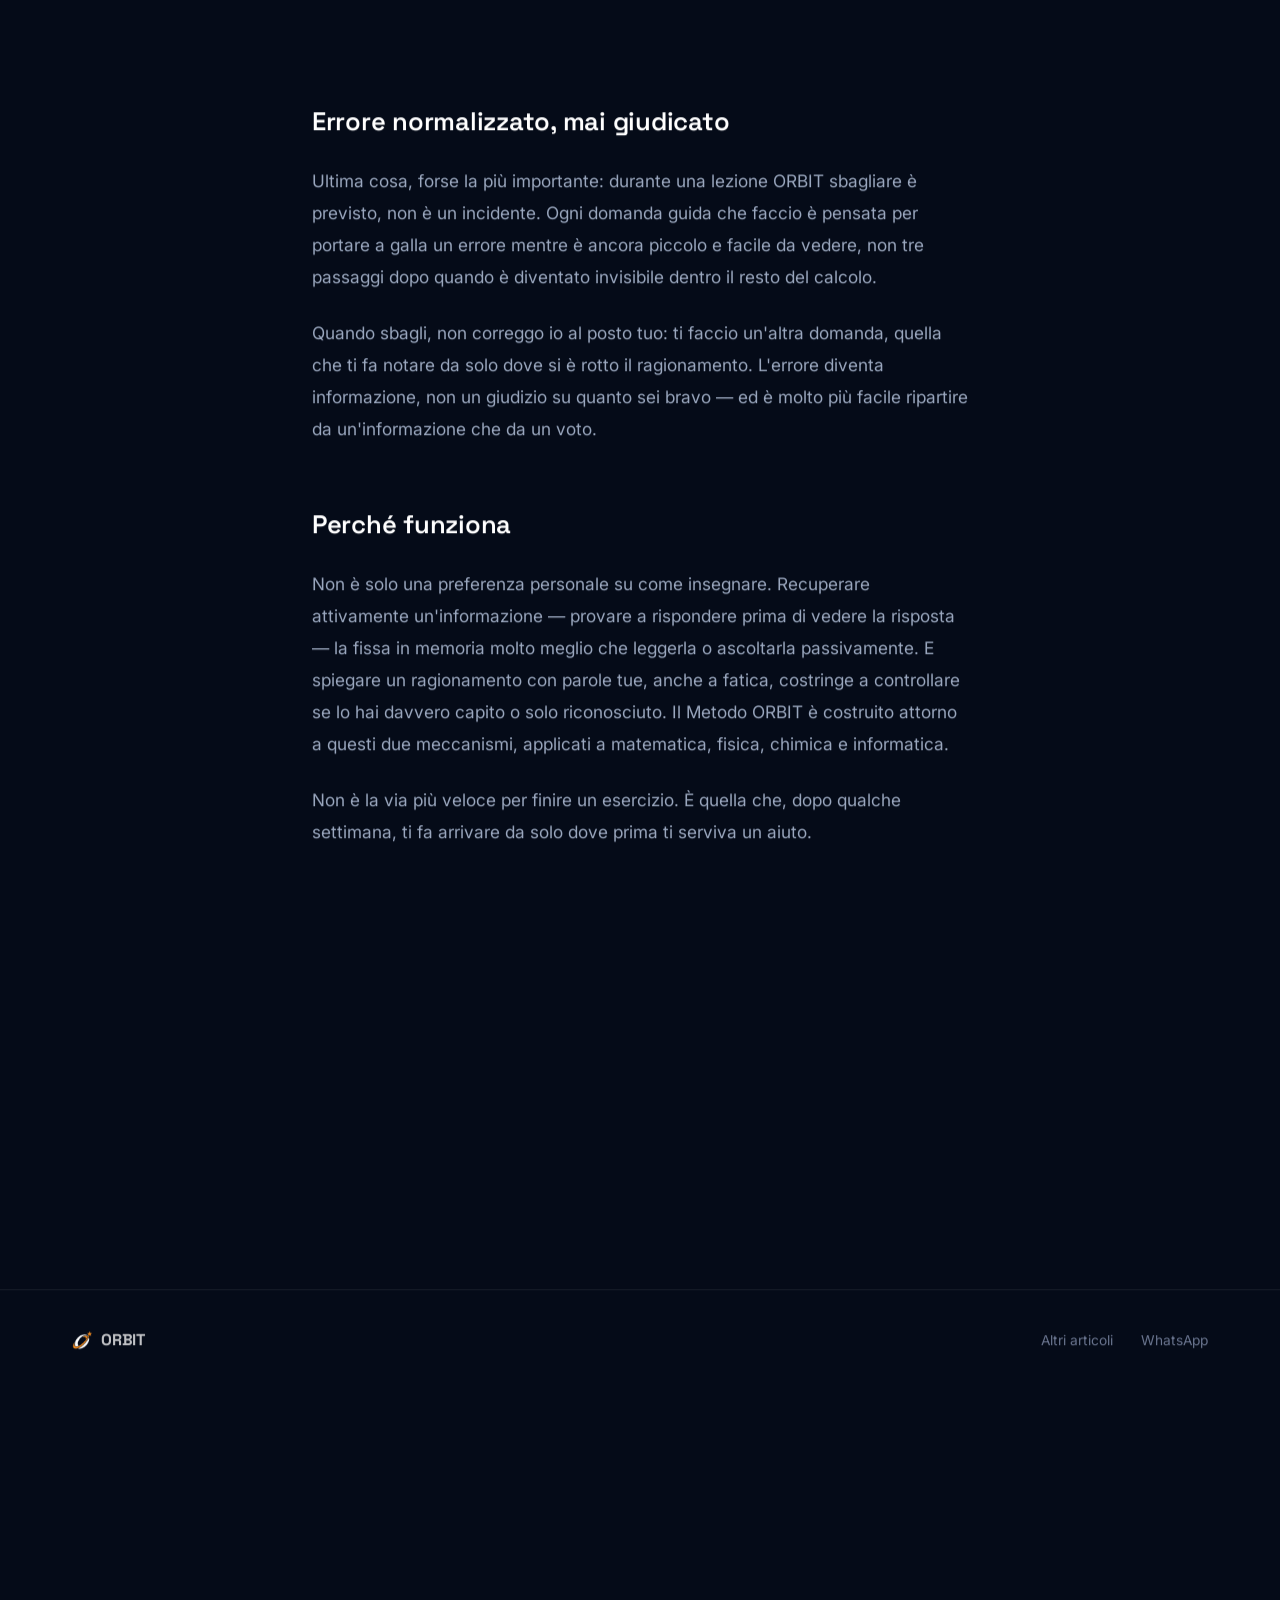
<file: blog/il-metodo-orbit-perche-non-ti-do-mai-la-soluzione-subito/index.html>
<!DOCTYPE html>
<html lang="it">
<head>
<!-- Google tag (gtag.js) -->
<script async src="https://www.googletagmanager.com/gtag/js?id=G-YY2LC22Q1R"></script>
<script>
  window.dataLayer = window.dataLayer || [];
  function gtag(){dataLayer.push(arguments);}
  gtag('js', new Date());
  gtag('config', 'G-YY2LC22Q1R');
</script>
<!-- Microsoft Clarity -->
<script type="text/javascript">
    (function(c,l,a,r,i,t,y){
        c[a]=c[a]||function(){(c[a].q=c[a].q||[]).push(arguments)};
        t=l.createElement(r);t.async=1;t.src="https://www.clarity.ms/tag/"+i;
        y=l.getElementsByTagName(r)[0];y.parentNode.insertBefore(t,y);
    })(window, document, "clarity", "script", "xrq9zhbsk7");
</script>
<meta charset="UTF-8">
<meta name="viewport" content="width=device-width, initial-scale=1.0">
<title>Il Metodo ORBIT: perché non ti do mai la soluzione subito | Orbit Ripetizioni</title>
<meta name="description" content="Non spiego, faccio emergere la soluzione con domande guida. Tre modalità di lezione, verifica di plausibilità ed errore normalizzato: come funziona davvero il Metodo ORBIT.">
<link rel="canonical" href="https://orbitripetizioni.it/blog/il-metodo-orbit-perche-non-ti-do-mai-la-soluzione-subito/">
<meta property="og:type" content="article">
<meta property="og:title" content="Il Metodo ORBIT: perché non ti do mai la soluzione subito">
<meta property="og:description" content="Non spiego, faccio emergere la soluzione con domande guida. Tre modalità di lezione, verifica di plausibilità ed errore normalizzato.">
<meta property="og:image" content="https://orbitripetizioni.it/assets/img/logo.png">
<meta name="twitter:card" content="summary_large_image">
<link rel="preconnect" href="https://fonts.googleapis.com">
<link href="https://fonts.googleapis.com/css2?family=Space+Grotesk:wght@400;500;600;700&family=Inter:wght@400;500;600;700&family=IBM+Plex+Mono:wght@400;500&display=swap" rel="stylesheet">
<link rel="stylesheet" href="../../assets/css/v2.css">
<link rel="stylesheet" href="../../assets/css/v2-blog.css">
<script type="application/ld+json">
{
  "@context": "https://schema.org",
  "@type": "BlogPosting",
  "headline": "Il Metodo ORBIT: perché non ti do mai la soluzione subito",
  "description": "Non spiego, faccio emergere la soluzione con domande guida. Tre modalità di lezione, verifica di plausibilità ed errore normalizzato.",
  "author": { "@type": "Person", "name": "Matteo Casadei" },
  "publisher": {
    "@type": "Organization",
    "name": "Orbit Ripetizioni",
    "logo": { "@type": "ImageObject", "url": "https://orbitripetizioni.it/assets/img/logo.png" }
  },
  "mainEntityOfPage": "https://orbitripetizioni.it/blog/il-metodo-orbit-perche-non-ti-do-mai-la-soluzione-subito/",
  "datePublished": "2026-07-23",
  "inLanguage": "it"
}
</script>
</head>
<body>

<div id="mesh"><div class="blob blob-1"></div><div class="blob blob-2"></div><div class="blob blob-3"></div></div>
<div id="grain"></div>
<div id="cursor-glow"></div>
<div id="cursor-ring"></div>
<div id="cursor-dot"></div>
<div id="scroll-progress"></div>

<header>
  <nav>
    <a href="../../index.html#hero" class="brand">
      <img src="../../assets/img/logo-mark.png" alt="" class="brand-mark">
      <span class="brand-word">ORBIT</span>
    </a>
    <div class="nav-links">
      <a href="../../index.html#chi-sono">Chi sono</a>
      <a href="../../index.html#materie">Materie</a>
      <a href="../../index.html#corsi">Corsi</a>
      <a href="../index.html" class="active">Blog</a>
      <a href="https://wa.me/393319241103" class="nav-cta magnetic">Scrivimi</a>
    </div>
    <button class="nav-toggle" aria-label="Menu"><span></span></button>
  </nav>
</header>

<div id="smooth-spacer"></div>
<div id="smooth-content">
<main>

<section id="post-header">
  <div class="wrap blog-header-inner">
    <span class="eyebrow reveal"><svg class="eyebrow-orbit" viewBox="0 0 16 16"><circle cx="8" cy="8" r="6.5" fill="none" stroke="currentColor" stroke-width="1.2"/><circle class="eyebrow-orbit-dot" cx="8" cy="1.7" r="1.4"/></svg>Blog · Metodo di studio</span>
    <h1 class="hero-title reveal" style="font-size:clamp(2rem, 4.4vw, 3.1rem);">Il Metodo ORBIT: <span class="gradient-text">perché non ti do mai la soluzione subito</span></h1>
    <div class="post-header-meta reveal">
      <span class="author"><img src="../../assets/img/author-matteo.jpeg" alt="Matteo Casadei"> Matteo Casadei</span>
      <span>23 Luglio 2026</span>
      <span>8 min di lettura</span>
    </div>
  </div>
</section>

<div class="post-cover reveal">
  <div class="glass">
    <video src="../../assets/video/blog/il-metodo-orbit-perche-non-ti-do-mai-la-soluzione-subito/domande-guida_1920x1080.mp4" autoplay muted playsinline loop disablepictureinpicture disableremoteplayback></video>
  </div>
</div>

<article class="post-body">

  <p>Ogni tanto uno studente mi chiede, quasi infastidito: <em>"Ma me la dici e basta la formula?"</em>. La risposta è no, e non per pignoleria. È che se te la dico io, la usi una volta e la dimentichi. Se ci arrivi tu — anche faticando, anche sbagliando due volte prima — quella cosa ti resta, e soprattutto <strong>sai rifarla</strong> con un esercizio diverso, in un compito diverso, tra sei mesi.</p>

  <p>Questo è il cuore del Metodo ORBIT: non spiego, faccio emergere. E per farlo uso uno strumento solo: le domande.</p>

  <h2>Il problema con "te lo spiego io"</h2>

  <p>Una spiegazione frontale funziona benissimo... finché la ascolti. Il problema arriva dopo, quando sei da solo davanti a un esercizio leggermente diverso da quello che ti ho mostrato, e ti accorgi che avevi capito la spiegazione ma non il ragionamento sotto. Hai memorizzato un percorso, non hai costruito una mappa.</p>

  <p>Per costruire la mappa devi camminarci tu, dentro. Il mio lavoro non è portarti a braccetto fino al risultato: è farti le domande giuste, nell'ordine giusto, così che il percorso lo tracci tu — e la prossima volta che ti perdi, sai come orientarti anche senza di me.</p>

  <h2>Non si spiega, si fa emergere</h2>

  <p>In pratica funziona così. Ti metto davanti un esercizio e, invece di iniziare a svolgerlo, ti faccio la prima domanda: <em>"Che tipo di equazione è questa?"</em>, <em>"Cosa ti chiede di trovare il testo?"</em>, <em>"Cosa sai già che assomiglia a questo problema?"</em>.</p>

  <blockquote>Ogni domanda guida ti porta un passo più vicino, mai direttamente al risultato.</blockquote>

  <p>Ogni risposta che dai apre la domanda successiva. È un albero che si accende un passaggio alla volta: non ti do la sequenza completa, la costruiamo insieme finché non arriva — evidente, quasi ovvio a quel punto — il risultato finale. La differenza rispetto a una spiegazione tradizionale è che tu hai attraversato ogni singolo nodo di quell'albero, non l'hai solo guardato passare.</p>

  <h2>Tre modalità, un solo metodo</h2>

  <p>Non tutte le lezioni hanno lo stesso obiettivo, quindi non tutte procedono alla stessa velocità. Uso tre modalità, ma sono tre facce dello stesso approccio — la stessa orbita, percorsa a ritmi diversi:</p>

  <ul>
    <li><strong>Teoria</strong> — ritmo lento e regolare. Costruiamo le fondamenta di un argomento nuovo, senza fretta, verificando ogni passaggio prima di aggiungerne un altro.</li>
    <li><strong>Esercizio</strong> — ritmo veloce. L'argomento lo conosci già: qui alleniamo velocità e sicurezza, tipico di una preparazione a verifica o esame incombente.</li>
    <li><strong>Recupero concettuale</strong> — sosta e ripartenza. Torniamo indietro su un blocco specifico, ci fermiamo quanto serve su quel punto preciso, poi ripartiamo da lì con il resto del programma.</li>
  </ul>

  <p>Quello che non cambia mai è il meccanismo di fondo: domande guida, mai risposte dirette. Cambia solo quanto tempo dedichiamo a ogni passaggio.</p>

  <figure class="reveal">
    <div class="glass" style="padding:8px; border-radius:16px;">
      <video src="../../assets/video/blog/il-metodo-orbit-perche-non-ti-do-mai-la-soluzione-subito/tre-modalita_1920x1080.mp4" style="border-radius:10px; width:100%; display:block;" autoplay muted playsinline loop disablepictureinpicture disableremoteplayback></video>
    </div>
    <figcaption>Teoria, esercizio, recupero concettuale: un'unica orbita, tre velocità.</figcaption>
  </figure>

  <h2>La verifica di plausibilità: il passaggio che (quasi) tutti saltano</h2>

  <p>C'è un ultimo passaggio che vale quanto tutti quelli precedenti messi insieme, e che quasi nessuno fa spontaneamente: guardare il risultato e chiedersi <em>"ha senso?"</em>.</p>

  <p>Se il calcolo di una velocità ti restituisce un numero più grande della velocità della luce, qualcosa è andato storto molto prima di quel numero — e lo scopri solo se ti fermi a controllare invece di scrivere e consegnare. Insegno sempre a chiudere ogni esercizio con questa domanda, prima ancora di controllare i calcoli passaggio per passaggio: il risultato è plausibile, nell'ordine di grandezza giusto, coerente col contesto del problema?</p>

  <div class="glass callout">
    <span class="callout-tag">Nella pratica</span>
    <p>Un risultato assurdo (un numero enorme, un segno impossibile, un'unità di misura che non torna) è quasi sempre il segnale più veloce che c'è un errore a monte — molto prima di dover ricontrollare ogni riga del procedimento.</p>
  </div>

  <figure class="reveal">
    <div class="glass" style="padding:8px; border-radius:16px;">
      <video src="../../assets/video/blog/il-metodo-orbit-perche-non-ti-do-mai-la-soluzione-subito/verifica-plausibilita_1920x1080.mp4" style="border-radius:10px; width:100%; display:block;" autoplay muted playsinline loop disablepictureinpicture disableremoteplayback></video>
    </div>
    <figcaption>Un risultato assurdo si corregge prima ancora di ricontrollare i calcoli.</figcaption>
  </figure>

  <h2>Errore normalizzato, mai giudicato</h2>

  <p>Ultima cosa, forse la più importante: durante una lezione ORBIT sbagliare è previsto, non è un incidente. Ogni domanda guida che faccio è pensata per portare a galla un errore mentre è ancora piccolo e facile da vedere, non tre passaggi dopo quando è diventato invisibile dentro il resto del calcolo.</p>

  <p>Quando sbagli, non correggo io al posto tuo: ti faccio un'altra domanda, quella che ti fa notare da solo dove si è rotto il ragionamento. L'errore diventa informazione, non un giudizio su quanto sei bravo — ed è molto più facile ripartire da un'informazione che da un voto.</p>

  <h2>Perché funziona</h2>

  <p>Non è solo una preferenza personale su come insegnare. Recuperare attivamente un'informazione — provare a rispondere prima di vedere la risposta — la fissa in memoria molto meglio che leggerla o ascoltarla passivamente. E spiegare un ragionamento con parole tue, anche a fatica, costringe a controllare se lo hai davvero capito o solo riconosciuto. Il Metodo ORBIT è costruito attorno a questi due meccanismi, applicati a matematica, fisica, chimica e informatica.</p>

  <p>Non è la via più veloce per finire un esercizio. È quella che, dopo qualche settimana, ti fa arrivare da solo dove prima ti serviva un aiuto.</p>

</article>

<div class="post-cta reveal">
  <div class="glass">
    <h3>Vuoi provare il Metodo ORBIT sulla tua materia?</h3>
    <p>Scrivimi su WhatsApp: parliamo di dove sei bloccato e organizziamo la prima lezione diagnostica.</p>
    <a href="https://wa.me/393319241103" class="btn btn-primary magnetic">Scrivimi su WhatsApp →</a>
  </div>
</div>

</main>

<footer>
  <div class="wrap footer-inner">
    <div class="footer-brand"><img src="../../assets/img/logo-mark.png" alt="" class="brand-mark"><span class="brand-word">ORBIT</span></div>
    <div class="footer-links">
      <a href="../index.html">Altri articoli</a>
      <a href="https://wa.me/393319241103">WhatsApp</a>
    </div>
  </div>
</footer>
</div><!-- /#smooth-content -->

<script src="../../assets/js/v2.js"></script>
</body>
</html>
</file>
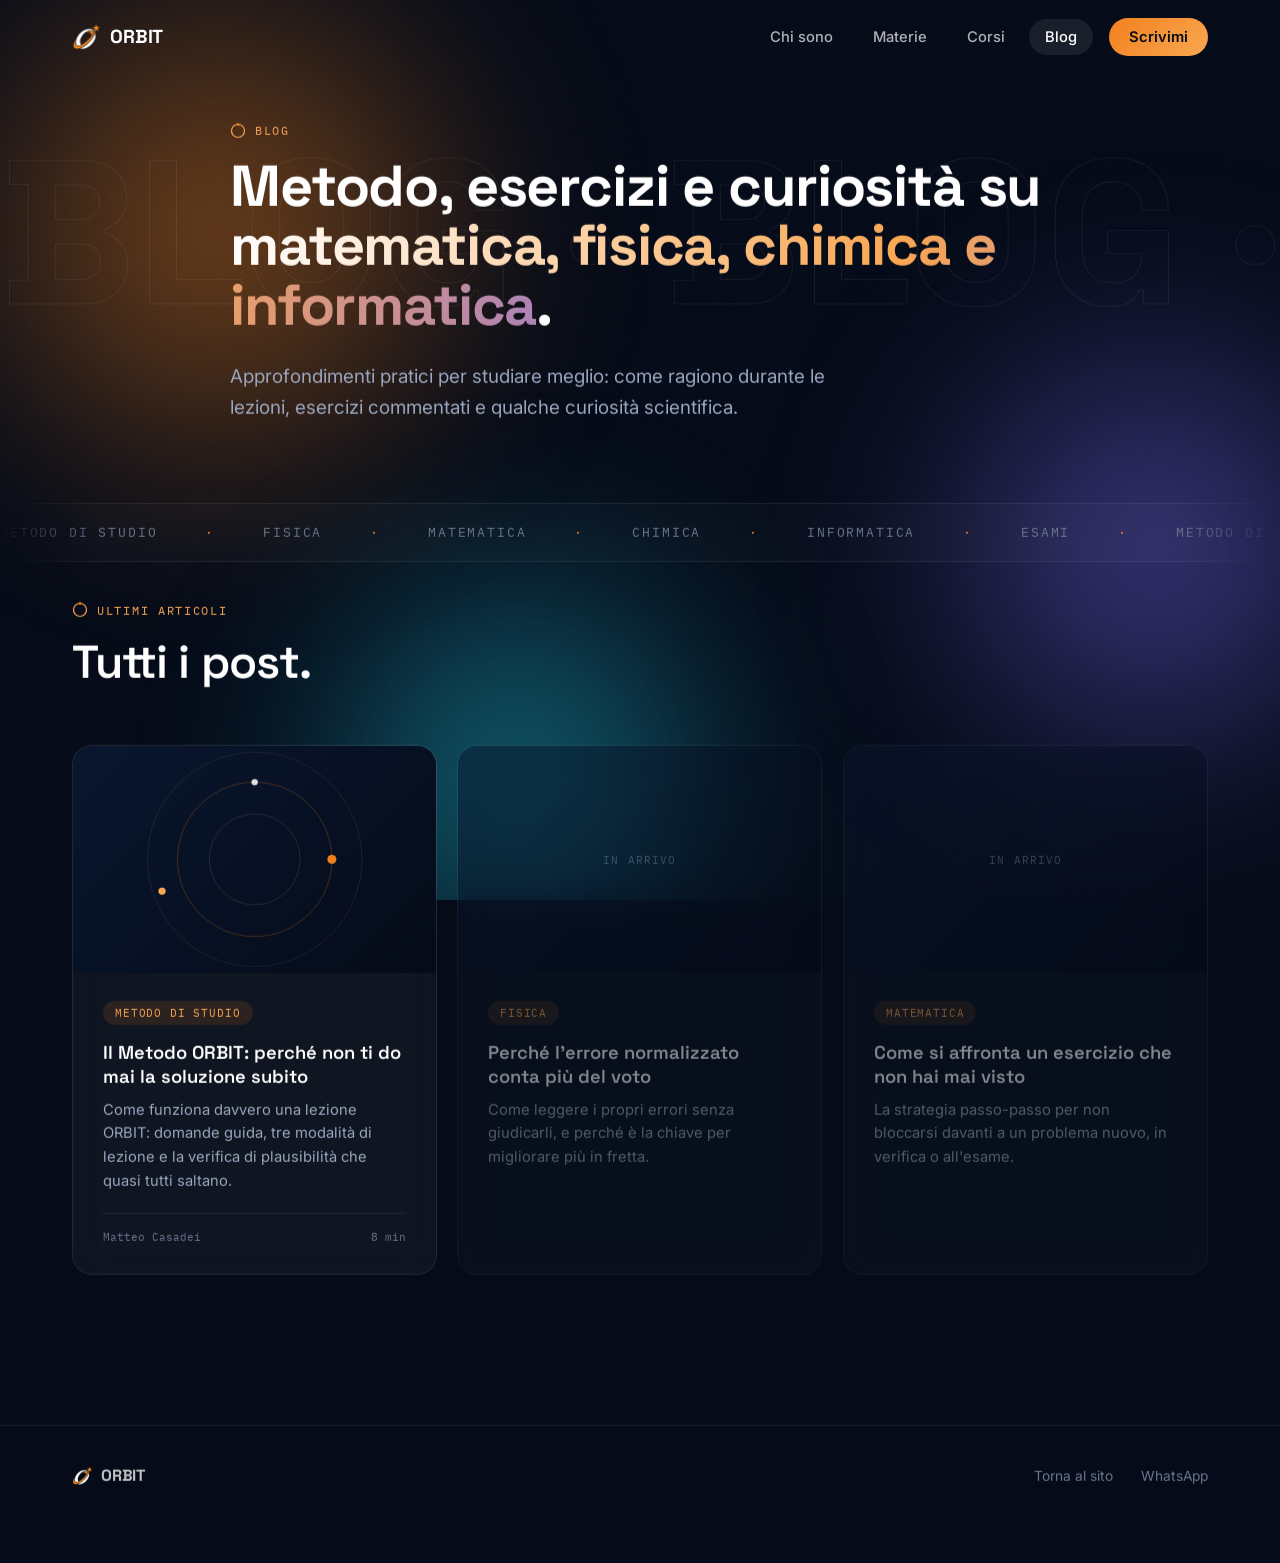
<file: v2/blog/index.html>
<!DOCTYPE html>
<html lang="it">
<head>
<!-- Google tag (gtag.js) -->
<script async src="https://www.googletagmanager.com/gtag/js?id=G-YY2LC22Q1R"></script>
<script>
  window.dataLayer = window.dataLayer || [];
  function gtag(){dataLayer.push(arguments);}
  gtag('js', new Date());
  gtag('config', 'G-YY2LC22Q1R');
</script>
<!-- Microsoft Clarity -->
<script type="text/javascript">
    (function(c,l,a,r,i,t,y){
        c[a]=c[a]||function(){(c[a].q=c[a].q||[]).push(arguments)};
        t=l.createElement(r);t.async=1;t.src="https://www.clarity.ms/tag/"+i;
        y=l.getElementsByTagName(r)[0];y.parentNode.insertBefore(t,y);
    })(window, document, "clarity", "script", "xrq9zhbsk7");
</script>
<meta charset="UTF-8">
<meta name="viewport" content="width=device-width, initial-scale=1.0">
<title>Blog — Metodo di studio, fisica, matematica, chimica e informatica | Orbit Ripetizioni</title>
<meta name="description" content="Metodi di studio, approfondimenti e curiosità su matematica, fisica, chimica e informatica. Il blog di Orbit Ripetizioni, lezioni private a Milano.">
<link rel="preconnect" href="https://fonts.googleapis.com">
<link href="https://fonts.googleapis.com/css2?family=Space+Grotesk:wght@400;500;600;700&family=Inter:wght@400;500;600;700&family=IBM+Plex+Mono:wght@400;500&display=swap" rel="stylesheet">
<link rel="stylesheet" href="../../assets/css/v2.css">
<link rel="stylesheet" href="../../assets/css/v2-blog.css">
</head>
<body>

<div id="mesh"><div class="blob blob-1"></div><div class="blob blob-2"></div><div class="blob blob-3"></div></div>
<div id="grain"></div>
<div id="cursor-glow"></div>
<div id="cursor-ring"></div>
<div id="cursor-dot"></div>
<div id="scroll-progress"></div>

<header>
  <nav>
    <a href="../index.html#hero" class="brand">
      <img src="../../assets/img/logo-mark.png" alt="" class="brand-mark">
      <span class="brand-word">ORBIT</span>
    </a>
    <div class="nav-links">
      <a href="../index.html#chi-sono">Chi sono</a>
      <a href="../index.html#materie">Materie</a>
      <a href="../index.html#corsi">Corsi</a>
      <a href="./index.html" class="active">Blog</a>
      <a href="https://wa.me/393319241103" class="nav-cta magnetic">Scrivimi</a>
    </div>
    <button class="nav-toggle" aria-label="Menu"><span></span></button>
  </nav>
</header>

<div id="smooth-spacer"></div>
<div id="smooth-content">
<main>

<section id="blog-header">
  <div class="hero-kinetic" aria-hidden="true">
    <div class="hero-kinetic-track">
      <span>BLOG&nbsp;·&nbsp;</span><span>BLOG&nbsp;·&nbsp;</span><span>BLOG&nbsp;·&nbsp;</span><span>BLOG&nbsp;·&nbsp;</span>
    </div>
  </div>
  <div class="wrap blog-header-inner">
    <span class="eyebrow reveal"><svg class="eyebrow-orbit" viewBox="0 0 16 16"><circle cx="8" cy="8" r="6.5" fill="none" stroke="currentColor" stroke-width="1.2"/><circle class="eyebrow-orbit-dot" cx="8" cy="1.7" r="1.4"/></svg>Blog</span>
    <h1 class="hero-title reveal" style="font-size:clamp(2.2rem, 5vw, 3.6rem);">Metodo, esercizi e curiosità su <span class="gradient-text">matematica, fisica, chimica e informatica</span>.</h1>
    <p class="hero-sub reveal" style="max-width:620px;">Approfondimenti pratici per studiare meglio: come ragiono durante le lezioni, esercizi commentati e qualche curiosità scientifica.</p>
  </div>
</section>

<div class="marquee">
  <div class="marquee-track">
    <span>METODO DI STUDIO <em>·</em> FISICA <em>·</em> MATEMATICA <em>·</em> CHIMICA <em>·</em> INFORMATICA <em>·</em> ESAMI <em>·</em></span>
    <span>METODO DI STUDIO <em>·</em> FISICA <em>·</em> MATEMATICA <em>·</em> CHIMICA <em>·</em> INFORMATICA <em>·</em> ESAMI <em>·</em></span>
  </div>
</div>

<section id="post-list">
  <div class="wrap">
    <span class="eyebrow reveal"><svg class="eyebrow-orbit" viewBox="0 0 16 16"><circle cx="8" cy="8" r="6.5" fill="none" stroke="currentColor" stroke-width="1.2"/><circle class="eyebrow-orbit-dot" cx="8" cy="1.7" r="1.4"/></svg>Ultimi articoli</span>
    <h2 class="section-title reveal">Tutti i post.</h2>
    <div class="post-grid reveal-group">

      <a href="./il-metodo-orbit-perche-non-ti-do-mai-la-soluzione-subito/index.html" class="glass post-card reveal">
        <div class="post-card-cover">
          <svg viewBox="0 0 400 250" width="100%" height="100%" preserveAspectRatio="xMidYMid slice">
            <circle cx="200" cy="125" r="50" fill="none" stroke="rgba(255,255,255,0.12)" stroke-width="1"></circle>
            <circle cx="200" cy="125" r="85" fill="none" stroke="rgba(242,129,29,0.28)" stroke-width="1"></circle>
            <circle cx="200" cy="125" r="118" fill="none" stroke="rgba(255,255,255,0.08)" stroke-width="1"></circle>
            <circle cx="285" cy="125" r="5" fill="#F2811D"></circle>
            <circle cx="200" cy="40" r="3.5" fill="#FFFFFF" opacity="0.85"></circle>
            <circle cx="98" cy="160" r="4" fill="#F9A752"></circle>
          </svg>
        </div>
        <div class="post-card-body">
          <span class="post-badge">Metodo di studio</span>
          <h3>Il Metodo ORBIT: perché non ti do mai la soluzione subito</h3>
          <p>Come funziona davvero una lezione ORBIT: domande guida, tre modalità di lezione e la verifica di plausibilità che quasi tutti saltano.</p>
          <div class="post-card-meta">
            <span>Matteo Casadei</span>
            <span>8 min</span>
          </div>
        </div>
      </a>

      <div class="glass post-card coming-soon reveal">
        <div class="post-card-cover"><span>In arrivo</span></div>
        <div class="post-card-body">
          <span class="post-badge">Fisica</span>
          <h3>Perché l'errore normalizzato conta più del voto</h3>
          <p>Come leggere i propri errori senza giudicarli, e perché è la chiave per migliorare più in fretta.</p>
        </div>
      </div>

      <div class="glass post-card coming-soon reveal">
        <div class="post-card-cover"><span>In arrivo</span></div>
        <div class="post-card-body">
          <span class="post-badge">Matematica</span>
          <h3>Come si affronta un esercizio che non hai mai visto</h3>
          <p>La strategia passo-passo per non bloccarsi davanti a un problema nuovo, in verifica o all'esame.</p>
        </div>
      </div>

    </div>
  </div>
</section>

</main>

<footer>
  <div class="wrap footer-inner">
    <div class="footer-brand"><img src="../../assets/img/logo-mark.png" alt="" class="brand-mark"><span class="brand-word">ORBIT</span></div>
    <div class="footer-links">
      <a href="../index.html#hero">Torna al sito</a>
      <a href="https://wa.me/393319241103">WhatsApp</a>
    </div>
  </div>
</footer>
</div><!-- /#smooth-content -->

<script src="../../assets/js/v2.js"></script>
</body>
</html>
</file>
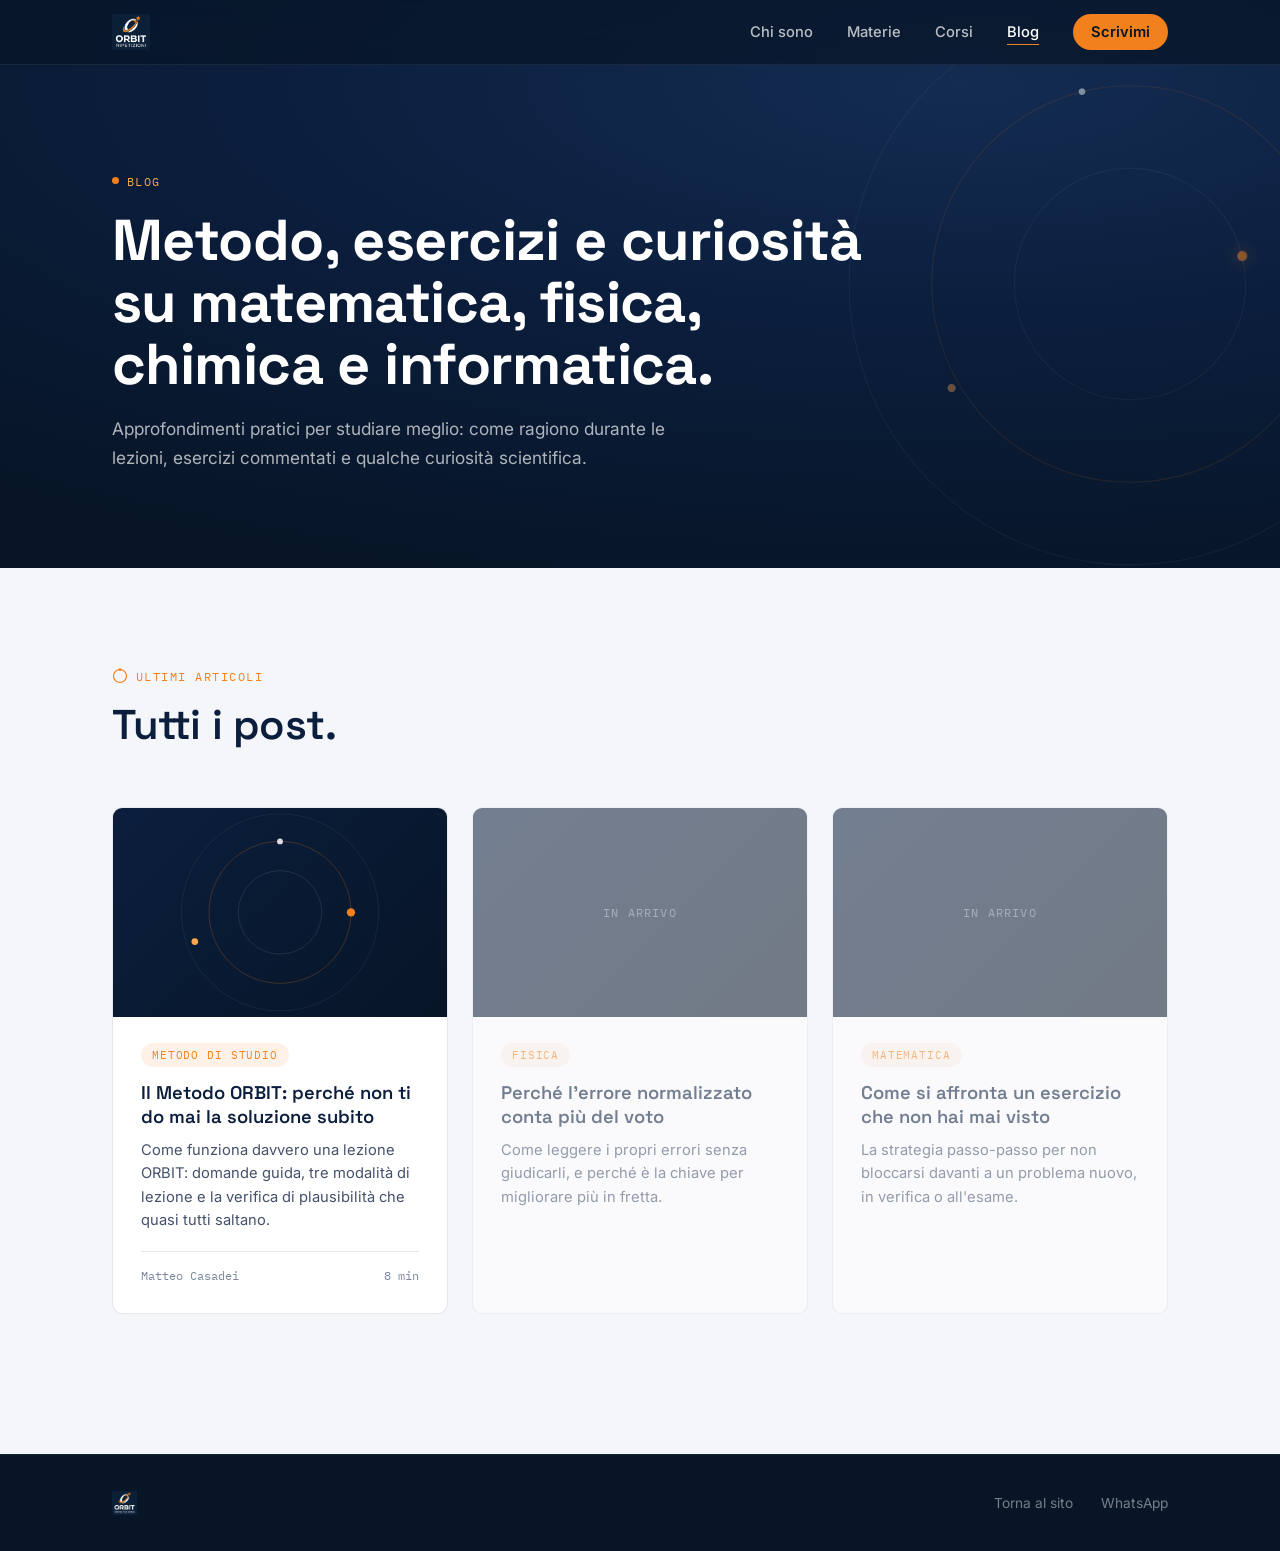
<file: v_old/blog/index.html>
<!DOCTYPE html>
<html lang="it">
<head>
<!-- Google tag (gtag.js) -->
<script async src="https://www.googletagmanager.com/gtag/js?id=G-YY2LC22Q1R"></script>
<script>
  window.dataLayer = window.dataLayer || [];
  function gtag(){dataLayer.push(arguments);}
  gtag('js', new Date());
  gtag('config', 'G-YY2LC22Q1R');
</script>
<!-- Microsoft Clarity -->
<script type="text/javascript">
    (function(c,l,a,r,i,t,y){
        c[a]=c[a]||function(){(c[a].q=c[a].q||[]).push(arguments)};
        t=l.createElement(r);t.async=1;t.src="https://www.clarity.ms/tag/"+i;
        y=l.getElementsByTagName(r)[0];y.parentNode.insertBefore(t,y);
    })(window, document, "clarity", "script", "xrq9zhbsk7");
</script>
<meta charset="UTF-8">
<meta name="viewport" content="width=device-width, initial-scale=1.0">
<meta name="robots" content="noindex, nofollow">
<title>Blog — Metodo di studio, fisica, matematica, chimica e informatica | Orbit Ripetizioni</title>
<meta name="description" content="Metodi di studio, approfondimenti e curiosità su matematica, fisica, chimica e informatica. Il blog di Orbit Ripetizioni, lezioni private a Milano.">
<link rel="canonical" href="https://orbitripetizioni.it/v_old/blog/">
<link rel="preconnect" href="https://fonts.googleapis.com">
<link href="https://fonts.googleapis.com/css2?family=Space+Grotesk:wght@400;500;600;700&family=Inter:wght@400;500;600;700&family=IBM+Plex+Mono:wght@400;500&display=swap" rel="stylesheet">
<link rel="stylesheet" href="../../assets/css/blog.css">
</head>
<body>

<header>
  <nav>
    <a href="../index.html#hero" class="brand">
      <img src="../../assets/img/logo.png" alt="Orbit Ripetizioni">
    </a>
    <div class="nav-links">
      <a href="../index.html#chi-sono">Chi sono</a>
      <a href="../index.html#materie">Materie</a>
      <a href="../index.html#corsi">Corsi</a>
      <a href="./index.html" class="active">Blog</a>
      <a href="https://wa.me/393319241103" class="nav-cta">Scrivimi</a>
    </div>
  </nav>
</header>

<section id="blog-hero">
  <svg class="blog-hero-svg" viewBox="0 0 920 920">
    <circle class="orbit-ring-line" cx="460" cy="460" r="140"></circle>
    <circle class="orbit-ring-line accent" cx="460" cy="460" r="240"></circle>
    <circle class="orbit-ring-line" cx="460" cy="460" r="340"></circle>
    <circle class="planet-a" cx="600" cy="460" r="6"></circle>
    <circle class="planet-b" cx="460" cy="220" r="4"></circle>
    <circle class="planet-c" cx="220" cy="530" r="5"></circle>
  </svg>
  <div class="wrap">
    <span class="eyebrow">Blog</span>
    <h1 class="reveal">Metodo, esercizi e curiosità su matematica, fisica, chimica e informatica.</h1>
    <p class="reveal">Approfondimenti pratici per studiare meglio: come ragiono durante le lezioni, esercizi commentati e qualche curiosità scientifica.</p>
  </div>
</section>

<section id="post-list">
  <div class="wrap">
    <span class="section-tag reveal"><svg viewBox="0 0 16 16"><circle cx="8" cy="8" r="6.5" fill="none" stroke="currentColor" stroke-width="1.2"/><circle class="tag-orbit-dot" cx="8" cy="1.7" r="1.4" fill="currentColor"/></svg>Ultimi articoli</span>
    <h2 class="section-title reveal">Tutti i post.</h2>
    <div class="post-grid">

      <a href="./il-metodo-orbit-perche-non-ti-do-mai-la-soluzione-subito/index.html" class="post-card reveal">
        <div class="post-card-cover">
          <svg viewBox="0 0 400 250" width="100%" height="100%" preserveAspectRatio="xMidYMid slice">
            <circle cx="200" cy="125" r="50" fill="none" stroke="rgba(255,255,255,0.12)" stroke-width="1"></circle>
            <circle cx="200" cy="125" r="85" fill="none" stroke="rgba(242,129,29,0.28)" stroke-width="1"></circle>
            <circle cx="200" cy="125" r="118" fill="none" stroke="rgba(255,255,255,0.08)" stroke-width="1"></circle>
            <circle cx="285" cy="125" r="5" fill="#F2811D"></circle>
            <circle cx="200" cy="40" r="3.5" fill="#FFFFFF" opacity="0.85"></circle>
            <circle cx="98" cy="160" r="4" fill="#F9A752"></circle>
          </svg>
        </div>
        <div class="post-card-body">
          <span class="post-badge">Metodo di studio</span>
          <h3>Il Metodo ORBIT: perché non ti do mai la soluzione subito</h3>
          <p>Come funziona davvero una lezione ORBIT: domande guida, tre modalità di lezione e la verifica di plausibilità che quasi tutti saltano.</p>
          <div class="post-card-meta">
            <span>Matteo Casadei</span>
            <span>8 min</span>
          </div>
        </div>
      </a>

      <div class="post-card coming-soon reveal">
        <div class="post-card-cover"><span>In arrivo</span></div>
        <div class="post-card-body">
          <span class="post-badge">Fisica</span>
          <h3>Perché l'errore normalizzato conta più del voto</h3>
          <p>Come leggere i propri errori senza giudicarli, e perché è la chiave per migliorare più in fretta.</p>
        </div>
      </div>

      <div class="post-card coming-soon reveal">
        <div class="post-card-cover"><span>In arrivo</span></div>
        <div class="post-card-body">
          <span class="post-badge">Matematica</span>
          <h3>Come si affronta un esercizio che non hai mai visto</h3>
          <p>La strategia passo-passo per non bloccarsi davanti a un problema nuovo, in verifica o all'esame.</p>
        </div>
      </div>

    </div>
  </div>
</section>

<footer>
  <div class="wrap footer-inner">
    <div class="footer-brand">
      <img src="../../assets/img/logo.png" alt="Orbit Ripetizioni">
    </div>
    <div class="footer-links">
      <a href="../index.html#hero">Torna al sito</a>
      <a href="https://wa.me/393319241103">WhatsApp</a>
    </div>
  </div>
</footer>

<script src="../../assets/js/blog.js"></script>
</body>
</html>
</file>
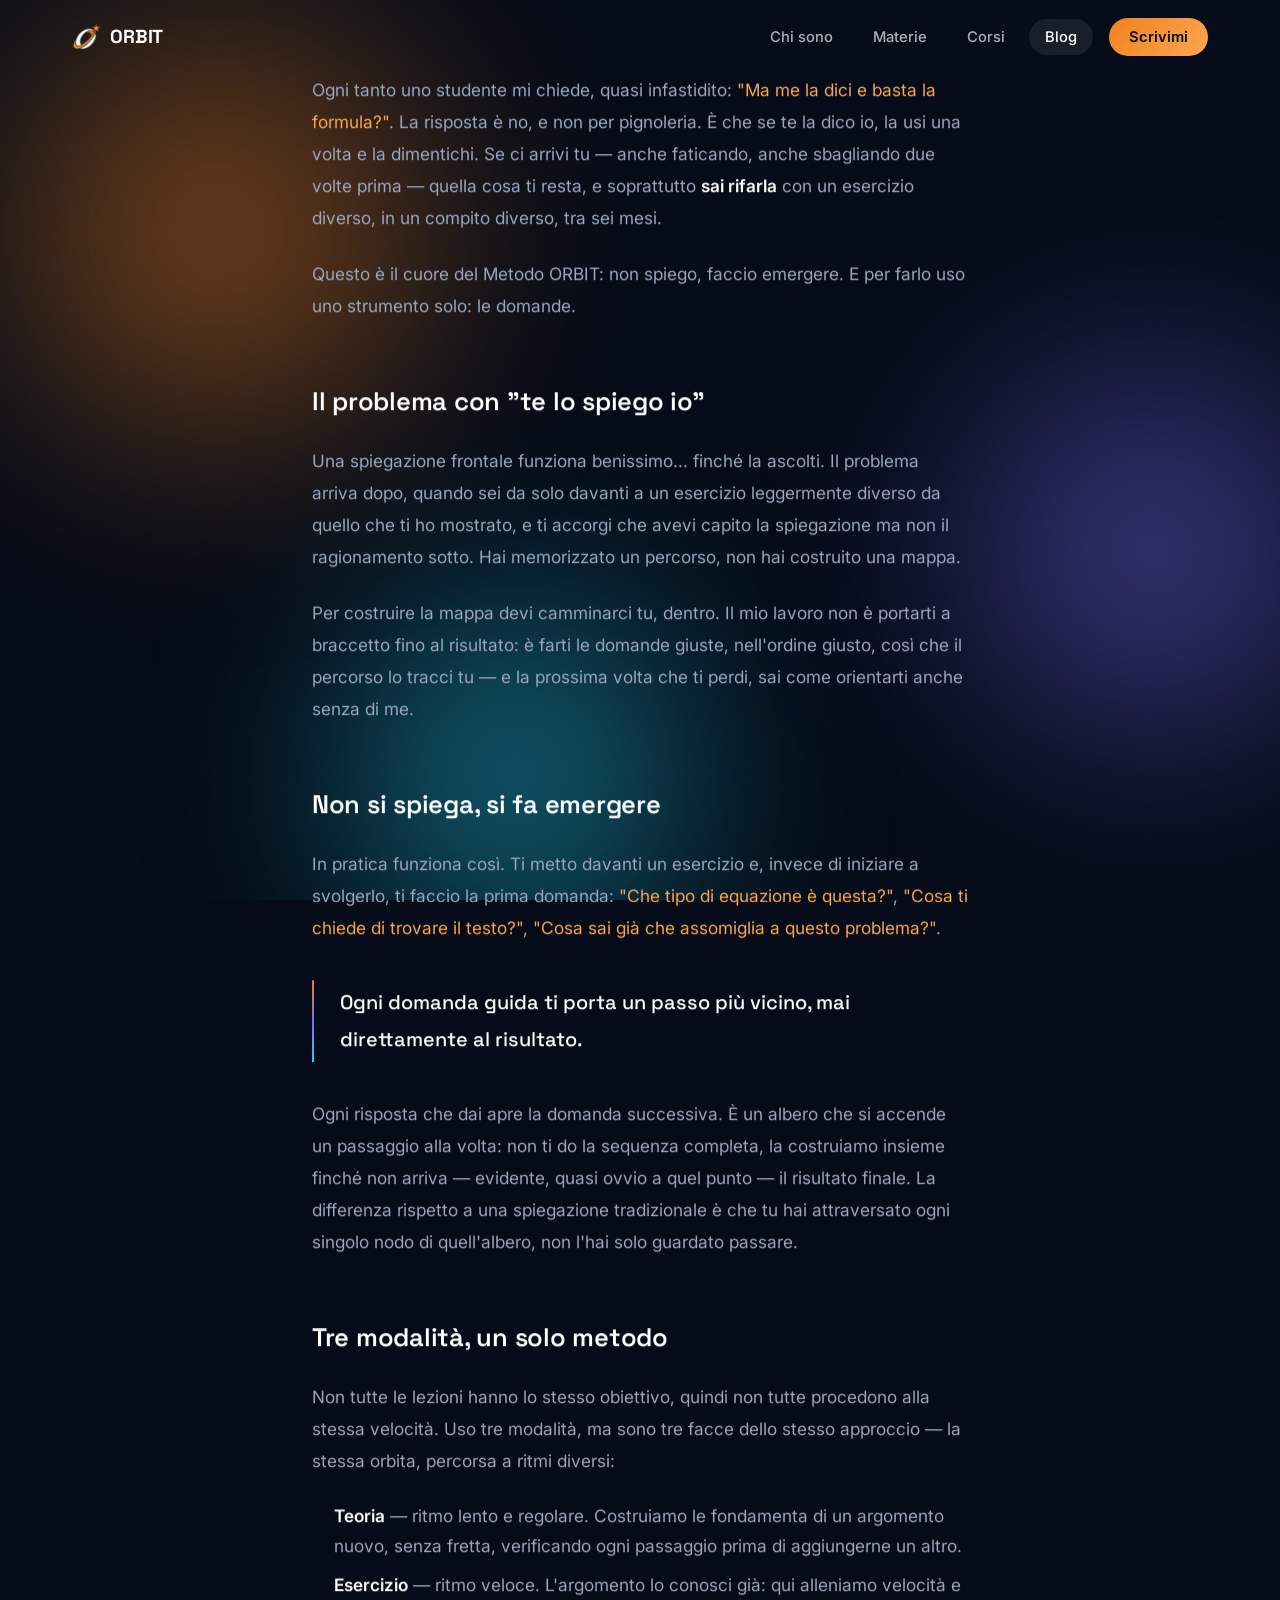
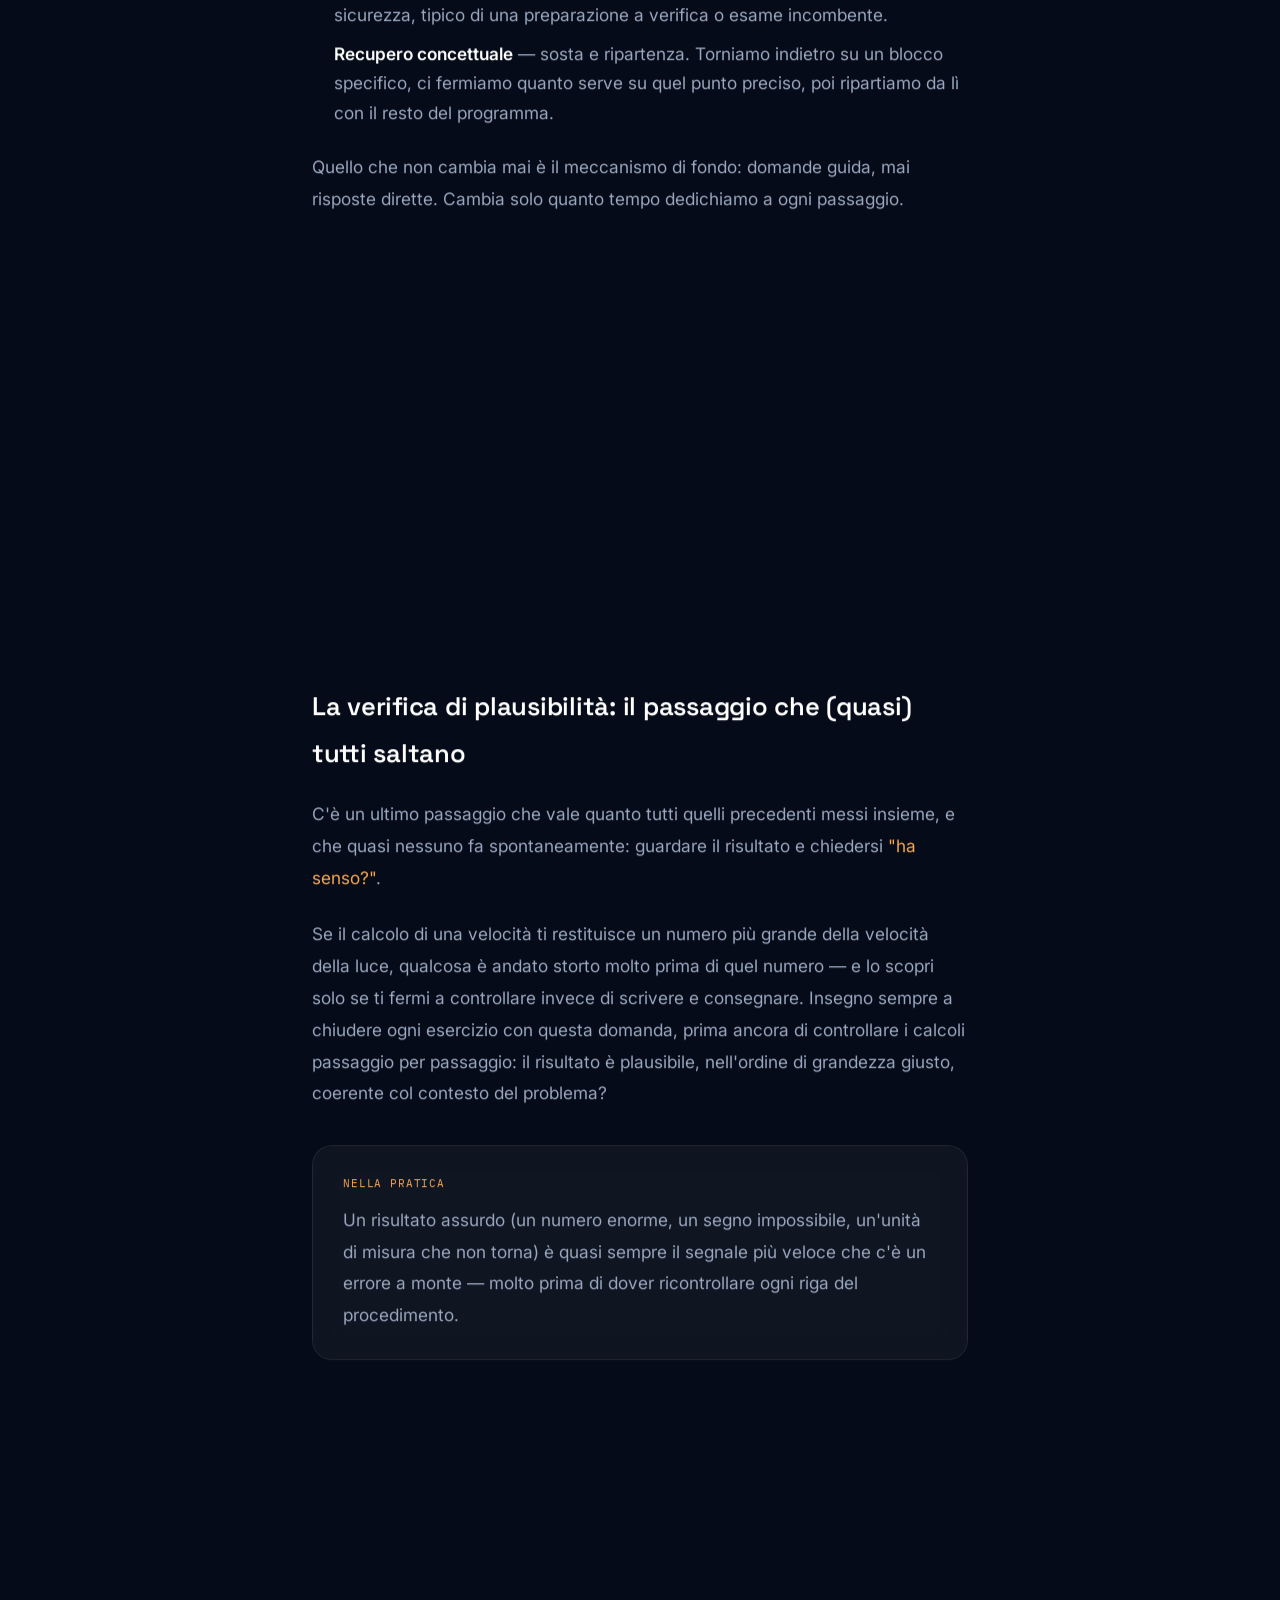
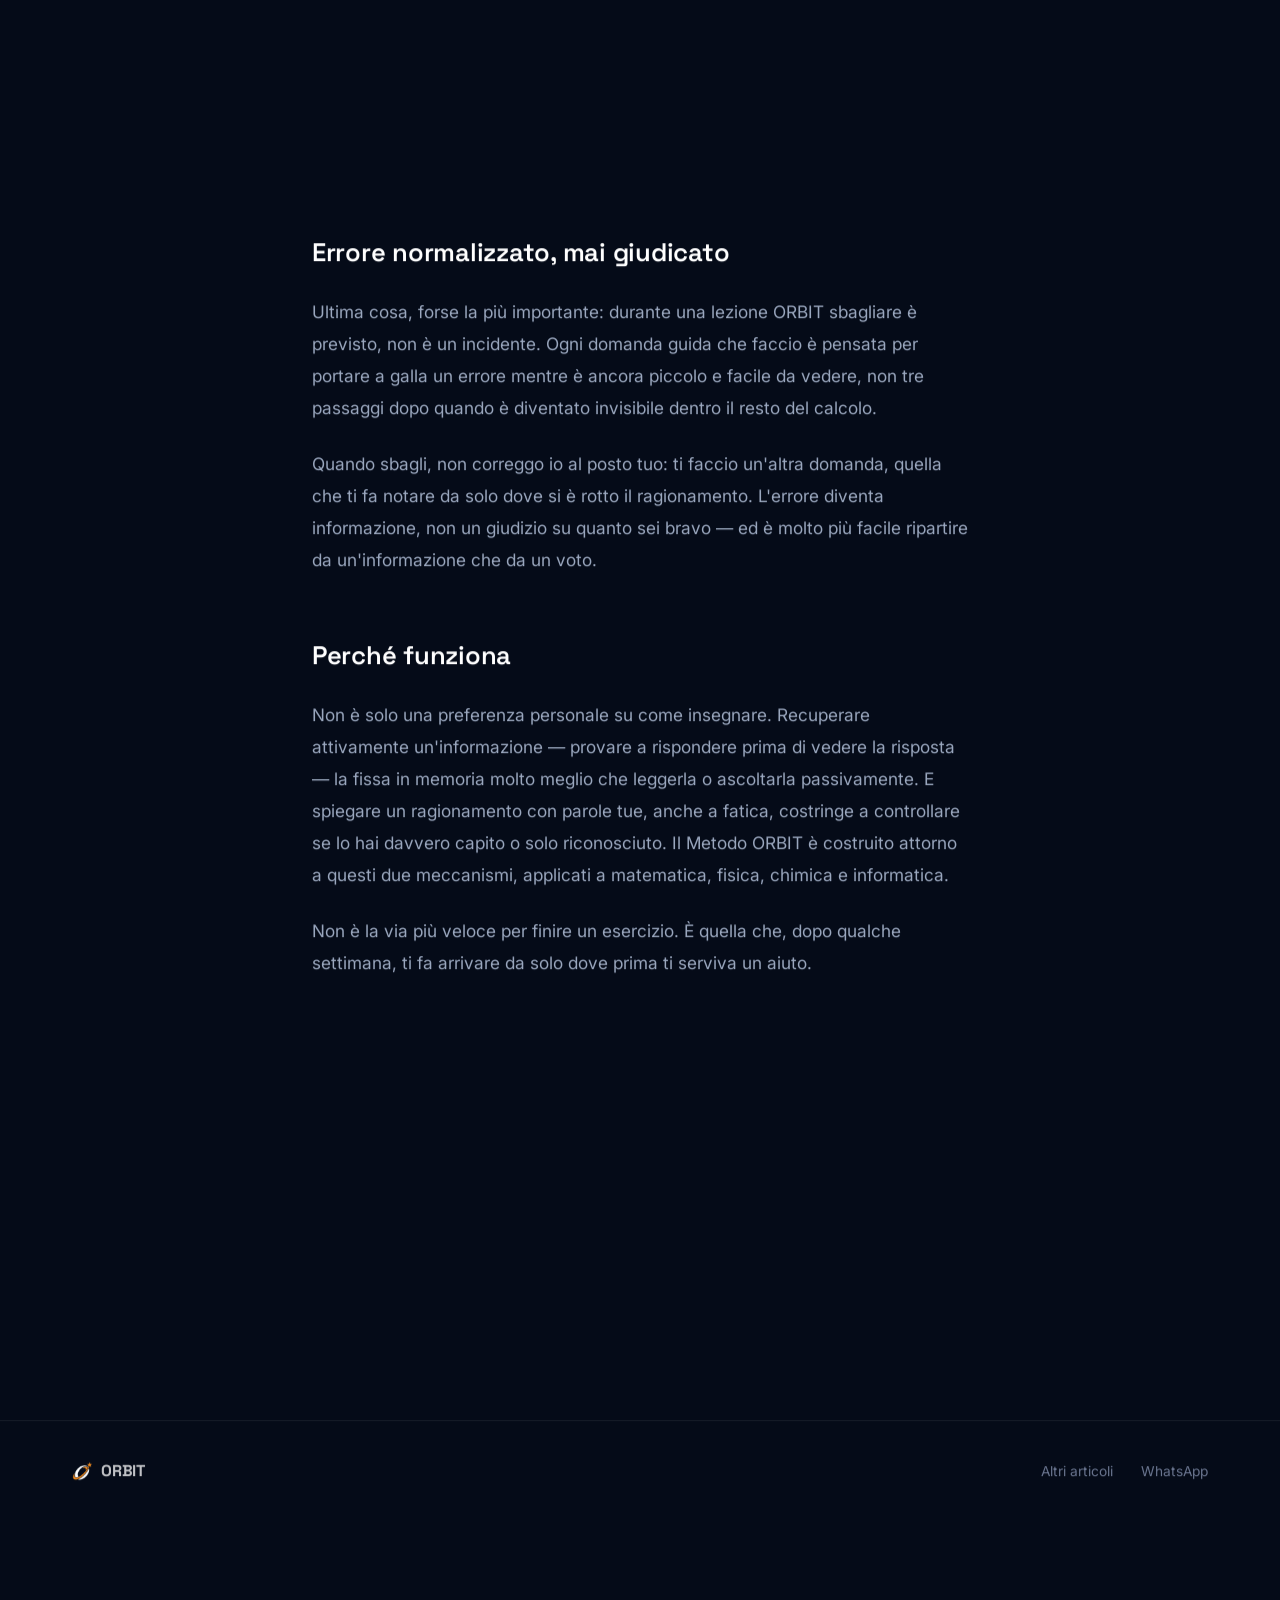
<file: v2/blog/il-metodo-orbit-perche-non-ti-do-mai-la-soluzione-subito/index.html>
<!DOCTYPE html>
<html lang="it">
<head>
<!-- Google tag (gtag.js) -->
<script async src="https://www.googletagmanager.com/gtag/js?id=G-YY2LC22Q1R"></script>
<script>
  window.dataLayer = window.dataLayer || [];
  function gtag(){dataLayer.push(arguments);}
  gtag('js', new Date());
  gtag('config', 'G-YY2LC22Q1R');
</script>
<!-- Microsoft Clarity -->
<script type="text/javascript">
    (function(c,l,a,r,i,t,y){
        c[a]=c[a]||function(){(c[a].q=c[a].q||[]).push(arguments)};
        t=l.createElement(r);t.async=1;t.src="https://www.clarity.ms/tag/"+i;
        y=l.getElementsByTagName(r)[0];y.parentNode.insertBefore(t,y);
    })(window, document, "clarity", "script", "xrq9zhbsk7");
</script>
<meta charset="UTF-8">
<meta name="viewport" content="width=device-width, initial-scale=1.0">
<title>Il Metodo ORBIT: perché non ti do mai la soluzione subito | Orbit Ripetizioni</title>
<meta name="description" content="Non spiego, faccio emergere la soluzione con domande guida. Tre modalità di lezione, verifica di plausibilità ed errore normalizzato: come funziona davvero il Metodo ORBIT.">
<link rel="canonical" href="https://orbitripetizioni.it/v2/blog/il-metodo-orbit-perche-non-ti-do-mai-la-soluzione-subito/">
<meta property="og:type" content="article">
<meta property="og:title" content="Il Metodo ORBIT: perché non ti do mai la soluzione subito">
<meta property="og:description" content="Non spiego, faccio emergere la soluzione con domande guida. Tre modalità di lezione, verifica di plausibilità ed errore normalizzato.">
<meta property="og:image" content="https://orbitripetizioni.it/assets/img/logo.png">
<meta name="twitter:card" content="summary_large_image">
<link rel="preconnect" href="https://fonts.googleapis.com">
<link href="https://fonts.googleapis.com/css2?family=Space+Grotesk:wght@400;500;600;700&family=Inter:wght@400;500;600;700&family=IBM+Plex+Mono:wght@400;500&display=swap" rel="stylesheet">
<link rel="stylesheet" href="../../../assets/css/v2.css">
<link rel="stylesheet" href="../../../assets/css/v2-blog.css">
<script type="application/ld+json">
{
  "@context": "https://schema.org",
  "@type": "BlogPosting",
  "headline": "Il Metodo ORBIT: perché non ti do mai la soluzione subito",
  "description": "Non spiego, faccio emergere la soluzione con domande guida. Tre modalità di lezione, verifica di plausibilità ed errore normalizzato.",
  "author": { "@type": "Person", "name": "Matteo Casadei" },
  "publisher": {
    "@type": "Organization",
    "name": "Orbit Ripetizioni",
    "logo": { "@type": "ImageObject", "url": "https://orbitripetizioni.it/assets/img/logo.png" }
  },
  "mainEntityOfPage": "https://orbitripetizioni.it/v2/blog/il-metodo-orbit-perche-non-ti-do-mai-la-soluzione-subito/",
  "datePublished": "2026-07-23",
  "inLanguage": "it"
}
</script>
</head>
<body>

<div id="mesh"><div class="blob blob-1"></div><div class="blob blob-2"></div><div class="blob blob-3"></div></div>
<div id="grain"></div>
<div id="cursor-glow"></div>
<div id="cursor-ring"></div>
<div id="cursor-dot"></div>
<div id="scroll-progress"></div>

<header>
  <nav>
    <a href="../../index.html#hero" class="brand">
      <img src="../../../assets/img/logo-mark.png" alt="" class="brand-mark">
      <span class="brand-word">ORBIT</span>
    </a>
    <div class="nav-links">
      <a href="../../index.html#chi-sono">Chi sono</a>
      <a href="../../index.html#materie">Materie</a>
      <a href="../../index.html#corsi">Corsi</a>
      <a href="../index.html" class="active">Blog</a>
      <a href="https://wa.me/393319241103" class="nav-cta magnetic">Scrivimi</a>
    </div>
    <button class="nav-toggle" aria-label="Menu"><span></span></button>
  </nav>
</header>

<div id="smooth-spacer"></div>
<div id="smooth-content">
<main>

<section id="post-header">
  <div class="wrap blog-header-inner">
    <span class="eyebrow reveal"><svg class="eyebrow-orbit" viewBox="0 0 16 16"><circle cx="8" cy="8" r="6.5" fill="none" stroke="currentColor" stroke-width="1.2"/><circle class="eyebrow-orbit-dot" cx="8" cy="1.7" r="1.4"/></svg>Blog · Metodo di studio</span>
    <h1 class="hero-title reveal" style="font-size:clamp(2rem, 4.4vw, 3.1rem);">Il Metodo ORBIT: <span class="gradient-text">perché non ti do mai la soluzione subito</span></h1>
    <div class="post-header-meta reveal">
      <span class="author"><img src="../../../assets/img/author-matteo.jpeg" alt="Matteo Casadei"> Matteo Casadei</span>
      <span>23 Luglio 2026</span>
      <span>8 min di lettura</span>
    </div>
  </div>
</section>

<div class="post-cover reveal">
  <div class="glass">
    <video src="../../../assets/video/blog/il-metodo-orbit-perche-non-ti-do-mai-la-soluzione-subito/domande-guida_1920x1080.mp4" autoplay muted playsinline loop disablepictureinpicture disableremoteplayback></video>
  </div>
</div>

<article class="post-body">

  <p>Ogni tanto uno studente mi chiede, quasi infastidito: <em>"Ma me la dici e basta la formula?"</em>. La risposta è no, e non per pignoleria. È che se te la dico io, la usi una volta e la dimentichi. Se ci arrivi tu — anche faticando, anche sbagliando due volte prima — quella cosa ti resta, e soprattutto <strong>sai rifarla</strong> con un esercizio diverso, in un compito diverso, tra sei mesi.</p>

  <p>Questo è il cuore del Metodo ORBIT: non spiego, faccio emergere. E per farlo uso uno strumento solo: le domande.</p>

  <h2>Il problema con "te lo spiego io"</h2>

  <p>Una spiegazione frontale funziona benissimo... finché la ascolti. Il problema arriva dopo, quando sei da solo davanti a un esercizio leggermente diverso da quello che ti ho mostrato, e ti accorgi che avevi capito la spiegazione ma non il ragionamento sotto. Hai memorizzato un percorso, non hai costruito una mappa.</p>

  <p>Per costruire la mappa devi camminarci tu, dentro. Il mio lavoro non è portarti a braccetto fino al risultato: è farti le domande giuste, nell'ordine giusto, così che il percorso lo tracci tu — e la prossima volta che ti perdi, sai come orientarti anche senza di me.</p>

  <h2>Non si spiega, si fa emergere</h2>

  <p>In pratica funziona così. Ti metto davanti un esercizio e, invece di iniziare a svolgerlo, ti faccio la prima domanda: <em>"Che tipo di equazione è questa?"</em>, <em>"Cosa ti chiede di trovare il testo?"</em>, <em>"Cosa sai già che assomiglia a questo problema?"</em>.</p>

  <blockquote>Ogni domanda guida ti porta un passo più vicino, mai direttamente al risultato.</blockquote>

  <p>Ogni risposta che dai apre la domanda successiva. È un albero che si accende un passaggio alla volta: non ti do la sequenza completa, la costruiamo insieme finché non arriva — evidente, quasi ovvio a quel punto — il risultato finale. La differenza rispetto a una spiegazione tradizionale è che tu hai attraversato ogni singolo nodo di quell'albero, non l'hai solo guardato passare.</p>

  <h2>Tre modalità, un solo metodo</h2>

  <p>Non tutte le lezioni hanno lo stesso obiettivo, quindi non tutte procedono alla stessa velocità. Uso tre modalità, ma sono tre facce dello stesso approccio — la stessa orbita, percorsa a ritmi diversi:</p>

  <ul>
    <li><strong>Teoria</strong> — ritmo lento e regolare. Costruiamo le fondamenta di un argomento nuovo, senza fretta, verificando ogni passaggio prima di aggiungerne un altro.</li>
    <li><strong>Esercizio</strong> — ritmo veloce. L'argomento lo conosci già: qui alleniamo velocità e sicurezza, tipico di una preparazione a verifica o esame incombente.</li>
    <li><strong>Recupero concettuale</strong> — sosta e ripartenza. Torniamo indietro su un blocco specifico, ci fermiamo quanto serve su quel punto preciso, poi ripartiamo da lì con il resto del programma.</li>
  </ul>

  <p>Quello che non cambia mai è il meccanismo di fondo: domande guida, mai risposte dirette. Cambia solo quanto tempo dedichiamo a ogni passaggio.</p>

  <figure class="reveal">
    <div class="glass" style="padding:8px; border-radius:16px;">
      <video src="../../../assets/video/blog/il-metodo-orbit-perche-non-ti-do-mai-la-soluzione-subito/tre-modalita_1920x1080.mp4" style="border-radius:10px; width:100%; display:block;" autoplay muted playsinline loop disablepictureinpicture disableremoteplayback></video>
    </div>
    <figcaption>Teoria, esercizio, recupero concettuale: un'unica orbita, tre velocità.</figcaption>
  </figure>

  <h2>La verifica di plausibilità: il passaggio che (quasi) tutti saltano</h2>

  <p>C'è un ultimo passaggio che vale quanto tutti quelli precedenti messi insieme, e che quasi nessuno fa spontaneamente: guardare il risultato e chiedersi <em>"ha senso?"</em>.</p>

  <p>Se il calcolo di una velocità ti restituisce un numero più grande della velocità della luce, qualcosa è andato storto molto prima di quel numero — e lo scopri solo se ti fermi a controllare invece di scrivere e consegnare. Insegno sempre a chiudere ogni esercizio con questa domanda, prima ancora di controllare i calcoli passaggio per passaggio: il risultato è plausibile, nell'ordine di grandezza giusto, coerente col contesto del problema?</p>

  <div class="glass callout">
    <span class="callout-tag">Nella pratica</span>
    <p>Un risultato assurdo (un numero enorme, un segno impossibile, un'unità di misura che non torna) è quasi sempre il segnale più veloce che c'è un errore a monte — molto prima di dover ricontrollare ogni riga del procedimento.</p>
  </div>

  <figure class="reveal">
    <div class="glass" style="padding:8px; border-radius:16px;">
      <video src="../../../assets/video/blog/il-metodo-orbit-perche-non-ti-do-mai-la-soluzione-subito/verifica-plausibilita_1920x1080.mp4" style="border-radius:10px; width:100%; display:block;" autoplay muted playsinline loop disablepictureinpicture disableremoteplayback></video>
    </div>
    <figcaption>Un risultato assurdo si corregge prima ancora di ricontrollare i calcoli.</figcaption>
  </figure>

  <h2>Errore normalizzato, mai giudicato</h2>

  <p>Ultima cosa, forse la più importante: durante una lezione ORBIT sbagliare è previsto, non è un incidente. Ogni domanda guida che faccio è pensata per portare a galla un errore mentre è ancora piccolo e facile da vedere, non tre passaggi dopo quando è diventato invisibile dentro il resto del calcolo.</p>

  <p>Quando sbagli, non correggo io al posto tuo: ti faccio un'altra domanda, quella che ti fa notare da solo dove si è rotto il ragionamento. L'errore diventa informazione, non un giudizio su quanto sei bravo — ed è molto più facile ripartire da un'informazione che da un voto.</p>

  <h2>Perché funziona</h2>

  <p>Non è solo una preferenza personale su come insegnare. Recuperare attivamente un'informazione — provare a rispondere prima di vedere la risposta — la fissa in memoria molto meglio che leggerla o ascoltarla passivamente. E spiegare un ragionamento con parole tue, anche a fatica, costringe a controllare se lo hai davvero capito o solo riconosciuto. Il Metodo ORBIT è costruito attorno a questi due meccanismi, applicati a matematica, fisica, chimica e informatica.</p>

  <p>Non è la via più veloce per finire un esercizio. È quella che, dopo qualche settimana, ti fa arrivare da solo dove prima ti serviva un aiuto.</p>

</article>

<div class="post-cta reveal">
  <div class="glass">
    <h3>Vuoi provare il Metodo ORBIT sulla tua materia?</h3>
    <p>Scrivimi su WhatsApp: parliamo di dove sei bloccato e organizziamo la prima lezione diagnostica.</p>
    <a href="https://wa.me/393319241103" class="btn btn-primary magnetic">Scrivimi su WhatsApp →</a>
  </div>
</div>

</main>

<footer>
  <div class="wrap footer-inner">
    <div class="footer-brand"><img src="../../../assets/img/logo-mark.png" alt="" class="brand-mark"><span class="brand-word">ORBIT</span></div>
    <div class="footer-links">
      <a href="../index.html">Altri articoli</a>
      <a href="https://wa.me/393319241103">WhatsApp</a>
    </div>
  </div>
</footer>
</div><!-- /#smooth-content -->

<script src="../../../assets/js/v2.js"></script>
</body>
</html>
</file>
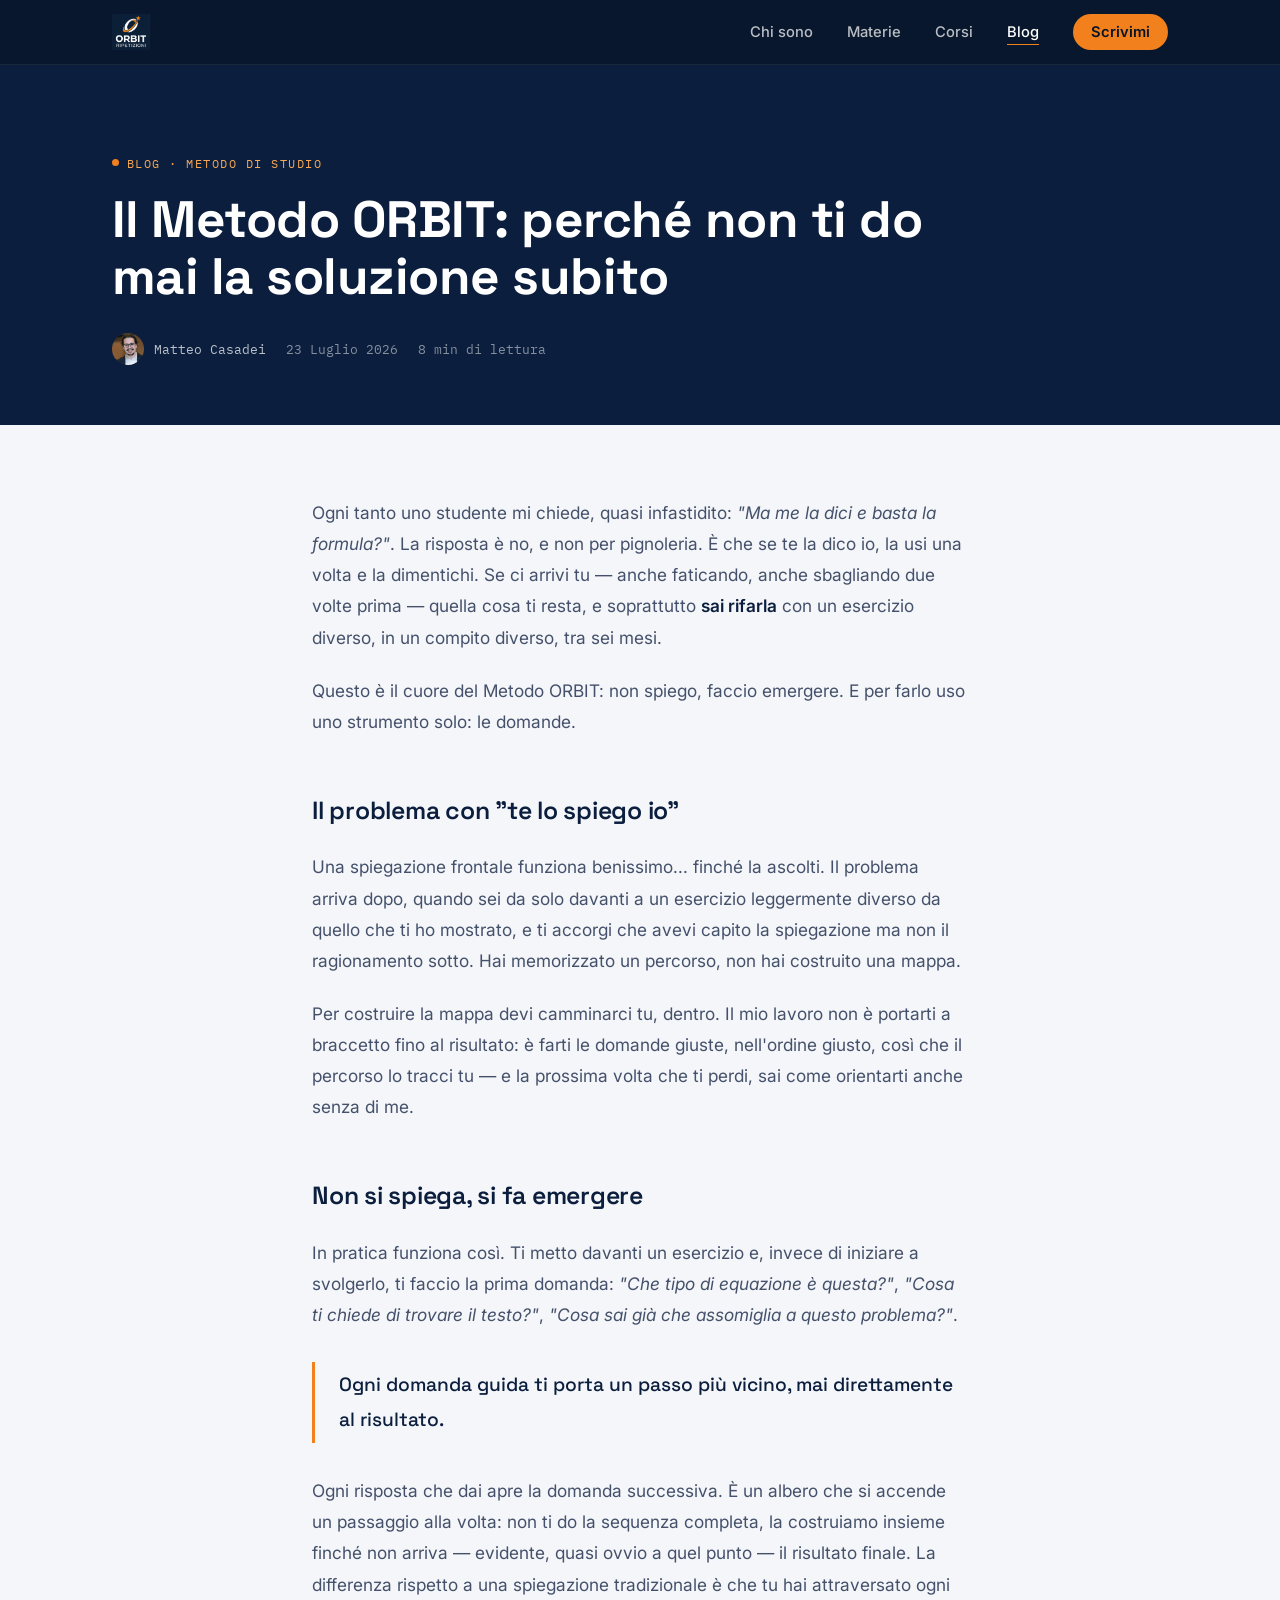
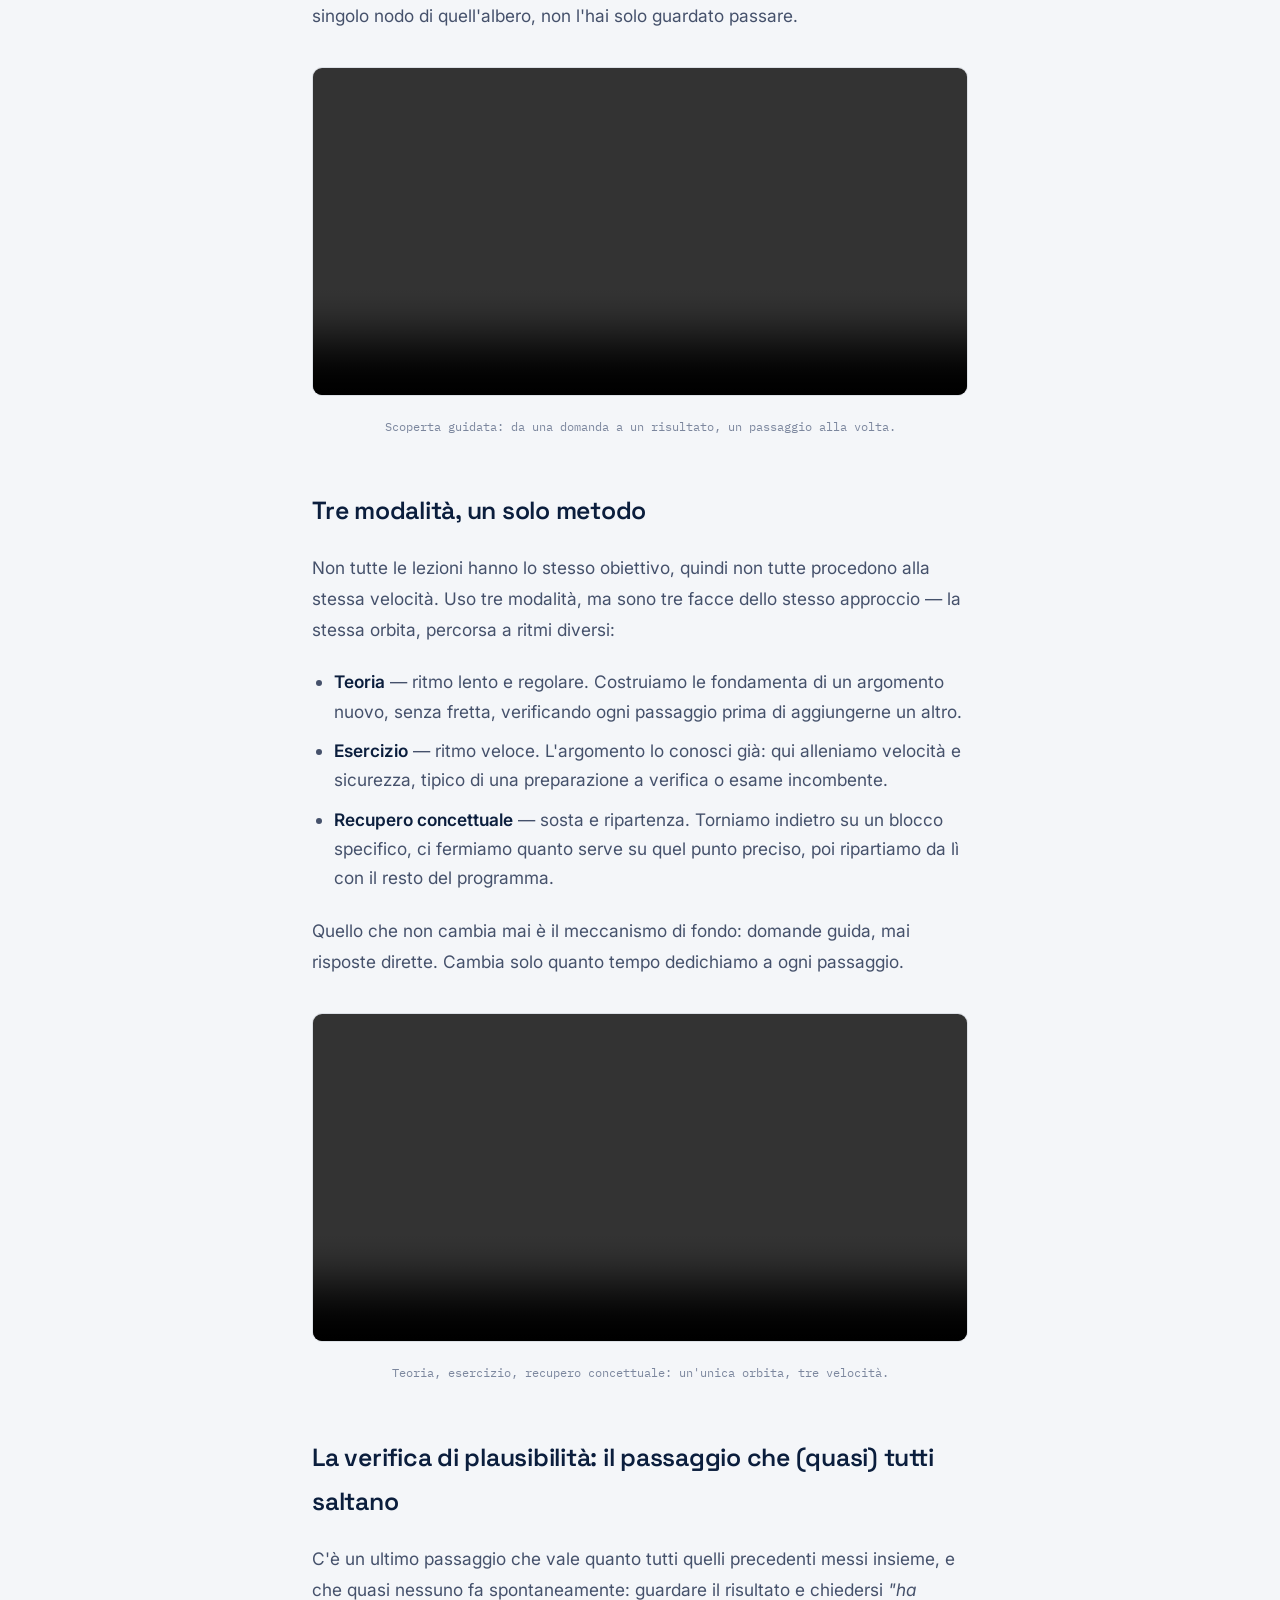
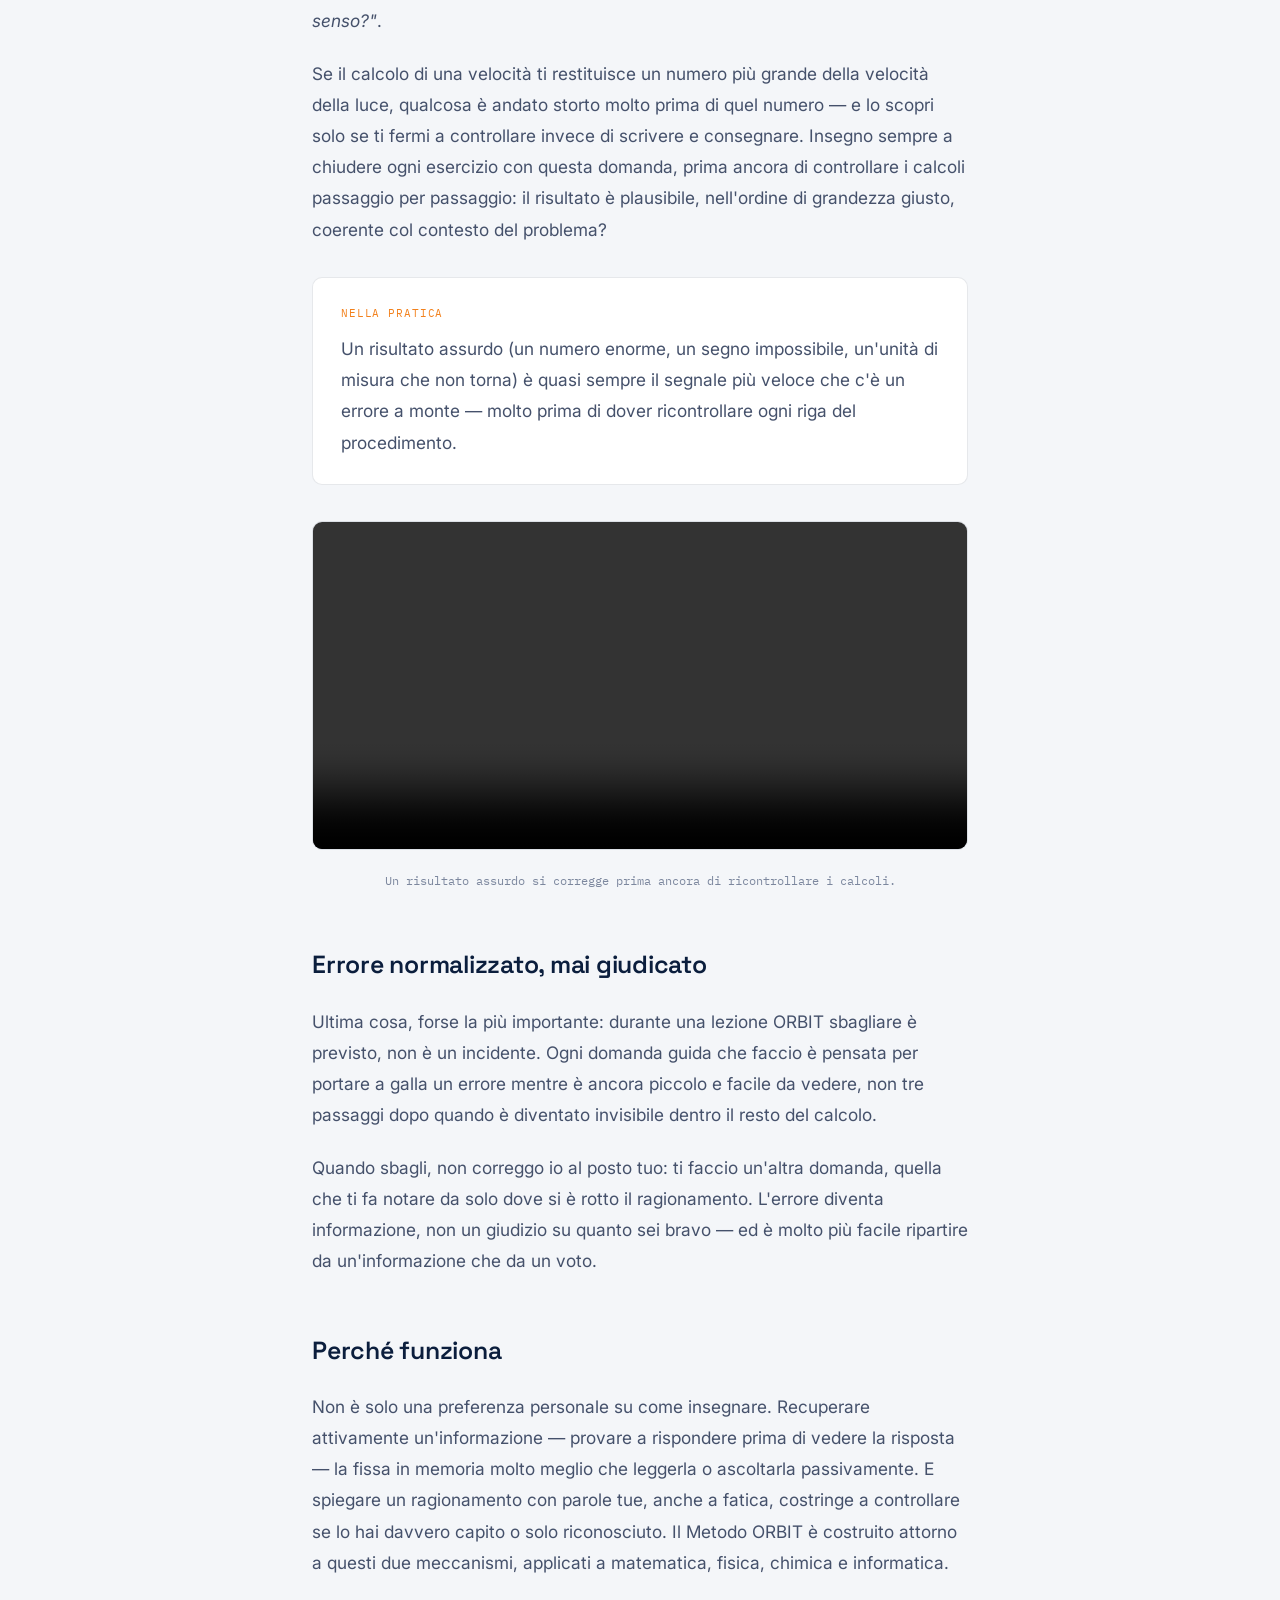
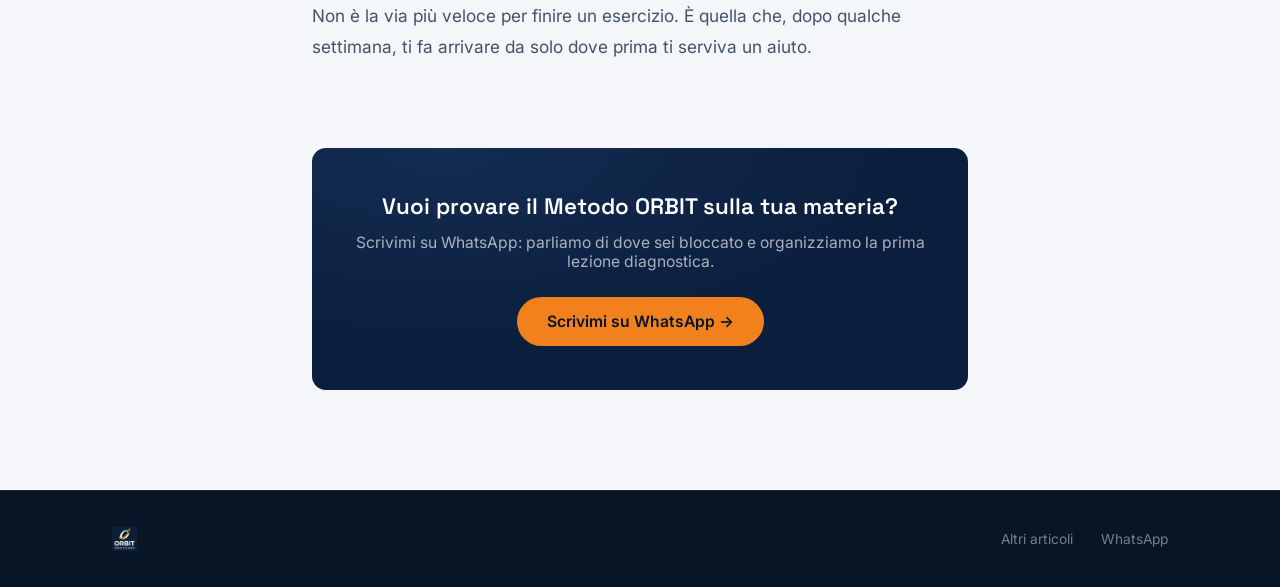
<file: v_old/blog/il-metodo-orbit-perche-non-ti-do-mai-la-soluzione-subito/index.html>
<!DOCTYPE html>
<html lang="it">
<head>
<!-- Google tag (gtag.js) -->
<script async src="https://www.googletagmanager.com/gtag/js?id=G-YY2LC22Q1R"></script>
<script>
  window.dataLayer = window.dataLayer || [];
  function gtag(){dataLayer.push(arguments);}
  gtag('js', new Date());
  gtag('config', 'G-YY2LC22Q1R');
</script>
<!-- Microsoft Clarity -->
<script type="text/javascript">
    (function(c,l,a,r,i,t,y){
        c[a]=c[a]||function(){(c[a].q=c[a].q||[]).push(arguments)};
        t=l.createElement(r);t.async=1;t.src="https://www.clarity.ms/tag/"+i;
        y=l.getElementsByTagName(r)[0];y.parentNode.insertBefore(t,y);
    })(window, document, "clarity", "script", "xrq9zhbsk7");
</script>
<meta charset="UTF-8">
<meta name="viewport" content="width=device-width, initial-scale=1.0">
<meta name="robots" content="noindex, nofollow">
<title>Il Metodo ORBIT: perché non ti do mai la soluzione subito | Orbit Ripetizioni</title>
<meta name="description" content="Non spiego, faccio emergere la soluzione con domande guida. Tre modalità di lezione, verifica di plausibilità ed errore normalizzato: come funziona davvero il Metodo ORBIT.">
<link rel="canonical" href="https://orbitripetizioni.it/v_old/blog/il-metodo-orbit-perche-non-ti-do-mai-la-soluzione-subito/">
<meta property="og:type" content="article">
<meta property="og:title" content="Il Metodo ORBIT: perché non ti do mai la soluzione subito">
<meta property="og:description" content="Non spiego, faccio emergere la soluzione con domande guida. Tre modalità di lezione, verifica di plausibilità ed errore normalizzato.">
<meta property="og:image" content="https://orbitripetizioni.it/assets/img/logo.png">
<meta property="og:url" content="https://orbitripetizioni.it/v_old/blog/il-metodo-orbit-perche-non-ti-do-mai-la-soluzione-subito/">
<meta name="twitter:card" content="summary_large_image">
<link rel="preconnect" href="https://fonts.googleapis.com">
<link href="https://fonts.googleapis.com/css2?family=Space+Grotesk:wght@400;500;600;700&family=Inter:wght@400;500;600;700&family=IBM+Plex+Mono:wght@400;500&display=swap" rel="stylesheet">
<link rel="stylesheet" href="../../../assets/css/blog.css">
<script type="application/ld+json">
{
  "@context": "https://schema.org",
  "@type": "BlogPosting",
  "headline": "Il Metodo ORBIT: perché non ti do mai la soluzione subito",
  "description": "Non spiego, faccio emergere la soluzione con domande guida. Tre modalità di lezione, verifica di plausibilità ed errore normalizzato.",
  "author": { "@type": "Person", "name": "Matteo Casadei" },
  "publisher": {
    "@type": "Organization",
    "name": "Orbit Ripetizioni",
    "logo": { "@type": "ImageObject", "url": "https://orbitripetizioni.it/assets/img/logo.png" }
  },
  "mainEntityOfPage": "https://orbitripetizioni.it/v_old/blog/il-metodo-orbit-perche-non-ti-do-mai-la-soluzione-subito/",
  "datePublished": "2026-07-23",
  "inLanguage": "it"
}
</script>
</head>
<body>

<header>
  <nav>
    <a href="../../index.html#hero" class="brand">
      <img src="../../../assets/img/logo.png" alt="Orbit Ripetizioni">
    </a>
    <div class="nav-links">
      <a href="../../index.html#chi-sono">Chi sono</a>
      <a href="../../index.html#materie">Materie</a>
      <a href="../../index.html#corsi">Corsi</a>
      <a href="../index.html" class="active">Blog</a>
      <a href="https://wa.me/393319241103" class="nav-cta">Scrivimi</a>
    </div>
  </nav>
</header>

<section id="post-header">
  <div class="wrap">
    <span class="post-eyebrow">Blog · Metodo di studio</span>
    <h1 class="reveal">Il Metodo ORBIT: perché non ti do mai la soluzione subito</h1>
    <div class="post-header-meta reveal">
      <span class="author"><img src="../../../assets/img/author-matteo.jpeg" alt="Matteo Casadei"> Matteo Casadei</span>
      <span>23 Luglio 2026</span>
      <span>8 min di lettura</span>
    </div>
  </div>
</section>

<article class="post-body">

  <p>Ogni tanto uno studente mi chiede, quasi infastidito: <em>"Ma me la dici e basta la formula?"</em>. La risposta è no, e non per pignoleria. È che se te la dico io, la usi una volta e la dimentichi. Se ci arrivi tu — anche faticando, anche sbagliando due volte prima — quella cosa ti resta, e soprattutto <strong>sai rifarla</strong> con un esercizio diverso, in un compito diverso, tra sei mesi.</p>

  <p>Questo è il cuore del Metodo ORBIT: non spiego, faccio emergere. E per farlo uso uno strumento solo: le domande.</p>

  <h2>Il problema con "te lo spiego io"</h2>

  <p>Una spiegazione frontale funziona benissimo... finché la ascolti. Il problema arriva dopo, quando sei da solo davanti a un esercizio leggermente diverso da quello che ti ho mostrato, e ti accorgi che avevi capito la spiegazione ma non il ragionamento sotto. Hai memorizzato un percorso, non hai costruito una mappa.</p>

  <p>Per costruire la mappa devi camminarci tu, dentro. Il mio lavoro non è portarti a braccetto fino al risultato: è farti le domande giuste, nell'ordine giusto, così che il percorso lo tracci tu — e la prossima volta che ti perdi, sai come orientarti anche senza di me.</p>

  <h2>Non si spiega, si fa emergere</h2>

  <p>In pratica funziona così. Ti metto davanti un esercizio e, invece di iniziare a svolgerlo, ti faccio la prima domanda: <em>"Che tipo di equazione è questa?"</em>, <em>"Cosa ti chiede di trovare il testo?"</em>, <em>"Cosa sai già che assomiglia a questo problema?"</em>.</p>

  <blockquote>Ogni domanda guida ti porta un passo più vicino, mai direttamente al risultato.</blockquote>

  <p>Ogni risposta che dai apre la domanda successiva. È un albero che si accende un passaggio alla volta: non ti do la sequenza completa, la costruiamo insieme finché non arriva — evidente, quasi ovvio a quel punto — il risultato finale. La differenza rispetto a una spiegazione tradizionale è che tu hai attraversato ogni singolo nodo di quell'albero, non l'hai solo guardato passare.</p>

  <figure>
    <video src="../../../assets/video/blog/il-metodo-orbit-perche-non-ti-do-mai-la-soluzione-subito/domande-guida_1920x1080.mp4" poster="" controls muted playsinline loop></video>
    <figcaption>Scoperta guidata: da una domanda a un risultato, un passaggio alla volta.</figcaption>
  </figure>

  <h2>Tre modalità, un solo metodo</h2>

  <p>Non tutte le lezioni hanno lo stesso obiettivo, quindi non tutte procedono alla stessa velocità. Uso tre modalità, ma sono tre facce dello stesso approccio — la stessa orbita, percorsa a ritmi diversi:</p>

  <ul>
    <li><strong>Teoria</strong> — ritmo lento e regolare. Costruiamo le fondamenta di un argomento nuovo, senza fretta, verificando ogni passaggio prima di aggiungerne un altro.</li>
    <li><strong>Esercizio</strong> — ritmo veloce. L'argomento lo conosci già: qui alleniamo velocità e sicurezza, tipico di una preparazione a verifica o esame incombente.</li>
    <li><strong>Recupero concettuale</strong> — sosta e ripartenza. Torniamo indietro su un blocco specifico, ci fermiamo quanto serve su quel punto preciso, poi ripartiamo da lì con il resto del programma.</li>
  </ul>

  <p>Quello che non cambia mai è il meccanismo di fondo: domande guida, mai risposte dirette. Cambia solo quanto tempo dedichiamo a ogni passaggio.</p>

  <figure>
    <video src="../../../assets/video/blog/il-metodo-orbit-perche-non-ti-do-mai-la-soluzione-subito/tre-modalita_1920x1080.mp4" poster="" controls muted playsinline loop></video>
    <figcaption>Teoria, esercizio, recupero concettuale: un'unica orbita, tre velocità.</figcaption>
  </figure>

  <h2>La verifica di plausibilità: il passaggio che (quasi) tutti saltano</h2>

  <p>C'è un ultimo passaggio che vale quanto tutti quelli precedenti messi insieme, e che quasi nessuno fa spontaneamente: guardare il risultato e chiedersi <em>"ha senso?"</em>.</p>

  <p>Se il calcolo di una velocità ti restituisce un numero più grande della velocità della luce, qualcosa è andato storto molto prima di quel numero — e lo scopri solo se ti fermi a controllare invece di scrivere e consegnare. Insegno sempre a chiudere ogni esercizio con questa domanda, prima ancora di controllare i calcoli passaggio per passaggio: il risultato è plausibile, nell'ordine di grandezza giusto, coerente col contesto del problema?</p>

  <div class="callout">
    <span class="callout-tag">Nella pratica</span>
    <p>Un risultato assurdo (un numero enorme, un segno impossibile, un'unità di misura che non torna) è quasi sempre il segnale più veloce che c'è un errore a monte — molto prima di dover ricontrollare ogni riga del procedimento.</p>
  </div>

  <figure>
    <video src="../../../assets/video/blog/il-metodo-orbit-perche-non-ti-do-mai-la-soluzione-subito/verifica-plausibilita_1920x1080.mp4" poster="" controls muted playsinline loop></video>
    <figcaption>Un risultato assurdo si corregge prima ancora di ricontrollare i calcoli.</figcaption>
  </figure>

  <h2>Errore normalizzato, mai giudicato</h2>

  <p>Ultima cosa, forse la più importante: durante una lezione ORBIT sbagliare è previsto, non è un incidente. Ogni domanda guida che faccio è pensata per portare a galla un errore mentre è ancora piccolo e facile da vedere, non tre passaggi dopo quando è diventato invisibile dentro il resto del calcolo.</p>

  <p>Quando sbagli, non correggo io al posto tuo: ti faccio un'altra domanda, quella che ti fa notare da solo dove si è rotto il ragionamento. L'errore diventa informazione, non un giudizio su quanto sei bravo — ed è molto più facile ripartire da un'informazione che da un voto.</p>

  <h2>Perché funziona</h2>

  <p>Non è solo una preferenza personale su come insegnare. Recuperare attivamente un'informazione — provare a rispondere prima di vedere la risposta — la fissa in memoria molto meglio che leggerla o ascoltarla passivamente. E spiegare un ragionamento con parole tue, anche a fatica, costringe a controllare se lo hai davvero capito o solo riconosciuto. Il Metodo ORBIT è costruito attorno a questi due meccanismi, applicati a matematica, fisica, chimica e informatica.</p>

  <p>Non è la via più veloce per finire un esercizio. È quella che, dopo qualche settimana, ti fa arrivare da solo dove prima ti serviva un aiuto.</p>

</article>

<div class="post-cta">
  <div class="post-cta-inner reveal">
    <h3>Vuoi provare il Metodo ORBIT sulla tua materia?</h3>
    <p>Scrivimi su WhatsApp: parliamo di dove sei bloccato e organizziamo la prima lezione diagnostica.</p>
    <a href="https://wa.me/393319241103" class="btn-primary">Scrivimi su WhatsApp →</a>
  </div>
</div>

<footer>
  <div class="wrap footer-inner">
    <div class="footer-brand">
      <img src="../../../assets/img/logo.png" alt="Orbit Ripetizioni">
    </div>
    <div class="footer-links">
      <a href="../index.html">Altri articoli</a>
      <a href="https://wa.me/393319241103">WhatsApp</a>
    </div>
  </div>
</footer>

<script src="../../../assets/js/blog.js"></script>
</body>
</html>
</file>
<file: assets/css/v2.css>
/* ==========================================================================
   ORBIT v2 — redesign "tech / dinamico" (bento grid, glassmorphism,
   gradient mesh, micro-interazioni). Pagina indipendente, non tocca
   index.html. Palette derivata da assets/css/blog.css con toni più scuri
   e accenti extra per l'effetto "OLED / premium tech".
   ========================================================================== */

:root{
  --navy: #0B1E3D;
  --navy-deep: #071527;
  --ink: #050B18;        /* sfondo OLED, più scuro del navy del sito */
  --ink-2: #0A1730;
  --orange: #F2811D;
  --orange-soft: #F9A752;
  --white: #FFFFFF;
  --slate: #9AA7BE;
  --slate-light: #6B7690;
  --cyan: #22D3EE;
  --violet: #7C6CF9;
  --line: rgba(255,255,255,0.08);
  --glass: rgba(255,255,255,0.045);
  --glass-hover: rgba(255,255,255,0.08);
  --display: 'Space Grotesk', sans-serif;
  --body: 'Inter', sans-serif;
  --mono: 'IBM Plex Mono', monospace;
  --ease: cubic-bezier(.16,.84,.44,1);
}

*{margin:0;padding:0;box-sizing:border-box;}
html{overflow-x:hidden; width:100%;}
body{
  font-family:var(--body);
  color:var(--white);
  background:var(--ink);
  -webkit-font-smoothing:antialiased;
  position:relative;
}
a{color:inherit;text-decoration:none;}
img{display:block;max-width:100%;}
ul{list-style:none;}
::selection{background:var(--orange);color:var(--ink);}
button{font-family:inherit;border:none;background:none;color:inherit;cursor:pointer;}

@media (prefers-reduced-motion: reduce){
  *{animation-duration:0.01ms !important; animation-iteration-count:1 !important; transition-duration:0.01ms !important; scroll-behavior:auto !important;}
}

.wrap{max-width:1200px;margin:0 auto;padding:0 32px;}

/* ---------- Gradient mesh background (fisso, dietro tutto) ---------- */
#mesh{
  position:fixed; inset:0; z-index:0; pointer-events:none; overflow:hidden;
  background:var(--ink);
}
#mesh .blob{
  position:absolute; border-radius:50%; filter:blur(90px); opacity:0.55;
  will-change:transform;
}
.blob-1{width:640px;height:640px; background:radial-gradient(circle, var(--orange) 0%, transparent 70%); top:-10%; left:-8%; animation:drift1 14s ease-in-out infinite;}
.blob-2{width:560px;height:560px; background:radial-gradient(circle, var(--violet) 0%, transparent 70%); top:30%; right:-12%; animation:drift2 17s ease-in-out infinite;}
.blob-3{width:520px;height:520px; background:radial-gradient(circle, var(--cyan) 0%, transparent 70%); bottom:-15%; left:20%; animation:drift3 19s ease-in-out infinite;}
@keyframes drift1{0%,100%{transform:translate(0,0) scale(1);}33%{transform:translate(140px,90px) scale(1.25);}66%{transform:translate(-80px,60px) scale(0.9);}}
@keyframes drift2{0%,100%{transform:translate(0,0) scale(1);}33%{transform:translate(-130px,110px) scale(0.88);}66%{transform:translate(60px,-70px) scale(1.2);}}
@keyframes drift3{0%,100%{transform:translate(0,0) scale(1);}33%{transform:translate(110px,-90px) scale(1.2);}66%{transform:translate(-100px,-40px) scale(0.92);}}
/* blur pesante e animato su un elemento fixed a schermo intero è un altro
   carico di compositing non banale per Safari iOS: più leggero su mobile. */
@media (max-width:900px){ #mesh .blob{filter:blur(60px);} }

/* ---------- Scroll progress ---------- */
#scroll-progress{
  position:fixed; top:0; left:0; height:3px; width:0%; z-index:200;
  background:linear-gradient(90deg, var(--orange), var(--violet), var(--cyan));
  box-shadow:0 0 12px rgba(242,129,29,0.6);
}

#grain{position:fixed; inset:0; z-index:1; pointer-events:none; opacity:0.03; mix-blend-mode:overlay;
  background-image:url("data:image/svg+xml;utf8,<svg xmlns='http://www.w3.org/2000/svg' width='120' height='120'><filter id='n'><feTurbulence type='fractalNoise' baseFrequency='0.9' numOctaves='2' stitchTiles='stitch'/></filter><rect width='100%25' height='100%25' filter='url(%23n)'/></svg>");
}
/* mix-blend-mode su un elemento fixed a schermo intero + scroll è un bug
   noto di rendering su iOS Safari (il contenuto sparisce a tratti durante
   lo scroll). Su mobile non ne vale la pena: via del tutto. */
@media (max-width:900px){ #grain{display:none;} }

#cursor-glow{
  position:fixed; width:420px; height:420px; border-radius:50%; z-index:2; pointer-events:none;
  background:radial-gradient(circle, rgba(242,129,29,0.16) 0%, transparent 70%);
  transform:translate(-50%,-50%); left:-500px; top:-500px;
  transition:opacity 0.3s ease; mix-blend-mode:screen;
}
@media (max-width:900px){ #cursor-glow{display:none;} }

/* ---------- Cursore personalizzato ---------- */
@media (hover:hover) and (pointer:fine){
  html, body, a, button{cursor:none !important;}
  input, textarea{cursor:text !important;}
}
#cursor-dot, #cursor-ring{
  position:fixed; top:0; left:0; z-index:201; pointer-events:none;
  transform:translate(-50%,-50%); border-radius:50%;
}
#cursor-dot{
  width:7px; height:7px; background:var(--orange); opacity:0;
  transition:opacity 0.2s ease, width 0.2s var(--ease), height 0.2s var(--ease), background 0.2s ease;
}
#cursor-ring{
  width:38px; height:38px; border:1.3px solid rgba(255,255,255,0.4); opacity:0;
  transition:opacity 0.2s ease, width 0.25s var(--ease), height 0.25s var(--ease), border-color 0.25s ease, background 0.25s ease;
}
#cursor-dot.visible, #cursor-ring.visible{opacity:1;}
#cursor-ring.hover{width:64px; height:64px; border-color:transparent; background:rgba(242,129,29,0.16);}
#cursor-dot.hover{width:0; height:0;}
@media (max-width:900px), (hover:none), (pointer:coarse){
  #cursor-dot, #cursor-ring{display:none;}
  html, body, a, button{cursor:auto !important;}
}

/* ---------- Smooth scroll (inerzia) — solo desktop con mouse, vedi v2.js ---------- */
/* #smooth-content deve avere un proprio stacking context (position + z-index)
   sempre, non solo su desktop: senza, su mobile (dove resta position:static,
   nel normale flusso) può capitare che #mesh (position:fixed, z-index:0)
   venga compositato SOPRA il contenuto durante lo scroll invece che sotto —
   bug di paint-order riprodotto anche in Chromium headless, non solo Safari.
   Il contenuto sembra "sparire" perché in realtà è il mesh a coprirlo. */
#smooth-content{position:relative; z-index:2;}
html.smooth-active #smooth-content{position:fixed; top:0; left:0; width:100%; will-change:transform;}
#smooth-spacer{width:1px; display:none;}
html.smooth-active #smooth-spacer{display:block;}

section, header, footer{position:relative; z-index:3;}

/* ---------- Reveal / stagger ---------- */
.reveal{opacity:0; transform:translateY(28px); transition:opacity 0.8s var(--ease), transform 0.8s var(--ease); transition-delay:calc(var(--i, 0) * 0.08s);}
.reveal.visible{opacity:1; transform:translateY(0);}

/* ---------- NAV ---------- */
header{
  position:fixed; top:0; left:0; right:0; z-index:100;
  padding:18px 0; transition:padding 0.35s var(--ease), background 0.35s var(--ease);
}
header.scrolled{padding:10px 0; background:rgba(5,11,24,0.72); backdrop-filter:blur(18px); -webkit-backdrop-filter:blur(18px); border-bottom:1px solid var(--line);}
nav{max-width:1200px; margin:0 auto; padding:0 32px; display:flex; align-items:center; justify-content:space-between;}
.brand{display:flex; align-items:center; gap:9px;}
.brand-mark{height:28px; width:auto; display:block;}
.brand-word{
  font-family:var(--display); font-weight:700; font-size:1.18rem; letter-spacing:-0.01em;
  color:var(--white); line-height:1;
}
.nav-links{display:flex; align-items:center; gap:8px; font-size:0.92rem; font-weight:500;}
.nav-links a:not(.nav-cta){
  color:rgba(255,255,255,0.68); padding:9px 16px; border-radius:100px; position:relative; transition:color 0.2s ease, background 0.2s ease;
}
.nav-links a:not(.nav-cta):hover{color:var(--white); background:var(--glass);}
.nav-links a.active{color:var(--white); background:var(--glass-hover);}
.nav-cta{
  background:linear-gradient(135deg, var(--orange), var(--orange-soft));
  color:var(--ink) !important; padding:10px 20px; border-radius:100px; font-weight:600; margin-left:8px;
  transition:transform 0.25s var(--ease), box-shadow 0.25s var(--ease); display:inline-block;
}
.nav-cta:hover{transform:translateY(-2px) scale(1.03); box-shadow:0 12px 30px rgba(242,129,29,0.4);}
.nav-toggle{display:none; width:38px;height:38px;border-radius:10px;background:var(--glass);align-items:center;justify-content:center;}
.nav-toggle span, .nav-toggle span::before, .nav-toggle span::after{
  content:''; display:block; width:18px; height:1.6px; background:var(--white); position:relative; transition:0.25s ease;
}
.nav-toggle span::before{content:''; position:absolute; top:-6px;}
.nav-toggle span::after{content:''; position:absolute; top:6px;}
@media (max-width:900px){
  .nav-links{
    position:fixed; top:70px; left:16px; right:16px; z-index:99;
    flex-direction:column; align-items:stretch; gap:6px;
    background:rgba(7,15,30,0.98); border:1px solid var(--line); border-radius:16px; padding:14px;
    opacity:0; pointer-events:none; transform:translateY(-10px);
    transition:opacity 0.25s var(--ease), transform 0.25s var(--ease);
  }
  .nav-links.open{opacity:1; pointer-events:auto; transform:translateY(0);}
  .nav-links a:not(.nav-cta){display:block; padding:12px 14px;}
  .nav-links a:not(.nav-cta):hover{background:var(--glass);}
  .nav-cta{margin-left:0; text-align:center;}
  .nav-toggle{display:flex;}
}

/* ---------- Buttons ---------- */
.btn{
  display:inline-flex; align-items:center; gap:10px; padding:16px 30px; border-radius:100px;
  font-size:0.98rem; font-weight:600; transition:transform 0.25s var(--ease), box-shadow 0.25s var(--ease);
}
.btn-primary{background:linear-gradient(135deg, var(--orange), var(--orange-soft)); color:var(--ink);}
.btn-primary:hover{transform:translateY(-3px); box-shadow:0 16px 36px rgba(242,129,29,0.4);}
.btn-glass{background:var(--glass); border:1px solid var(--line); color:var(--white); backdrop-filter:blur(10px);}
.btn-glass:hover{background:var(--glass-hover); border-color:rgba(255,255,255,0.2); transform:translateY(-3px);}

/* ---------- Section chrome ---------- */
.eyebrow{
  display:inline-flex; align-items:center; gap:9px; font-family:var(--mono); font-size:0.76rem;
  letter-spacing:0.14em; text-transform:uppercase; color:var(--orange-soft); margin-bottom:18px;
}
.eyebrow::before{content:none;}
.eyebrow-orbit{width:16px;height:16px;flex-shrink:0; overflow:visible;}
.eyebrow-orbit-dot{animation:spin360 4s linear infinite; transform-origin:8px 8px; fill:var(--orange);}
.section-title{
  font-family:var(--display); font-weight:600; font-size:clamp(1.9rem, 3.6vw, 2.9rem);
  letter-spacing:-0.02em; max-width:680px; line-height:1.15;
}
.section-lede{margin-top:18px; font-size:1.08rem; line-height:1.7; color:var(--slate); max-width:600px;}
.gradient-text{
  background:linear-gradient(90deg, var(--white) 0%, var(--orange-soft) 25%, var(--violet) 50%, var(--cyan) 75%, var(--white) 100%);
  background-size:250% 100%;
  -webkit-background-clip:text; background-clip:text; color:transparent;
  animation:gradientShift 7s linear infinite;
}
@keyframes gradientShift{0%{background-position:0% 50%;}100%{background-position:-150% 50%;}}
section{padding:150px 0;}
@media (max-width:900px){ section{padding:100px 0;} }

/* ---------- Glass card base ---------- */
.glass{
  background:var(--glass); border:1px solid var(--line); border-radius:20px;
  backdrop-filter:blur(16px); -webkit-backdrop-filter:blur(16px);
  transition:transform 0.12s linear, border-color 0.35s var(--ease), background 0.35s var(--ease), box-shadow 0.35s var(--ease);
  transform-style:preserve-3d; will-change:transform;
}
.glass:hover{border-color:rgba(242,129,29,0.35); background:var(--glass-hover); box-shadow:0 24px 48px -20px rgba(0,0,0,0.5);}
.glass:not(.tilting):hover{transform:translateY(-6px);}

/* backdrop-filter su tanti elementi + scroll è un bug noto di
   compositing su iOS Safari (contenuto che sparisce a tratti durante
   lo scroll). Su mobile via la sfocatura, sfondo più coprente al suo
   posto: stesso look, senza il costo di rendering. */
@media (max-width:900px){
  header.scrolled{backdrop-filter:none; -webkit-backdrop-filter:none; background:rgba(5,11,24,0.94);}
  .glass{backdrop-filter:none; -webkit-backdrop-filter:none; background:rgba(16,27,48,0.6);}
  .glass:hover{background:rgba(16,27,48,0.72);}
  .btn-glass{backdrop-filter:none; -webkit-backdrop-filter:none; background:rgba(16,27,48,0.6);}
}

/* ---------- Floating continuo (icone, chip) ---------- */
@keyframes floaty{0%,100%{transform:translateY(0);}50%{transform:translateY(-9px);}}
.float{animation:floaty 4.5s ease-in-out infinite;}
.subject-icon-wrap{animation:floaty 4.5s ease-in-out infinite;}
.bento-b .subject-icon-wrap{animation-delay:0.3s;}
.bento-c .subject-icon-wrap{animation-delay:0.6s;}
.bento-d .subject-icon-wrap{animation-delay:0.9s;}
.bento-e .subject-icon-wrap{animation-delay:1.2s;}
.stat-chip{animation:floaty 5s ease-in-out infinite;}
.hero-stats .stat-chip:nth-child(2){animation-delay:0.5s;}
.hero-stats .stat-chip:nth-child(3){animation-delay:1s;}

/* ---------- Marquee infinito ---------- */
.marquee{
  overflow:hidden; border-top:1px solid var(--line); border-bottom:1px solid var(--line);
  padding:20px 0; background:rgba(255,255,255,0.02); position:relative; z-index:3;
  -webkit-mask-image:linear-gradient(90deg, transparent, #000 8%, #000 92%, transparent);
  mask-image:linear-gradient(90deg, transparent, #000 8%, #000 92%, transparent);
}
.marquee-track{
  display:flex; gap:48px; width:max-content; animation:marquee 26s linear infinite;
  font-family:var(--mono); letter-spacing:0.14em; color:var(--slate-light); font-size:0.82rem; white-space:nowrap;
}
.marquee-track span{display:inline-flex; align-items:center; gap:48px;}
.marquee-track em{color:var(--orange); font-style:normal;}
@keyframes marquee{from{transform:translateX(0);}to{transform:translateX(-50%);}}
.marquee:hover .marquee-track{animation-play-state:paused;}

/* ---------- Shimmer sui bottoni primari ---------- */
.btn-primary, .nav-cta, .form-submit{position:relative; overflow:hidden;}
.btn-primary::after, .nav-cta::after, .form-submit::after{
  content:''; position:absolute; top:0; left:0; width:60%; height:100%;
  background:linear-gradient(115deg, transparent 0%, rgba(255,255,255,0.55) 50%, transparent 100%);
  transform:translateX(-160%) skewX(-15deg); animation:shimmer 4.5s ease-in-out infinite;
}
@keyframes shimmer{0%,55%{transform:translateX(-160%) skewX(-15deg);}75%{transform:translateX(220%) skewX(-15deg);}100%{transform:translateX(220%) skewX(-15deg);}}

/* ---------- Bordo animato sulla card "consigliato" ---------- */
.package-card.best{position:relative; border-color:transparent;}
.package-card.best::after{
  content:''; position:absolute; inset:0; border-radius:inherit; padding:1.5px; z-index:1; pointer-events:none;
  background:conic-gradient(from var(--spin-angle,0deg), var(--orange), var(--violet), var(--cyan), var(--orange));
  -webkit-mask:linear-gradient(#fff 0 0) content-box, linear-gradient(#fff 0 0);
  -webkit-mask-composite:xor; mask-composite:exclude;
  animation:spinBorder 5s linear infinite;
}
@property --spin-angle{syntax:'<angle>'; inherits:false; initial-value:0deg;}
@keyframes spinBorder{to{--spin-angle:360deg;}}

/* ---------- HERO ---------- */
#hero{min-height:100vh; display:flex; align-items:center; padding-top:120px; overflow:hidden;}
.hero-inner{max-width:1200px; margin:0 auto; padding:0 32px; width:100%; position:relative;}

/* ---------- Testo cinetico gigante dietro l'hero ---------- */
.hero-kinetic{
  position:absolute; top:50%; left:0; width:100%; transform:translateY(-50%);
  z-index:0; overflow:hidden; pointer-events:none; user-select:none;
}
.hero-kinetic-track{
  display:flex; width:max-content; white-space:nowrap;
  font-family:var(--display); font-weight:700; font-size:clamp(6rem, 16vw, 13rem);
  color:transparent; -webkit-text-stroke:1px rgba(255,255,255,0.07);
  animation:kineticDrift 40s linear infinite;
}
@keyframes kineticDrift{from{transform:translateX(0);}to{transform:translateX(-50%);}}
.hero-orbit-svg{position:absolute; right:-16%; top:50%; transform:translateY(-50%); width:900px; height:900px; pointer-events:none; opacity:0.9; z-index:0;}
.orbit-rotate{transform-origin:460px 460px; animation:spin360 70s linear infinite;}
.orbit-rotate.reverse{animation-duration:100s; animation-direction:reverse;}
@keyframes spin360{to{transform:rotate(360deg);}}
.orbit-ring-line{fill:none; stroke:rgba(255,255,255,0.08); stroke-width:1;}
.orbit-ring-line.accent{stroke:url(#ringGradient); stroke-width:1.2;}
.orbit-star-core{fill:var(--orange); filter:drop-shadow(0 0 24px rgba(242,129,29,0.85));}
.planet-a{fill:var(--orange); filter:drop-shadow(0 0 12px rgba(242,129,29,0.9));}
.planet-b{fill:var(--white); opacity:0.9;}
.planet-c{fill:var(--cyan); opacity:0.85; filter:drop-shadow(0 0 10px rgba(34,211,238,0.7));}

h1.hero-title{
  font-family:var(--display); font-weight:700; font-size:clamp(2.8rem, 6.2vw, 5.2rem);
  line-height:1.03; letter-spacing:-0.02em; max-width:820px; position:relative; z-index:1;
}
.hero-sub{margin-top:26px; font-size:1.18rem; line-height:1.65; color:var(--slate); max-width:540px; position:relative; z-index:1;}
.hero-ctas{margin-top:42px; display:flex; gap:16px; flex-wrap:wrap; position:relative; z-index:1;}

.hero-stats{margin-top:80px; display:flex; gap:16px; flex-wrap:wrap; position:relative; z-index:1;}
.stat-chip{
  padding:18px 26px; border-radius:16px; min-width:140px;
}
.stat-num{font-family:var(--display); font-size:2.1rem; font-weight:700;}
.stat-label{font-size:0.82rem; color:var(--slate); margin-top:4px;}

.scroll-cue{
  position:absolute; bottom:-40px; left:0; display:flex; align-items:center; gap:10px;
  font-family:var(--mono); font-size:0.72rem; letter-spacing:0.1em; text-transform:uppercase; color:var(--slate-light);
}
.scroll-cue .line{width:32px;height:1px;background:var(--slate-light); position:relative; overflow:hidden;}
.scroll-cue .line::after{content:'';position:absolute;inset:0;background:var(--orange);animation:scrollline 2s ease-in-out infinite;}
@keyframes scrollline{0%{transform:translateX(-100%);}50%{transform:translateX(0);}100%{transform:translateX(100%);}}

/* ---------- CHI SONO ---------- */
.chisono-grid{display:grid; grid-template-columns:0.8fr 1.2fr; gap:64px; align-items:center; margin-top:56px;}
.photo-card{position:relative; border-radius:24px; overflow:hidden; padding:6px;}
.photo-card img{border-radius:18px; width:100%; filter:grayscale(10%) contrast(1.05);}
.photo-card::before{
  content:''; position:absolute; inset:0; border-radius:24px; padding:1.5px;
  background:linear-gradient(135deg, var(--orange), var(--violet), var(--cyan));
  -webkit-mask:linear-gradient(#fff 0 0) content-box, linear-gradient(#fff 0 0);
  -webkit-mask-composite:xor; mask-composite:exclude; pointer-events:none;
}
.bio p{font-size:1.06rem; line-height:1.8; color:var(--slate); margin-bottom:20px;}
.bio strong{color:var(--white);}
.mini-stats{display:flex; gap:36px; margin-top:32px; flex-wrap:wrap;}
.mini-stat-num{font-family:var(--display); font-weight:700; font-size:1.5rem; color:var(--white);}
.mini-stat-label{font-size:0.82rem; color:var(--slate-light); margin-top:2px;}
@media (max-width:900px){ .chisono-grid{grid-template-columns:1fr;} }

/* ---------- BENTO (materie) ---------- */
.bento-grid{
  display:grid; grid-template-columns:repeat(4, 1fr); grid-auto-rows:minmax(180px, auto);
  gap:18px; margin-top:56px;
}
.bento-grid .glass{padding:30px; display:flex; flex-direction:column; justify-content:space-between;}
.bento-a{grid-column:span 2; grid-row:span 2;}
.bento-b{grid-column:span 2;}
.bento-c{grid-column:span 2;}
.bento-d{grid-column:span 2;}
.bento-e{grid-column:span 2;}
.bento-cta{
  grid-column:span 4; display:flex; flex-wrap:wrap; align-items:center; justify-content:space-between; gap:20px;
  background:linear-gradient(120deg, rgba(242,129,29,0.12), rgba(124,108,249,0.1));
}
.subject-icon-wrap{width:52px;height:52px;border-radius:14px;background:rgba(242,129,29,0.12);display:flex;align-items:center;justify-content:center;margin-bottom:auto;}
.bento-grid h3{font-family:var(--display); font-weight:600; font-size:1.3rem; margin:18px 0 6px;}
.subject-level{font-family:var(--mono); font-size:0.7rem; letter-spacing:0.06em; text-transform:uppercase; color:var(--slate-light); display:block; margin-bottom:14px;}
.bento-grid ul li{color:var(--slate); font-size:0.92rem; padding-left:16px; position:relative; margin-bottom:8px; line-height:1.4;}
.bento-grid ul li::before{content:''; position:absolute; left:0; top:7px; width:5px;height:5px;border-radius:50%; background:var(--orange);}
@media (max-width:980px){
  .bento-grid{grid-template-columns:repeat(2,1fr);}
  .bento-a, .bento-b, .bento-c, .bento-d, .bento-e{grid-column:span 2;}
  .bento-cta{grid-column:span 2;}
}
@media (max-width:620px){
  .bento-grid{grid-template-columns:1fr;}
  .bento-a, .bento-b, .bento-c, .bento-d, .bento-e, .bento-cta{grid-column:span 1;}
}

/* ---------- METODO ---------- */
.metodo-grid{display:grid; grid-template-columns:repeat(2,1fr); gap:18px; margin-top:56px;}
.metodo-card{padding:38px;}
.metodo-card .num{font-family:var(--mono); color:var(--orange); font-size:0.8rem; letter-spacing:0.08em;}
.metodo-card h3{font-family:var(--display); font-weight:600; font-size:1.3rem; margin:14px 0 10px;}
.metodo-card p{color:var(--slate); font-size:0.96rem; line-height:1.65;}
@media (max-width:820px){ .metodo-grid{grid-template-columns:1fr;} }

/* ---------- COME FUNZIONA (timeline) ---------- */
.timeline{position:relative; margin-top:64px; padding-left:40px;}
.timeline::before{
  content:''; position:absolute; left:9px; top:6px; bottom:6px; width:2px;
  background:linear-gradient(var(--orange), var(--violet), var(--cyan)); opacity:0.4;
}
.timeline-step{position:relative; padding-bottom:52px;}
.timeline-step:last-child{padding-bottom:0;}
.timeline-step::before{
  content:''; position:absolute; left:-40px; top:2px; width:20px;height:20px;border-radius:50%;
  background:var(--ink); border:2px solid var(--orange); box-shadow:0 0 0 4px rgba(242,129,29,0.15);
}
.timeline-step .step-num{font-family:var(--mono); color:var(--orange); font-size:0.78rem;}
.timeline-step h3{font-family:var(--display); font-weight:600; font-size:1.2rem; margin:8px 0 8px;}
.timeline-step p{color:var(--slate); font-size:0.96rem; max-width:520px; line-height:1.6;}

/* ---------- GENITORI ---------- */
.genitori-panel{padding:56px; margin-top:48px; position:relative; overflow:hidden;}
.genitori-panel::after{
  content:''; position:absolute; top:-40%; right:-10%; width:340px;height:340px; border-radius:50%;
  background:radial-gradient(circle, rgba(124,108,249,0.25), transparent 70%); filter:blur(40px);
}
.genitori-panel p{font-size:1.08rem; line-height:1.8; color:var(--slate); max-width:680px; position:relative; z-index:1;}
.genitori-panel p:first-child{margin-bottom:20px;}

/* ---------- CORSI ---------- */
.courses-grid{display:grid; grid-template-columns:repeat(4,1fr); gap:18px; margin-top:56px;}
.course-card{padding:30px;}
.course-tag{font-family:var(--mono); font-size:0.68rem; letter-spacing:0.08em; text-transform:uppercase; color:var(--slate-light);}
.course-card h3{font-family:var(--display); font-weight:600; font-size:1.2rem; margin:14px 0 10px;}
.course-price{font-family:var(--display); font-weight:700; font-size:1.5rem; color:var(--orange-soft); margin-bottom:16px;}
.course-card ul li{color:var(--slate); font-size:0.88rem; padding-left:16px; position:relative; margin-bottom:8px;}
.course-card ul li::before{content:''; position:absolute; left:0; top:7px; width:5px;height:5px;border-radius:50%; background:var(--orange);}
.courses-note{margin-top:24px; color:var(--slate); font-size:0.95rem;}
.courses-note a{color:var(--orange-soft); border-bottom:1px solid rgba(249,167,82,0.4);}
@media (max-width:980px){ .courses-grid{grid-template-columns:repeat(2,1fr);} }
@media (max-width:620px){ .courses-grid{grid-template-columns:1fr;} }

.packages-grid{display:grid; grid-template-columns:repeat(3,1fr); gap:18px; margin-top:44px;}
.package-card{padding:32px; text-align:center; position:relative;}
.package-card.best{border-color:rgba(242,129,29,0.5); margin-top:22px;}
.package-card.best::before{
  content:'consigliato'; position:absolute; top:-12px; left:50%; transform:translateX(-50%); z-index:2;
  font-family:var(--mono); font-size:0.62rem; letter-spacing:0.1em; text-transform:uppercase; white-space:nowrap;
  background:linear-gradient(135deg, var(--orange), var(--orange-soft)); color:var(--ink); padding:5px 14px; border-radius:100px;
}
@media (max-width:820px){ .packages-grid{gap:40px;} .package-card.best{margin-top:0;} }
.package-hours{font-family:var(--display); font-size:1.7rem; font-weight:700;}
.package-hours span{font-size:1rem; font-weight:400; color:var(--slate);}
.package-discount-badge{display:inline-block; margin-top:8px; font-family:var(--mono); font-size:0.72rem; color:var(--cyan);}
.package-perhour{margin-top:18px; font-family:var(--mono); font-size:1.1rem;}
.package-perhour span{color:var(--slate-light); font-size:0.8rem;}
.package-total{margin-top:8px; color:var(--slate); font-size:0.85rem;}
@media (max-width:820px){ .packages-grid{grid-template-columns:1fr;} }

/* ---------- TESTIMONIANZE ---------- */
.testimonials-grid{display:grid; grid-template-columns:repeat(3,1fr); gap:18px; margin-top:56px;}
.testimonial-card{padding:32px; display:flex; flex-direction:column;}
.testimonial-mark{font-family:var(--display); font-size:2.6rem; color:var(--orange); line-height:1; margin-bottom:6px;}
.testimonial-card p{color:rgba(255,255,255,0.75); font-size:0.95rem; line-height:1.7; flex-grow:1;}
.testimonial-meta{margin-top:20px; padding-top:16px; border-top:1px solid var(--line);}
.testimonial-name{font-weight:600;}
.testimonial-role{font-size:0.8rem; color:var(--slate-light); margin-top:2px;}
@media (max-width:980px){ .testimonials-grid{grid-template-columns:1fr;} }

/* ---------- BLOG TEASER ---------- */
.blog-teaser{margin-top:56px; padding:48px; display:flex; align-items:center; justify-content:space-between; gap:24px; flex-wrap:wrap;
  background:linear-gradient(120deg, rgba(34,211,238,0.08), rgba(242,129,29,0.08));}
.blog-teaser h3{font-family:var(--display); font-weight:600; font-size:1.4rem; margin-bottom:10px;}
.blog-teaser p{color:var(--slate); max-width:460px;}
.blog-teaser .btn{white-space:nowrap;}

/* ---------- VISIONE ---------- */
.roadmap{margin-top:48px; display:grid; grid-template-columns:repeat(3,1fr); gap:18px;}
.roadmap-item{padding:30px;}
.roadmap-tag{font-family:var(--mono); font-size:0.68rem; letter-spacing:0.08em; text-transform:uppercase; color:var(--orange-soft);}
.roadmap-item h4{font-family:var(--display); font-weight:600; font-size:1.1rem; margin:12px 0 10px;}
.roadmap-item p{color:var(--slate); font-size:0.9rem; line-height:1.6;}
.roadmap-item.future{opacity:0.7;}
@media (max-width:900px){ .roadmap{grid-template-columns:1fr;} }

/* ---------- CONTATTI ---------- */
.contatti-grid{display:grid; grid-template-columns:0.9fr 1.1fr; gap:32px; margin-top:56px; align-items:start;}
.contatti-panel{padding:40px;}
.contact-meta{margin-top:36px; display:grid; gap:20px;}
.contact-meta-label{font-family:var(--mono); font-size:0.68rem; letter-spacing:0.08em; text-transform:uppercase; color:var(--slate-light); margin-bottom:4px;}
.contact-meta-val{font-size:0.98rem;}
.contact-form{padding:40px; display:flex; flex-direction:column; gap:20px;}
.form-row label{display:block; font-family:var(--mono); font-size:0.72rem; letter-spacing:0.06em; text-transform:uppercase; color:var(--slate-light); margin-bottom:8px;}
.form-row input, .form-row textarea{
  width:100%; background:rgba(255,255,255,0.03); border:1px solid var(--line); border-radius:10px;
  padding:13px 14px; color:var(--white); font-family:var(--body); font-size:0.95rem; transition:border-color 0.2s ease, box-shadow 0.2s ease;
}
.form-row input:focus, .form-row textarea:focus{outline:none; border-color:var(--orange); box-shadow:0 0 0 3px rgba(242,129,29,0.18);}
.form-row input::placeholder, .form-row textarea::placeholder{color:rgba(255,255,255,0.3);}
.subject-checks{display:flex; flex-wrap:wrap; gap:10px;}
.subject-checks label{
  display:inline-flex; align-items:center; justify-content:flex-start; gap:8px;
  width:auto; max-width:max-content; flex:0 0 auto; margin-bottom:0;
  background:rgba(255,255,255,0.03); border:1px solid var(--line);
  padding:8px 14px; border-radius:100px; font-size:0.85rem; font-family:var(--body);
  text-transform:none; letter-spacing:0; color:var(--slate);
}
.subject-checks input[type="checkbox"]{
  width:15px; height:15px; flex-shrink:0; margin:0; accent-color:var(--orange);
}
.form-submit{
  background:linear-gradient(135deg, var(--orange), var(--orange-soft)); color:var(--ink); font-weight:600;
  padding:15px; border-radius:10px; font-size:0.98rem; transition:transform 0.25s var(--ease), box-shadow 0.25s var(--ease);
}
.form-submit:hover{transform:translateY(-2px); box-shadow:0 14px 30px rgba(242,129,29,0.35);}
.form-hint{font-size:0.8rem; color:var(--slate-light);}
@media (max-width:900px){ .contatti-grid{grid-template-columns:1fr;} }

/* ---------- FOOTER ---------- */
footer{padding:40px 0; border-top:1px solid var(--line);}
.footer-inner{display:flex; align-items:center; justify-content:space-between; flex-wrap:wrap; gap:16px;}
.footer-brand{display:flex; align-items:center; gap:8px;}
.footer-brand .brand-mark{height:20px;}
.footer-brand .brand-word{font-size:1rem; color:rgba(255,255,255,0.75);}
.footer-links{display:flex; gap:28px; font-size:0.86rem; color:var(--slate-light);}
.footer-links a:hover{color:var(--white);}

/* ---------- Count-up target visibility helper ---------- */
[data-count]{ }
</file>
<file: assets/css/v2-blog.css>
/* ==========================================================================
   ORBIT v2 — estensione blog (stessa base di v2.css: palette, glass,
   gradient mesh, smooth-scroll, cursore custom). Solo componenti
   specifici del blog: header di sezione/post, griglia articoli, tipografia.
   ========================================================================== */

/* ---------- Header blog / post (sostituisce l'hero) ---------- */
#blog-header, #post-header{
  min-height:60vh; display:flex; align-items:center; padding-top:150px; padding-bottom:70px; overflow:hidden;
}
#post-header{min-height:auto;}
.blog-header-inner{max-width:900px; position:relative; z-index:1;}
.post-header-meta{
  margin-top:26px; display:flex; align-items:center; gap:20px; flex-wrap:wrap;
  font-family:var(--mono); font-size:0.8rem; color:var(--slate-light);
}
.post-header-meta .author{display:flex; align-items:center; gap:10px; color:var(--slate);}
.post-header-meta .author img{width:32px; height:32px; border-radius:50%; object-fit:cover; filter:grayscale(15%);}

/* ---------- Griglia articoli ---------- */
#post-list{padding-top:40px;}
.post-grid{display:grid; grid-template-columns:repeat(3, 1fr); gap:20px; margin-top:56px;}
.post-card{overflow:hidden; display:flex; flex-direction:column;}
.post-card-cover{aspect-ratio:16/10; position:relative; overflow:hidden; background:linear-gradient(135deg, var(--ink-2), var(--ink));}
.post-card-cover svg{width:100%; height:100%;}
.post-card-body{padding:28px 30px 30px; display:flex; flex-direction:column; flex-grow:1;}
.post-badge{
  display:inline-block; font-family:var(--mono); font-size:0.66rem; letter-spacing:0.08em; text-transform:uppercase;
  color:var(--orange-soft); background:rgba(242,129,29,0.12); padding:5px 12px; border-radius:100px; margin-bottom:16px; align-self:flex-start;
}
.post-card h3{font-family:var(--display); font-size:1.15rem; font-weight:600; margin-bottom:10px; line-height:1.3;}
.post-card p{color:var(--slate); font-size:0.92rem; line-height:1.6; flex-grow:1;}
.post-card-meta{
  margin-top:20px; padding-top:16px; border-top:1px solid var(--line);
  font-family:var(--mono); font-size:0.7rem; color:var(--slate-light); display:flex; justify-content:space-between;
}
.post-card.coming-soon{opacity:0.5;}
.post-card.coming-soon .post-card-cover{display:flex; align-items:center; justify-content:center;}
.post-card.coming-soon .post-card-cover span{font-family:var(--mono); font-size:0.68rem; letter-spacing:0.1em; text-transform:uppercase; color:var(--slate-light);}
@media (max-width:980px){ .post-grid{grid-template-columns:repeat(2,1fr);} }
@media (max-width:640px){ .post-grid{grid-template-columns:1fr;} }

/* ---------- Cover del post ---------- */
.post-cover{max-width:960px; margin:0 auto; padding:0 32px 0; position:relative; z-index:1;}
.post-cover .glass{padding:8px; border-radius:22px;}
.post-cover video{width:100%; border-radius:16px; display:block; pointer-events:none;}

/* ---------- Video ambientali nel corpo articolo (no controlli, solo loop) ---------- */
.post-body figure video{pointer-events:none;}

/* ---------- Corpo articolo ---------- */
article.post-body{max-width:720px; margin:0 auto; padding:80px 32px 40px; font-size:1.08rem; line-height:1.85;}
.post-body p{margin-bottom:24px; color:var(--slate);}
.post-body h2{
  font-family:var(--display); font-weight:600; font-size:1.6rem; letter-spacing:-0.01em;
  margin:56px 0 20px; color:var(--white);
}
.post-body h3{font-family:var(--display); font-weight:600; font-size:1.2rem; margin:36px 0 14px; color:var(--white);}
.post-body strong{color:var(--white); font-weight:600;}
.post-body em{color:var(--orange-soft); font-style:normal;}
.post-body ul, .post-body ol{margin:0 0 24px 22px; color:var(--slate);}
.post-body li{margin-bottom:10px; line-height:1.7;}
.post-body blockquote{
  border-left:2px solid transparent; border-image:linear-gradient(var(--orange), var(--violet), var(--cyan)) 1;
  padding:4px 0 4px 26px; margin:36px 0; font-family:var(--display); font-size:1.25rem; font-weight:500; color:var(--white);
}
.post-body .callout{padding:28px 30px; margin:36px 0;}
.post-body .callout .callout-tag{
  font-family:var(--mono); font-size:0.66rem; letter-spacing:0.08em; text-transform:uppercase; color:var(--orange-soft); margin-bottom:10px; display:block;
}
.post-body .callout p:last-child{margin-bottom:0;}
.post-body figure{margin:40px 0;}
.post-body figcaption{font-family:var(--mono); font-size:0.78rem; color:var(--slate-light); margin-top:12px; text-align:center;}

.post-cta{max-width:720px; margin:24px auto 100px; padding:0 32px;}
.post-cta .glass{padding:46px 42px; text-align:center; background:linear-gradient(120deg, rgba(242,129,29,0.1), rgba(124,108,249,0.08));}
.post-cta h3{font-family:var(--display); font-weight:600; font-size:1.45rem; margin-bottom:12px;}
.post-cta p{color:var(--slate); margin-bottom:28px; font-size:0.98rem;}
</file>
<file: assets/css/blog.css>
/* ==========================================================================
   ORBIT — Blog stylesheet
   Estende il design system del sito principale (index.html) senza toccarlo.
   Variabili colore/font allineate 1:1 a index.html — se cambi una palette,
   cambiala in entrambi i posti.
   ========================================================================== */

:root{
  --navy: #0B1E3D;
  --navy-deep: #071527;
  --navy-mid: #12294D;
  --orange: #F2811D;
  --orange-soft: #F9A752;
  --white: #FFFFFF;
  --paper: #F4F6F9;
  --slate: #45516B;
  --slate-light: #7C879E;
  --line: rgba(11,30,61,0.1);
  --cyan: #22D3EE;
  --display: 'Space Grotesk', sans-serif;
  --body: 'Inter', sans-serif;
  --mono: 'IBM Plex Mono', monospace;
}

*{margin:0;padding:0;box-sizing:border-box;}
html{scroll-behavior:smooth; overflow-x:hidden; width:100%;}
body{
  font-family:var(--body);
  color:var(--navy);
  background:var(--paper);
  overflow-x:hidden;
  -webkit-font-smoothing:antialiased;
}
a{color:inherit;text-decoration:none;}
img{display:block;max-width:100%;}
::selection{background:var(--orange);color:var(--white);}

@media (prefers-reduced-motion: reduce){
  *{animation-duration:0.01ms !important; animation-iteration-count:1 !important; transition-duration:0.01ms !important; scroll-behavior:auto !important;}
}

.wrap{max-width:1120px;margin:0 auto;padding:0 32px;}

/* ---------- NAV (identica a index.html) ---------- */
header{
  position:fixed;
  top:0; left:0; right:0;
  z-index:100;
  background:rgba(7,21,39,0.72);
  backdrop-filter:blur(14px);
  -webkit-backdrop-filter:blur(14px);
  border-bottom:1px solid rgba(255,255,255,0.07);
}
nav{
  max-width:1120px;
  margin:0 auto;
  padding:14px 32px;
  display:flex;
  align-items:center;
  justify-content:space-between;
}
.brand{display:flex;align-items:center;gap:10px;}
.brand img{height:36px;width:auto;}
.brand span{font-family:var(--display);font-weight:700;color:var(--white);font-size:1.05rem;}
.nav-links{display:flex;align-items:center;gap:34px;font-size:0.92rem;font-weight:500;}
.nav-links a{color:rgba(255,255,255,0.72);transition:color 0.2s ease;position:relative;}
.nav-links a:not(.nav-cta):hover{color:var(--white);}
.nav-links a.active{color:var(--white);}
.nav-links a:not(.nav-cta)::after{
  content:'';position:absolute;left:0;bottom:-4px;width:0;height:1px;
  background:var(--orange);transition:width 0.25s ease;
}
.nav-links a:not(.nav-cta):hover::after,
.nav-links a.active::after{width:100%;}
.nav-cta{
  background:var(--orange);color:var(--navy-deep) !important;padding:9px 18px;
  border-radius:100px;font-weight:600;transition:transform 0.2s ease, box-shadow 0.2s ease;
}
.nav-cta:hover{transform:translateY(-1px); box-shadow:0 8px 20px rgba(242,129,29,0.35);}
@media (max-width:820px){
  .nav-links{gap:0;}
  .nav-links a:not(.nav-cta){display:none;}
}

/* ---------- Buttons ---------- */
.btn-primary{
  background:var(--orange);color:var(--navy-deep);font-weight:600;padding:15px 30px;
  border-radius:100px;font-size:0.98rem;display:inline-flex;align-items:center;gap:10px;
  transition:transform 0.2s ease, box-shadow 0.2s ease;
}
.btn-primary:hover{transform:translateY(-2px); box-shadow:0 12px 28px rgba(242,129,29,0.4);}
.btn-ghost{
  border:1px solid rgba(255,255,255,0.22);color:var(--white);padding:15px 28px;
  border-radius:100px;font-size:0.98rem;font-weight:500;
  transition:border-color 0.2s ease, background 0.2s ease;
}
.btn-ghost:hover{border-color:rgba(255,255,255,0.5); background:rgba(255,255,255,0.05);}

/* ---------- Section headers ---------- */
.section-tag{
  display:inline-flex;align-items:center;gap:8px;font-family:var(--mono);font-size:0.78rem;
  letter-spacing:0.12em;text-transform:uppercase;color:var(--orange);margin-bottom:14px;
}
.section-tag svg{width:16px;height:16px;flex-shrink:0;}
.section-tag .tag-orbit-dot{transform-origin:8px 8px;animation:orbit-spin 5s linear infinite;}
.section-title{
  font-family:var(--display);font-weight:600;font-size:clamp(1.8rem, 3.4vw, 2.6rem);
  letter-spacing:-0.01em;max-width:640px;
}
.section-lede{margin-top:18px;font-size:1.05rem;line-height:1.7;color:var(--slate);max-width:620px;}
@keyframes orbit-spin{from{transform:rotate(0deg);}to{transform:rotate(360deg);}}

.reveal{opacity:0;transform:translateY(24px);transition:opacity 0.7s ease, transform 0.7s ease;}
.reveal.visible{opacity:1;transform:translateY(0);}

a:focus-visible, button:focus-visible{outline:2px solid var(--orange); outline-offset:3px;}

/* ---------- BLOG HERO ---------- */
#blog-hero{
  background:radial-gradient(120% 90% at 75% 15%, #142c52 0%, var(--navy) 45%, var(--navy-deep) 100%);
  padding:168px 0 96px;
  overflow:hidden;
  position:relative;
}
.blog-hero-svg{
  position:absolute; right:-18%; top:50%; transform:translateY(-50%) rotate(-14deg);
  width:760px; height:760px; pointer-events:none; opacity:0.55;
}
.orbit-ring-line{fill:none; stroke:rgba(255,255,255,0.09); stroke-width:1.3;}
.orbit-ring-line.accent{stroke:rgba(242,129,29,0.2);}
.planet-a{fill:var(--orange); filter:drop-shadow(0 0 10px rgba(242,129,29,0.8));}
.planet-b{fill:var(--white); opacity:0.85;}
.planet-c{fill:var(--orange-soft); opacity:0.7;}
#blog-hero .eyebrow{
  display:inline-flex;align-items:center;gap:8px;font-family:var(--mono);font-size:0.78rem;
  letter-spacing:0.12em;text-transform:uppercase;color:var(--orange-soft);margin-bottom:20px;
}
#blog-hero .eyebrow::before{content:'';width:7px;height:7px;border-radius:50%;background:var(--orange);display:inline-block;}
#blog-hero h1{
  font-family:var(--display);font-weight:700;font-size:clamp(2.2rem, 5vw, 3.6rem);
  line-height:1.08;color:var(--white);max-width:760px;letter-spacing:-0.01em;position:relative;z-index:2;
}
#blog-hero p{
  margin-top:20px;font-size:1.08rem;line-height:1.65;color:rgba(255,255,255,0.68);
  max-width:560px;position:relative;z-index:2;
}

/* ---------- POST GRID / CARDS ---------- */
#post-list{padding:100px 0 140px;background:var(--paper);}
.post-grid{display:grid;grid-template-columns:repeat(3, 1fr);gap:24px;margin-top:56px;}
.post-card{
  background:var(--white);border:1px solid var(--line);border-radius:10px;
  overflow:hidden;display:flex;flex-direction:column;
  transition:border-color 0.2s ease, transform 0.2s ease;
}
.post-card:hover{border-color:var(--orange); transform:translateY(-3px);}
.post-card-cover{
  aspect-ratio:16/10;background:linear-gradient(135deg, var(--navy) 0%, var(--navy-deep) 100%);
  position:relative;overflow:hidden;
}
.post-card-cover img{width:100%;height:100%;object-fit:cover;}
.post-card-body{padding:26px 28px 30px;display:flex;flex-direction:column;flex-grow:1;}
.post-badge{
  display:inline-block;font-family:var(--mono);font-size:0.68rem;letter-spacing:0.08em;
  text-transform:uppercase;color:var(--orange);background:rgba(242,129,29,0.1);
  padding:5px 11px;border-radius:100px;margin-bottom:14px;align-self:flex-start;
}
.post-card h3{font-family:var(--display);font-size:1.15rem;font-weight:600;margin-bottom:10px;line-height:1.3;}
.post-card p{color:var(--slate);font-size:0.92rem;line-height:1.6;flex-grow:1;}
.post-card-meta{
  margin-top:18px;padding-top:16px;border-top:1px solid var(--line);
  font-family:var(--mono);font-size:0.72rem;color:var(--slate-light);
  display:flex;justify-content:space-between;
}
.post-card.coming-soon{opacity:0.55;}
.post-card.coming-soon .post-card-cover{
  display:flex;align-items:center;justify-content:center;
}
.post-card.coming-soon .post-card-cover span{
  font-family:var(--mono);font-size:0.72rem;letter-spacing:0.1em;text-transform:uppercase;
  color:rgba(255,255,255,0.4);
}
@media (max-width:980px){.post-grid{grid-template-columns:repeat(2, 1fr);}}
@media (max-width:640px){.post-grid{grid-template-columns:1fr;}}

/* ---------- SINGLE POST ---------- */
#post-header{
  background:var(--navy);padding:150px 0 60px;position:relative;overflow:hidden;
}
#post-header .post-eyebrow{
  display:inline-flex;align-items:center;gap:8px;font-family:var(--mono);font-size:0.78rem;
  letter-spacing:0.12em;text-transform:uppercase;color:var(--orange-soft);margin-bottom:20px;
}
#post-header .post-eyebrow::before{content:'';width:7px;height:7px;border-radius:50%;background:var(--orange);display:inline-block;}
#post-header h1{
  font-family:var(--display);font-weight:700;font-size:clamp(2rem, 4.6vw, 3.2rem);
  line-height:1.12;color:var(--white);max-width:820px;letter-spacing:-0.01em;
}
.post-header-meta{
  margin-top:28px;display:flex;align-items:center;gap:20px;flex-wrap:wrap;
  font-family:var(--mono);font-size:0.8rem;color:rgba(255,255,255,0.5);
}
.post-header-meta .author{display:flex;align-items:center;gap:10px;color:rgba(255,255,255,0.72);}
.post-header-meta .author img{width:32px;height:32px;border-radius:50%;object-fit:cover;filter:grayscale(20%);}

.post-cover{
  max-width:960px;margin:-40px auto 0;padding:0 32px;position:relative;z-index:2;
}
.post-cover img{width:100%;border-radius:12px;box-shadow:0 40px 70px -30px rgba(11,30,61,0.4);}

article.post-body{
  max-width:720px;margin:0 auto;padding:72px 32px 40px;
  font-size:1.08rem;line-height:1.8;color:var(--navy);
}
.post-body p{margin-bottom:22px;color:var(--slate);}
.post-body h2{
  font-family:var(--display);font-weight:600;font-size:1.55rem;letter-spacing:-0.01em;
  margin:52px 0 18px;color:var(--navy);
}
.post-body h3{
  font-family:var(--display);font-weight:600;font-size:1.2rem;margin:36px 0 14px;color:var(--navy);
}
.post-body strong{color:var(--navy);font-weight:600;}
.post-body ul, .post-body ol{margin:0 0 22px 22px;color:var(--slate);}
.post-body li{margin-bottom:10px;line-height:1.7;}
.post-body blockquote{
  border-left:3px solid var(--orange);padding:6px 0 6px 24px;margin:32px 0;
  font-family:var(--display);font-size:1.2rem;font-weight:500;color:var(--navy);
}
.post-body .callout{
  background:var(--white);border:1px solid var(--line);border-radius:10px;
  padding:26px 28px;margin:32px 0;
}
.post-body .callout .callout-tag{
  font-family:var(--mono);font-size:0.68rem;letter-spacing:0.08em;text-transform:uppercase;
  color:var(--orange);margin-bottom:10px;display:block;
}
.post-body .callout p:last-child{margin-bottom:0;}
.post-body figure{margin:36px 0;}
.post-body figure video, .post-body figure img{width:100%;border-radius:10px;border:1px solid var(--line);}
.post-body figcaption{
  font-family:var(--mono);font-size:0.78rem;color:var(--slate-light);margin-top:10px;text-align:center;
}

.post-cta{
  max-width:720px;margin:24px auto 100px;padding:0 32px;
}
.post-cta-inner{
  background:var(--navy);border-radius:14px;padding:44px 40px;text-align:center;
  background-image:radial-gradient(120% 140% at 20% 0%, #142c52 0%, var(--navy) 60%);
}
.post-cta-inner h3{
  font-family:var(--display);font-weight:600;font-size:1.4rem;color:var(--white);margin-bottom:12px;
}
.post-cta-inner p{color:rgba(255,255,255,0.65);margin-bottom:26px;font-size:0.98rem;}

/* ---------- FOOTER (identico a index.html) ---------- */
footer{background:var(--navy-deep);padding:36px 0;border-top:1px solid rgba(255,255,255,0.07);}
.footer-inner{display:flex;align-items:center;justify-content:space-between;flex-wrap:wrap;gap:16px;}
.footer-brand img{height:24px;width:auto;}
.footer-links{display:flex;gap:28px;font-size:0.86rem;color:rgba(255,255,255,0.45);}
.footer-links a:hover{color:rgba(255,255,255,0.8);}
</file>
